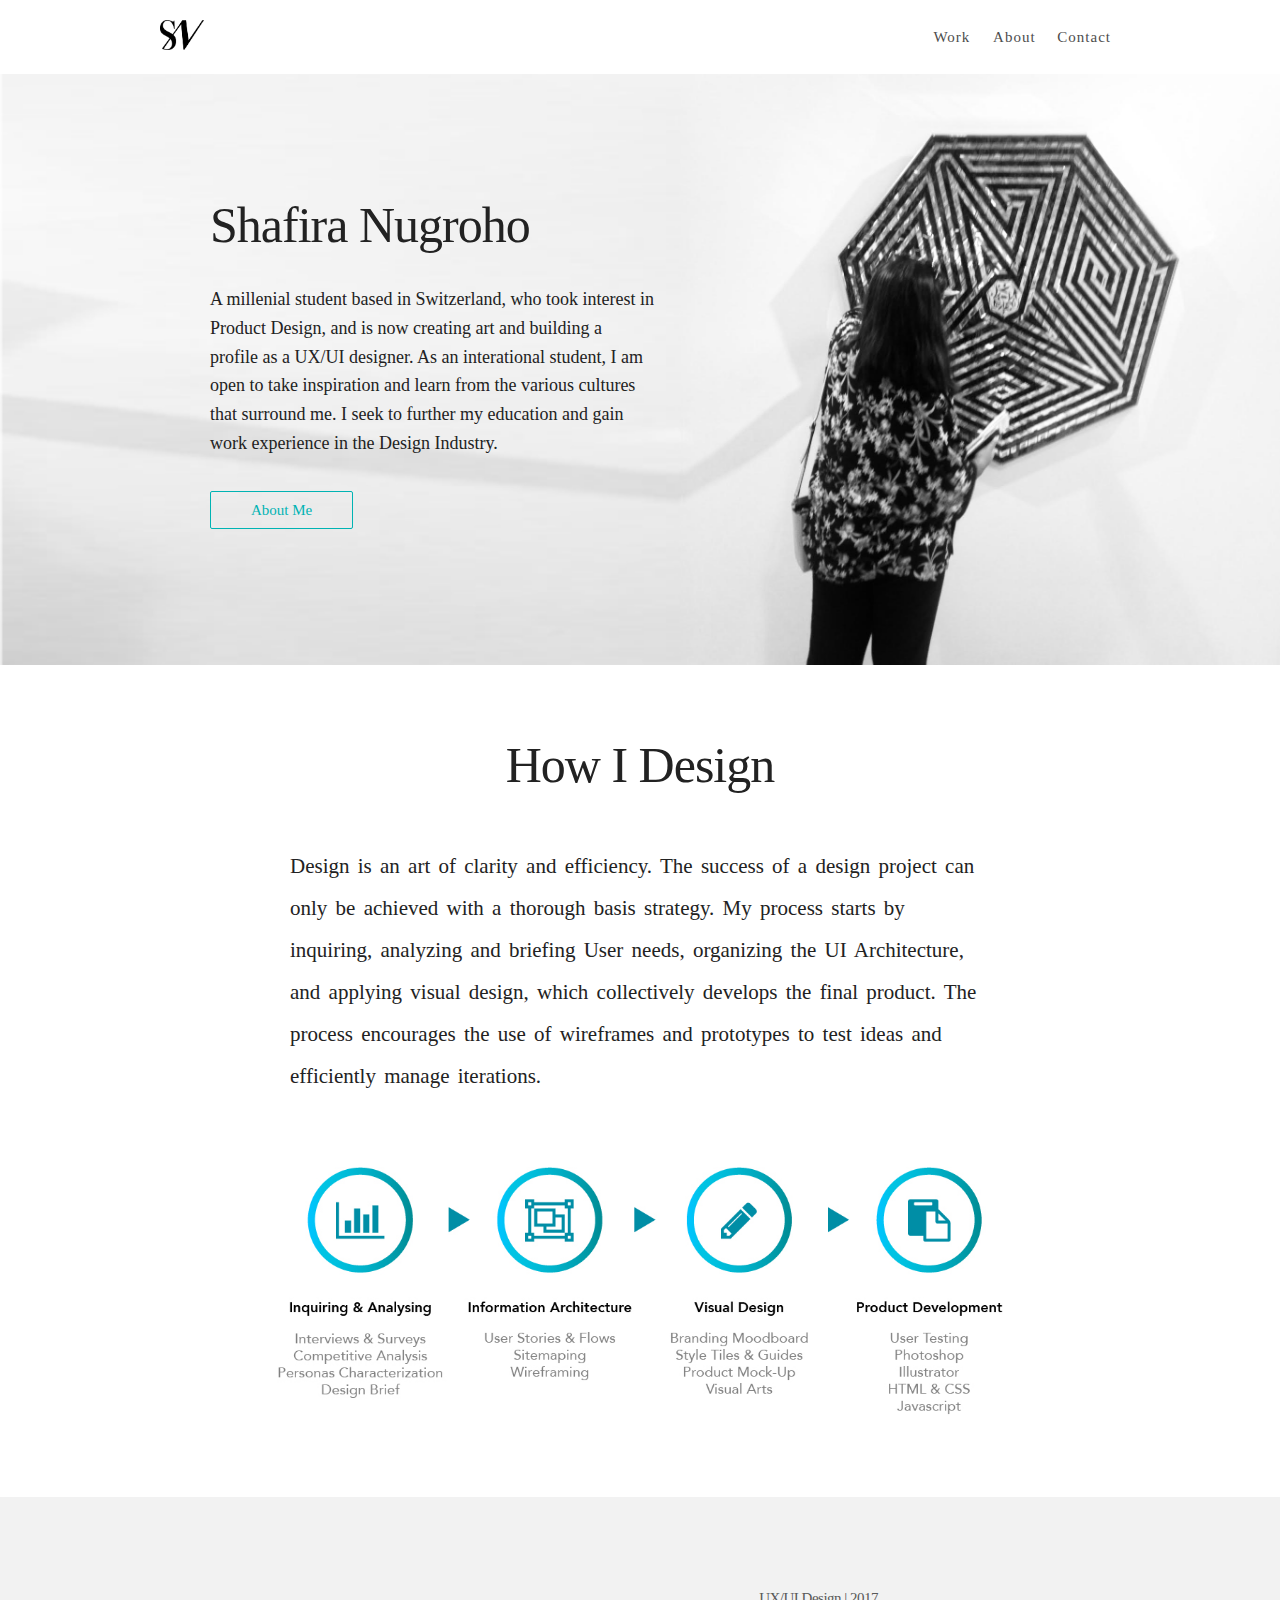
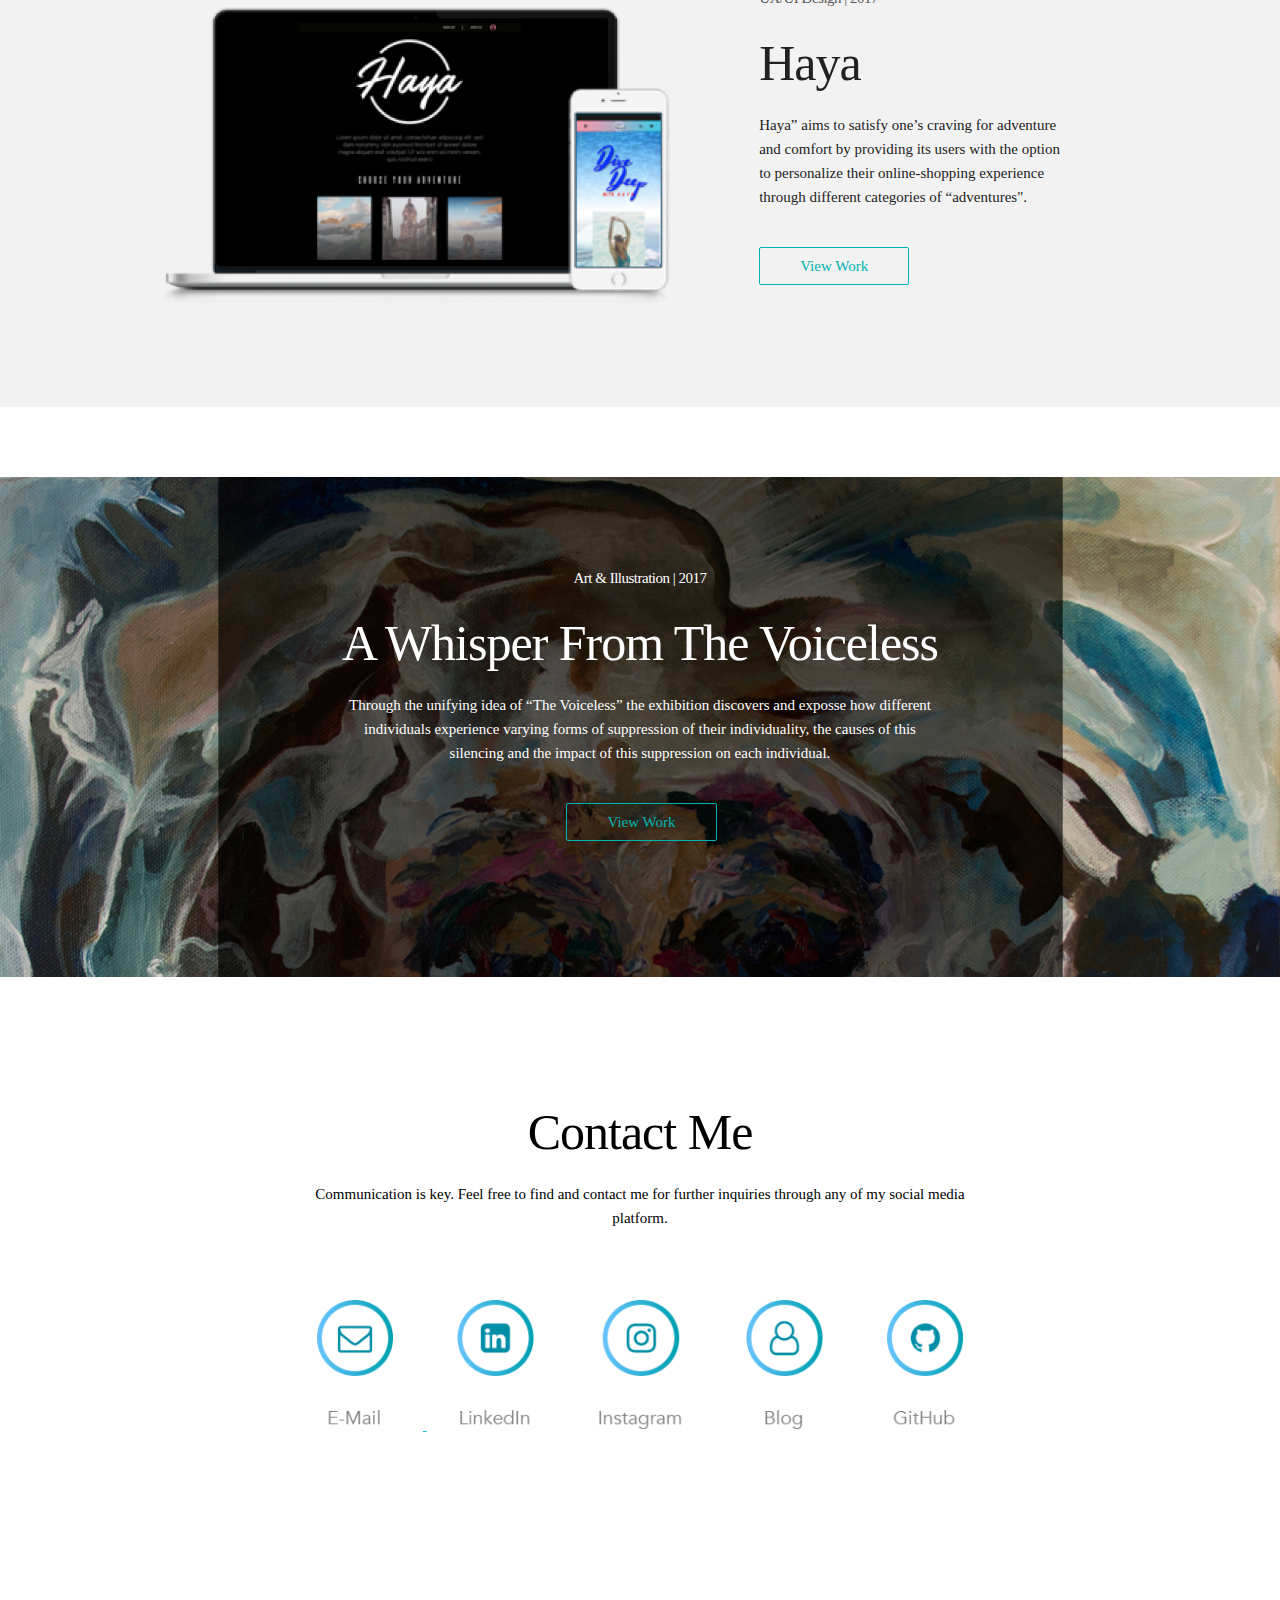
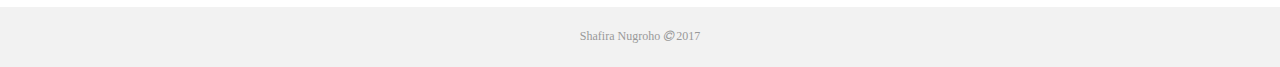
<file: Portfolio/index.html>
<!DOCTYPE html>
<html lang="en">
<head>

  <meta charset="utf-8">
  <title>Shafira Nugroho</title>
  <meta name="description" content="Shafira Nugroho is a UX designer based in the Zurich, Switzerland.">
  <meta name="author" content="Shafira Nugroho">
    
  <!-- Mobile Specific Metas
  –––––––––––––––––––––––––––––––––––––––––––––––––– -->
  <meta name="viewport" content="width=device-width, initial-scale=1">


  <!-- Google Fonts -->
  <link href='http://fonts.googleapis.com/css?family=Lato:300,400,700,300italic,400italic,700italic|Varela+Round' rel='stylesheet' type='text/css'>
 
 <!-- CSS -->
 <link rel="stylesheet" href="css/normalize.css">
 <link rel="stylesheet" href="css/style.css">
 <link rel="stylesheet" href="css/font-awesome.css">
 <link rel="stylesheet" href="css/skeleton.css">


</head>
<body>
<?php include_once("analyticstracking.php") ?>
    
<!-- Header -->
<section class="header">
<div class="navbar"> 
    <div class="container">
        <div class="row">
            <a class="one-half column logo-position logo" href="index.html">
            <img src="images/logo.png" alt="Shafira Nugroho" /></a>
            </a>
            <div class="one-half column" align="center">
                <nav class="cs-nav">
                    <div class="cs-nav-display"><a class="cs-name-gray" href="work.html"> Work </a></div>
                    <div class="cs-nav-display"><a class="cs-name-gray" href="about.html">About</a></div>
                    <div class="cs-nav-display"><a class="cs-name-gray" href="about.html">Contact</a></div>
                </nav>
            </div>
        </div>
    </div> 
</section>

<!-- ABOUT -->
	<section class="about">
	<div class="container">
		<div class="row">
		<div class="seven columns" align="left">
			<h1>Shafira Nugroho<h1>
				<p><h6>A millenial student based in Switzerland, who took interest in Product Design, and is now creating art and building a profile as a UX/UI designer. As an interational student, I am open to take inspiration and learn from the various cultures that surround me. I seek to further my education and gain work experience in the Design Industry.</h6></p>
				<p><a href="about.html" class="btn">About Me</a><p>
			</div>
		<div class="five columns"></div>

		</div>
		</div>	
	</div>
	</section>	

<!-- PROCESS -->
<section class="text">
<div class="container container-text">
	<h1 align="middle">How I Design</h1>
	<h6>Design is an art of clarity and efficiency. The success of a design project can only be achieved with a thorough basis strategy. My process starts by inquiring, analyzing and briefing User needs, organizing the UI Architecture, and applying visual design, which collectively develops the final product. The process encourages the use of wireframes and prototypes to test ideas and efficiently manage iterations.</h6></div>

	<section= class="process">

	<img src="images/process2.jpg" alt="Design Process" />

	</div>
	</section>	

<!-- SAMPLE1 -->
<section class="sample1">
<div class="container">
	<div class="row">
		<div class="six columns">
		<img src="images/hayasample.png" alt="Haya" />
		</div>

		<div class="six columns">
		<h5><a href="work.html"> UX/UI Design | 2017</a></h5>
		<h1>Haya</h1>
		<h6>Haya” aims to satisfy one’s craving for adventure and comfort by providing its users with the option to personalize their online-shopping experience through different categories of “adventures".</h6>
		<a href="haya.html" class="btn">View Work</a>
		</div>
	</div>

	</div>
	</section>	

<!-- SAMPLE2 -->
<section class="sample2">
<div class="container container-text"><center>

		<h5><a href="work.html"> Art & Illustration | 2017</a></h5>
		<h1 center>A Whisper From The Voiceless</h1>
		<h6 center>Through the unifying idea of “The Voiceless” the exhibition discovers and exposse how different individuals experience varying forms of suppression of their individuality, the causes of this silencing and the impact of this suppression on each individual.</h6></div>
		<div class="container"><center><a href="whisper.html" class="btn3">View Work</a>


	
	</center></div>
	</section>	

<!-- CONTACT -->
<section class="contact">
<div class="container container-text">

		<h1 id="top">Contact Me</h1></a>
		<h6>Communication is key. Feel free to find and contact me for further inquiries through any of my social media platform.</h6>
		</div>


	</section>

<!-- CONTACT -->
<section class="contact">
<div class="container" align="center">

<a href="mailto:shafira.maharani@gmail.com"><img src="images/mail.png" alt="E-Mail" /> </a>
<a href="_____"><img src="images/linkdin.png" alt="LinkedIn" /></a>
<a href="https://www.instagram.com/shafiffi/"><img src="images/insta.png" alt="Instagram" /></a>
<a href="http://virasart.tumblr.com/"><img src="images/blog.png" alt="Blog" /></a>
<a href="https://github.com/shafiranugroho"><img src="images/github.png" alt="Git Hub" /></a>

			

	</div>
	</section>


</body>

<!-- FOOTER -->

<footer>
	<center>
<h6>Shafira Nugroho  <i class="  fa-copyright"></i>  2017</h6>
	</center>
</footer>

</html>
</file>
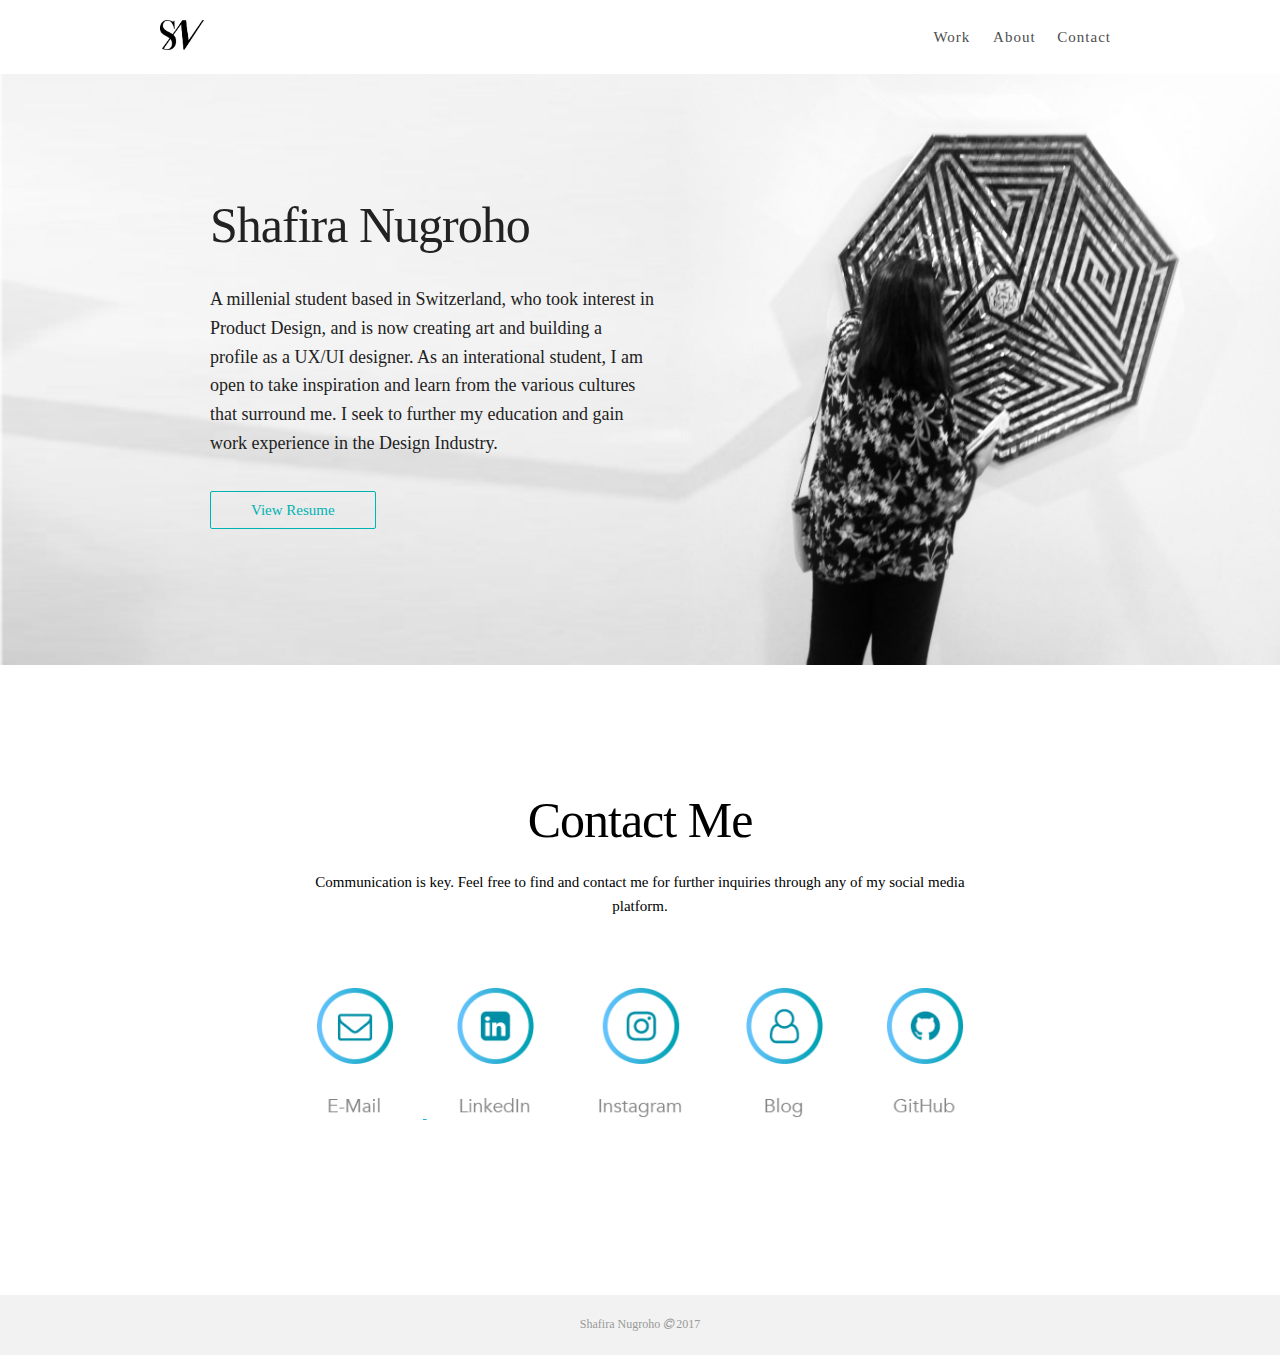
<file: Portfolio/about.html>
<!DOCTYPE html>
<html lang="en">
<head>

  <meta charset="utf-8">
  <title>Shafira Nugroho</title>
  <meta name="description" content="Shafira Nugroho is a UX designer based in the Zurich, Switzerland.">
  <meta name="author" content="Shafira Nugroho">
    
  <!-- Mobile Specific Metas
  –––––––––––––––––––––––––––––––––––––––––––––––––– -->
  <meta name="viewport" content="width=device-width, initial-scale=1">


  <!-- Google Fonts -->
  <link href='http://fonts.googleapis.com/css?family=Lato:300,400,700,300italic,400italic,700italic|Varela+Round' rel='stylesheet' type='text/css'>
 
 <!-- CSS -->
 <link rel="stylesheet" href="css/normalize.css">
 <link rel="stylesheet" href="css/style.css">
 <link rel="stylesheet" href="css/font-awesome.css">
 <link rel="stylesheet" href="css/skeleton.css">


</head>
<body>
<?php include_once("analyticstracking.php") ?>
    
<!-- Header -->
<section class="header">
<div class="navbar"> 
    <div class="container">
        <div class="row">
            <a class="one-half column logo-position logo" href="index.html">
            <img src="images/logo.png" alt="Shafira Nugroho" /></a>
            </a>
            <div class="one-half column" align="center">
                <nav class="cs-nav">
                    <div class="cs-nav-display"><a class="cs-name-gray" href="work.html"> Work </a></div>
                    <div class="cs-nav-display"><a class="cs-name-gray" href="about.html">About</a></div>
                    <div class="cs-nav-display"><a class="cs-name-gray" href="#down">Contact</a></div>
                </nav>
            </div>
        </div>
    </div> 
</section>

<!-- ABOUT -->
	<section class="about">
	<div class="container">
		<div class="row">
		<div class="seven columns" align="left">
			<h1>Shafira Nugroho<h1>
				<p><h6>A millenial student based in Switzerland, who took interest in Product Design, and is now creating art and building a profile as a UX/UI designer. As an interational student, I am open to take inspiration and learn from the various cultures that surround me. I seek to further my education and gain work experience in the Design Industry.</h6></p>
				<p><a href="about.html" class="btn">View Resume</a><p>
			</div>
		<div class="five columns"></div>

		</div>
		</div>	
	</div>
	</section>	

<!-- CONTACT -->
<section class="contact">
<div class="container-text">

		<h1 id="down">Contact Me</h1></a>
		<h6>Communication is key. Feel free to find and contact me for further inquiries through any of my social media platform.</h6>
		</div>


	</section>

<!-- CONTACT -->
<section class="contact">
<div class="container" align="center">

<a href="mailto:shafira.maharani@gmail.com"><img src="images/mail.png" alt="E-Mail" /> </a>
<a href="_____"><img src="images/linkdin.png" alt="LinkedIn" /></a>
<a href="https://www.instagram.com/shafiffi/"><img src="images/insta.png" alt="Instagram" /></a>
<a href="http://virasart.tumblr.com/"><img src="images/blog.png" alt="Blog" /></a>
<a href="https://github.com/shafiranugroho"><img src="images/github.png" alt="Git Hub" /></a>

			

	</div>
	</section>


</body>

<!-- FOOTER -->

<footer>
	<center>
<h6>Shafira Nugroho  <i class="  fa-copyright"></i>  2017</h6>
	</center>
</footer>

</html>
</file>
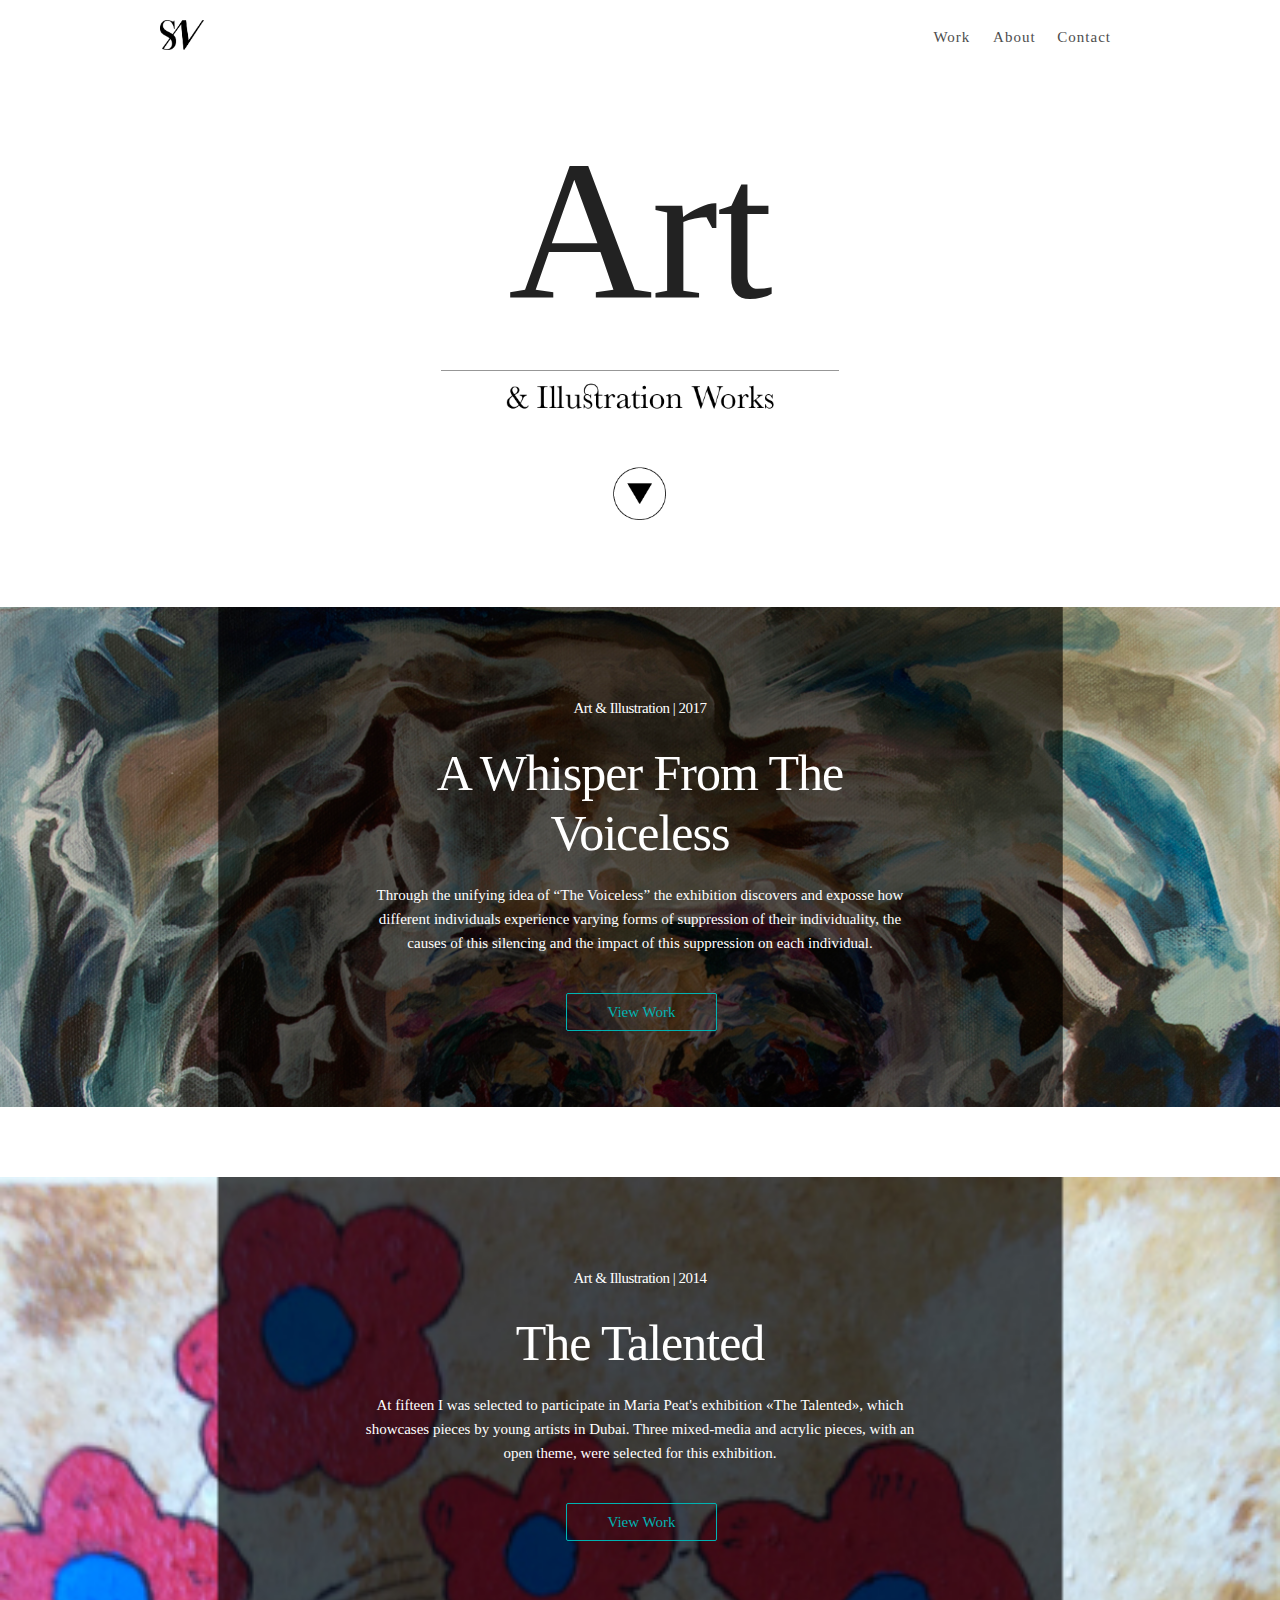
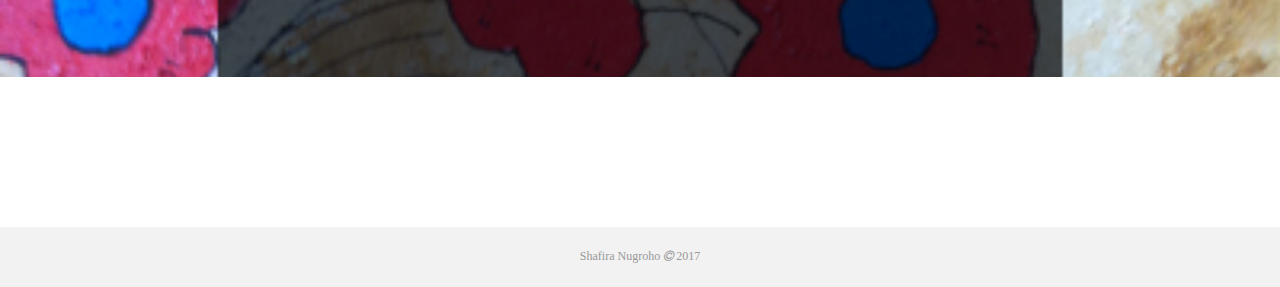
<file: Portfolio/art.html>
<!DOCTYPE html>
<html lang="en">
<head>

  <meta charset="utf-8">
  <title>Shafira Nugroho</title>
  <meta name="description" content="Shafira Nugroho is a UX designer based in the Zurich, Switzerland.">
  <meta name="author" content="Shafira Nugroho">
    
  <!-- Mobile Specific Metas
  –––––––––––––––––––––––––––––––––––––––––––––––––– -->
  <meta name="viewport" content="width=device-width, initial-scale=1">


  <!-- Google Fonts -->
  <link href='http://fonts.googleapis.com/css?family=Lato:300,400,700,300italic,400italic,700italic|Varela+Round' rel='stylesheet' type='text/css'>
 
 <!-- CSS -->
 <link rel="stylesheet" href="css/normalize.css">
 <link rel="stylesheet" href="css/style.css">
 <link rel="stylesheet" href="css/font-awesome.css">
 <link rel="stylesheet" href="css/skeleton.css">


</head>
<body>
<?php include_once("analyticstracking.php") ?>
    
<!-- Header -->
<section class="header">
<div class="navbar"> 
    <div class="container">
        <div class="row">
            <a class="one-half column logo-position logo" href="index.html">
            <img src="images/logo.png" alt="Shafira Nugroho" /></a>
            </a>
            <div class="one-half column" align="center">
                <nav class="cs-nav">
                    <div class="cs-nav-display"><a class="cs-name-gray" href="work.html"> Work </a></div>
                    <div class="cs-nav-display"><a class="cs-name-gray" href="about.html">About</a></div>
                    <div class="cs-nav-display"><a class="cs-name-gray" href="about.html">Contact</a></div>
                </nav>
            </div>
        </div>
    </div> 
</section>

<!-- TITLE -->
	<section class="title">
	<div class="container">
		<h1><center>Art</center></h1>
		<center><a href="#down"><img src="images/artworks.png" alt="design works" /></a></center>


	</div>
</section>

<!-- SAMPLE2 -->
<section id="down" class="sample2">
<div class="container-text"><center>

		<h5><a href="work.html"> Art & Illustration | 2017</a></h5>
		<h1 center>A Whisper From The Voiceless</h1>
		<h6 center>Through the unifying idea of “The Voiceless” the exhibition discovers and exposse how different individuals experience varying forms of suppression of their individuality, the causes of this silencing and the impact of this suppression on each individual.</h6>
		<a href="whisper.html" class="btn3">View Work</a>


	
	</center></div>
	</section>	

<!-- SAMPLE3 -->
<section class="sample3">
<div class="container-text"><center>

		<h5><a href="work.html"> Art & Illustration | 2014</a></h5>
		<h1 center>The Talented</h1>
		<h6 center>At fifteen I was selected to participate in Maria Peat's exhibition «The Talented», which showcases pieces by young artists in Dubai. Three mixed-media and acrylic pieces, with an open theme, were selected for this exhibition.</h6>
		<a href="thetalented.html" class="btn3">View Work</a>


	
	</center></div>
	</section>


</body>

<!-- FOOTER -->

<footer>
	<center>
<h6>Shafira Nugroho  <i class="  fa-copyright"></i>  2017</h6>
	</center>
</footer>

</html>
</file>
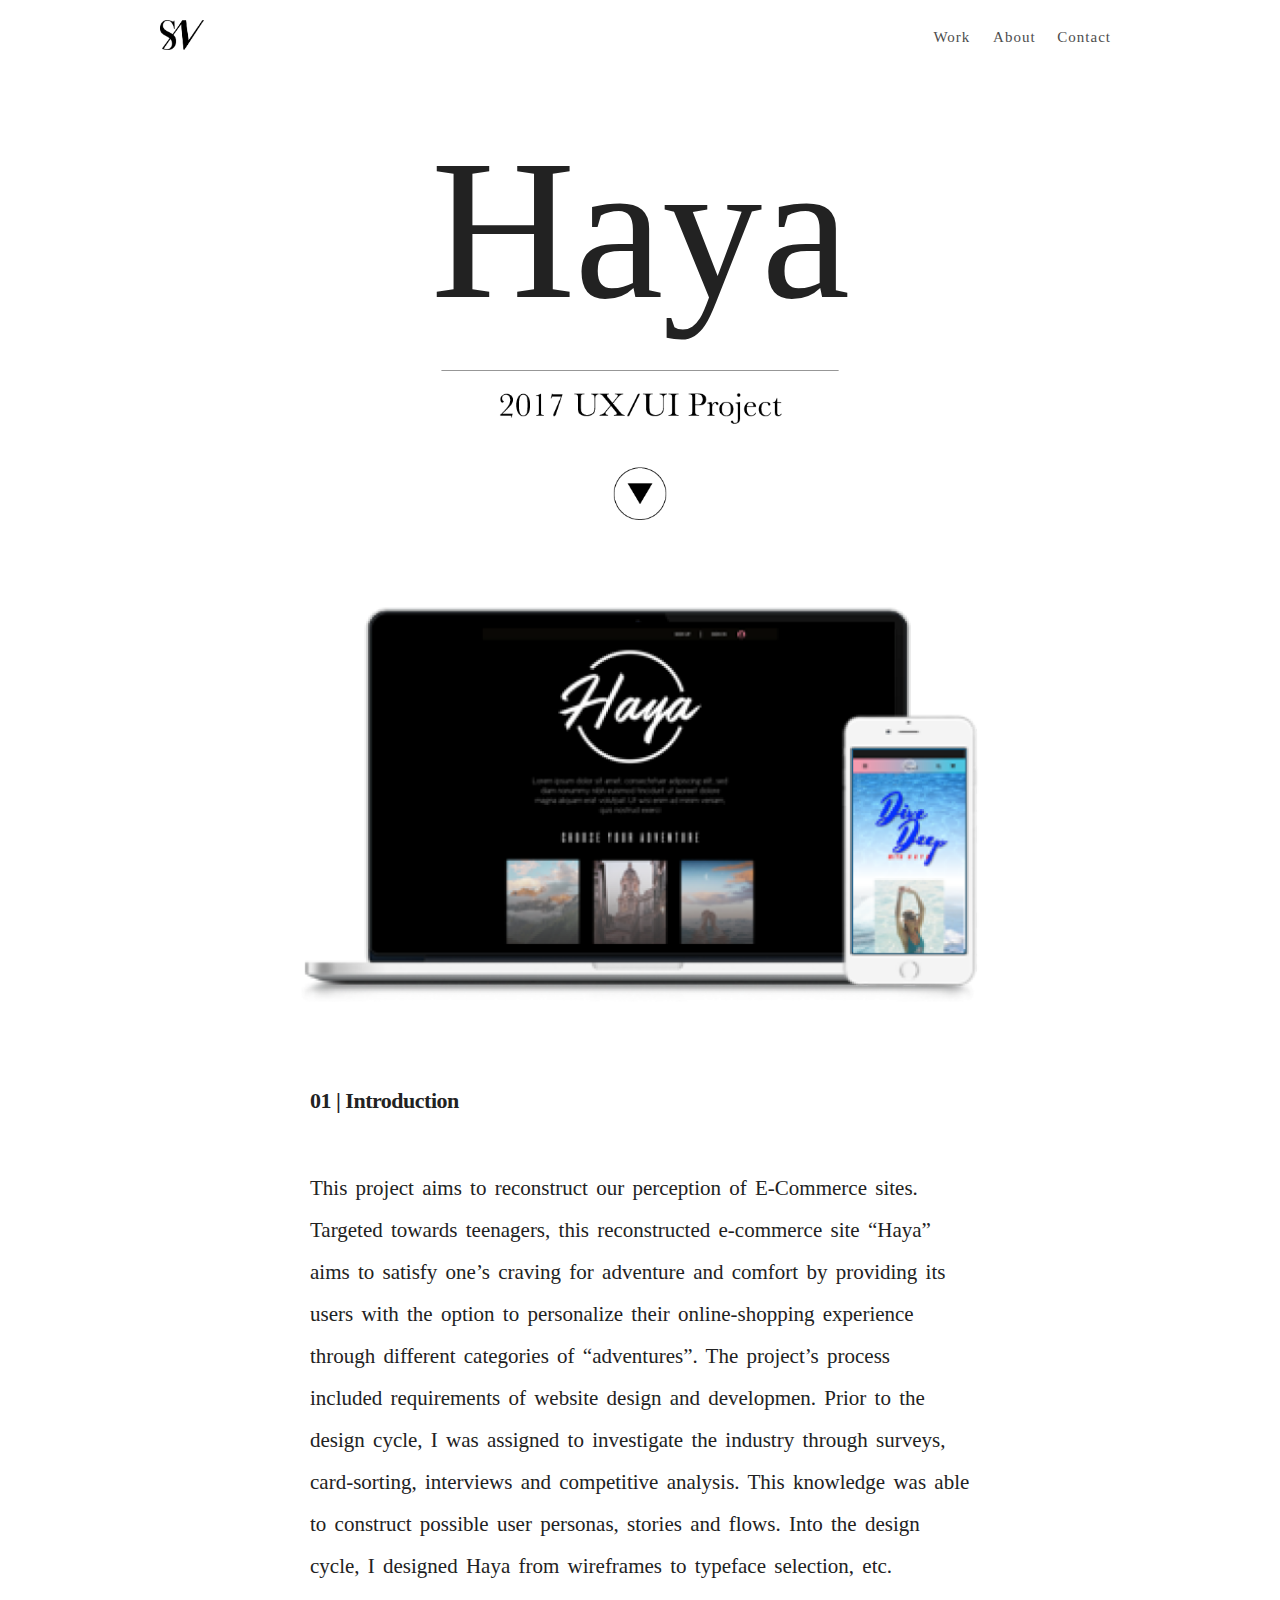
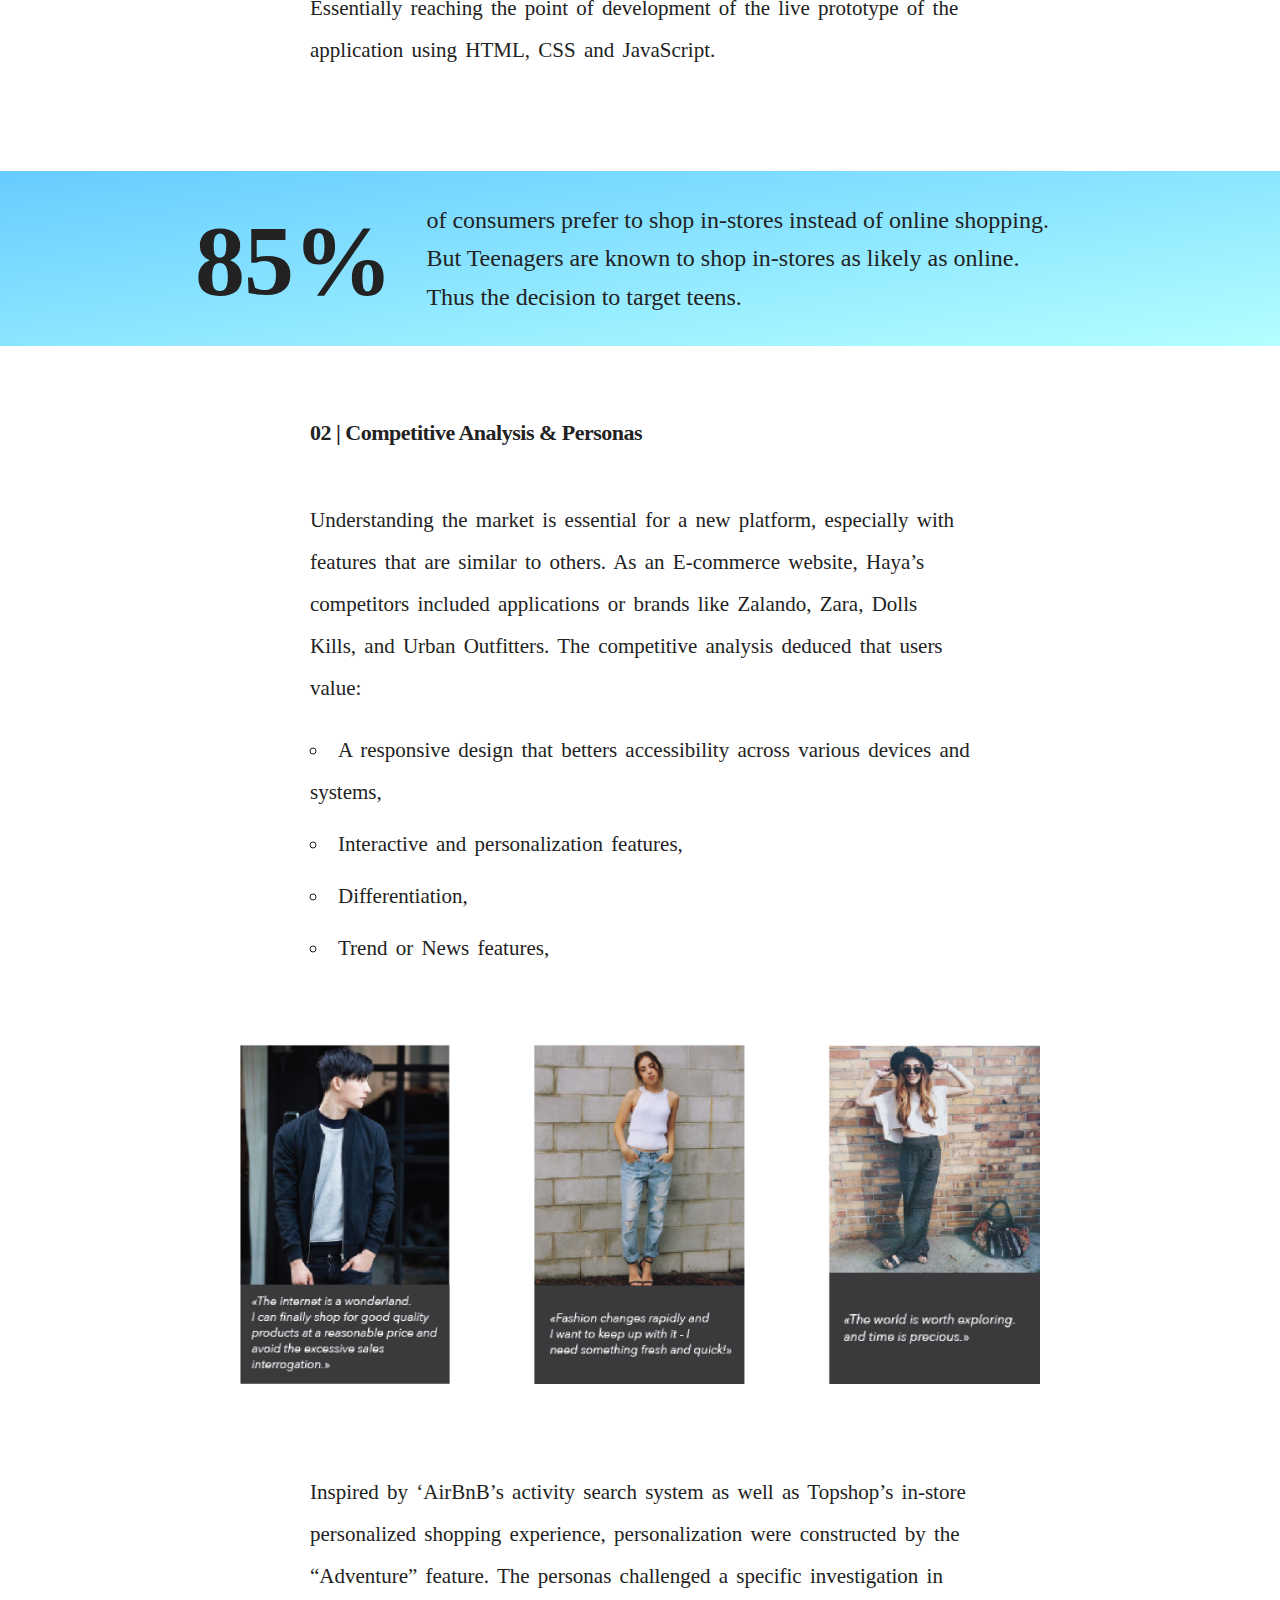
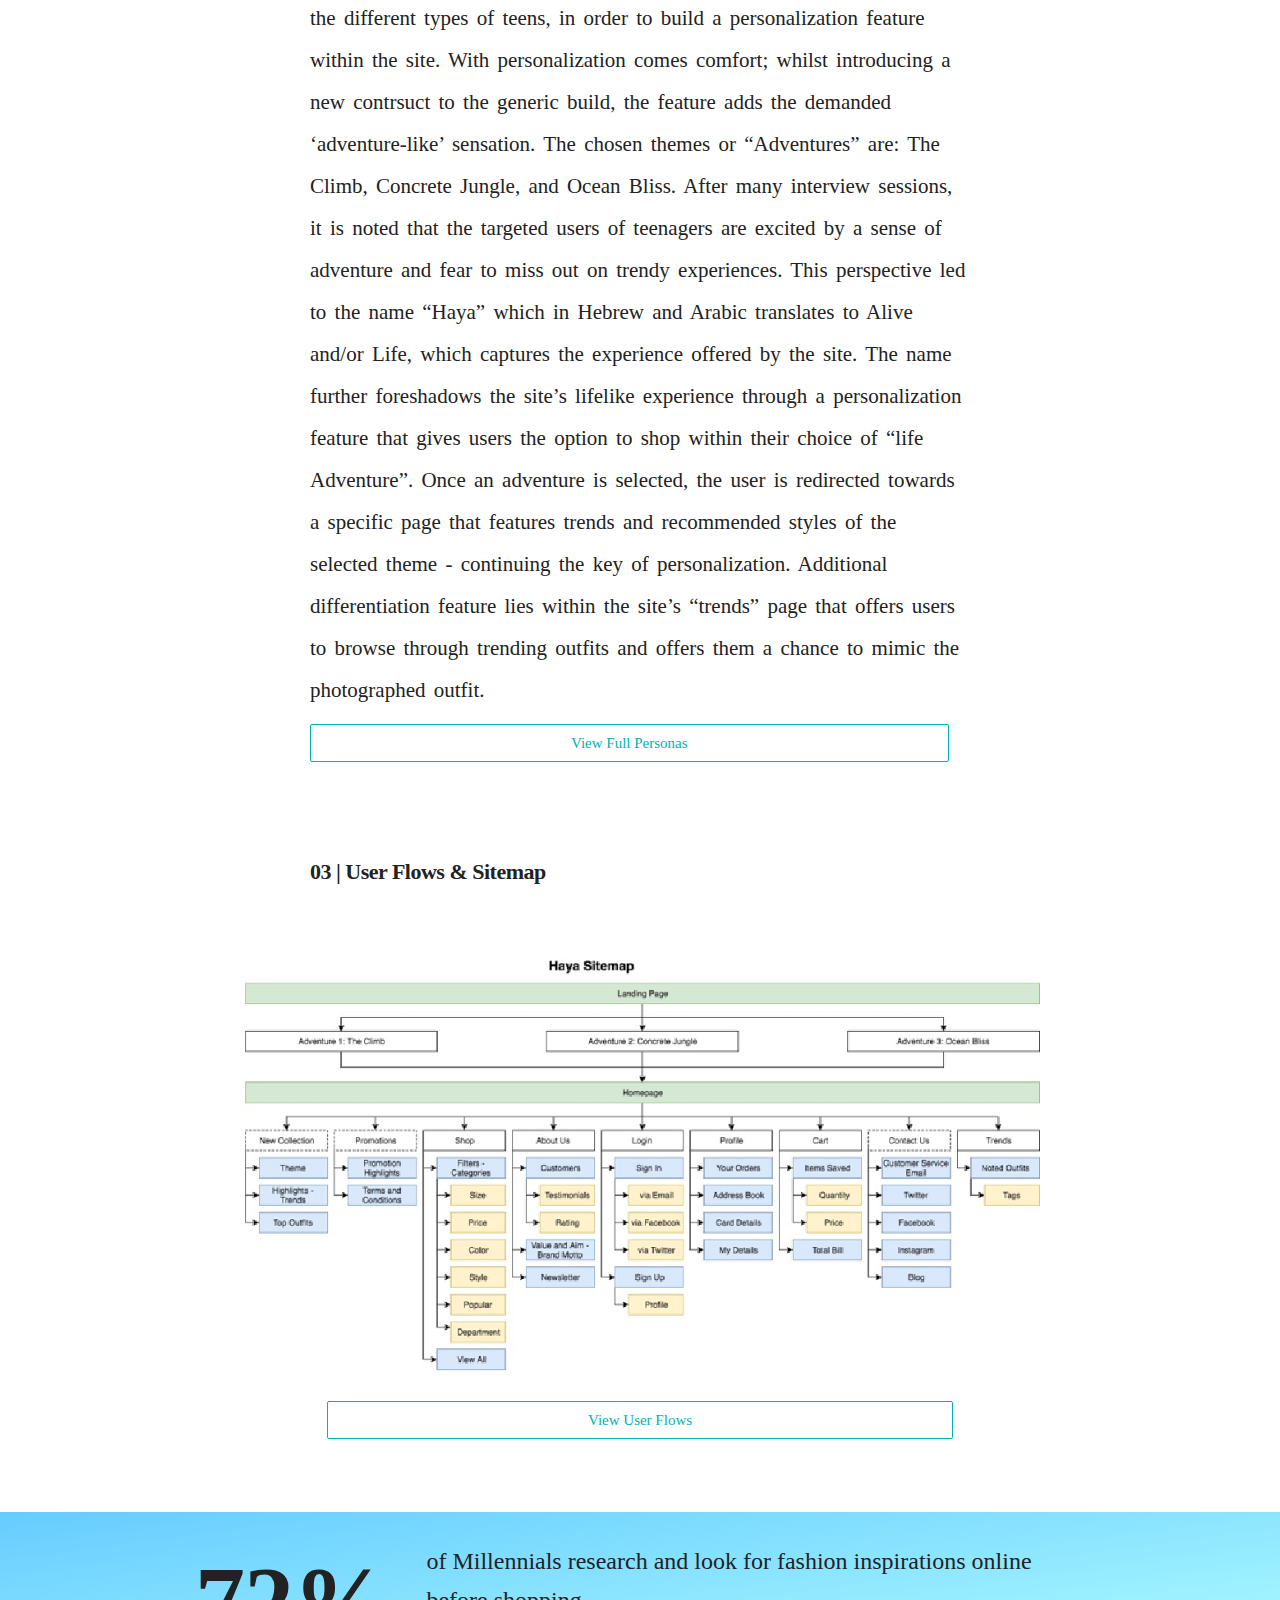
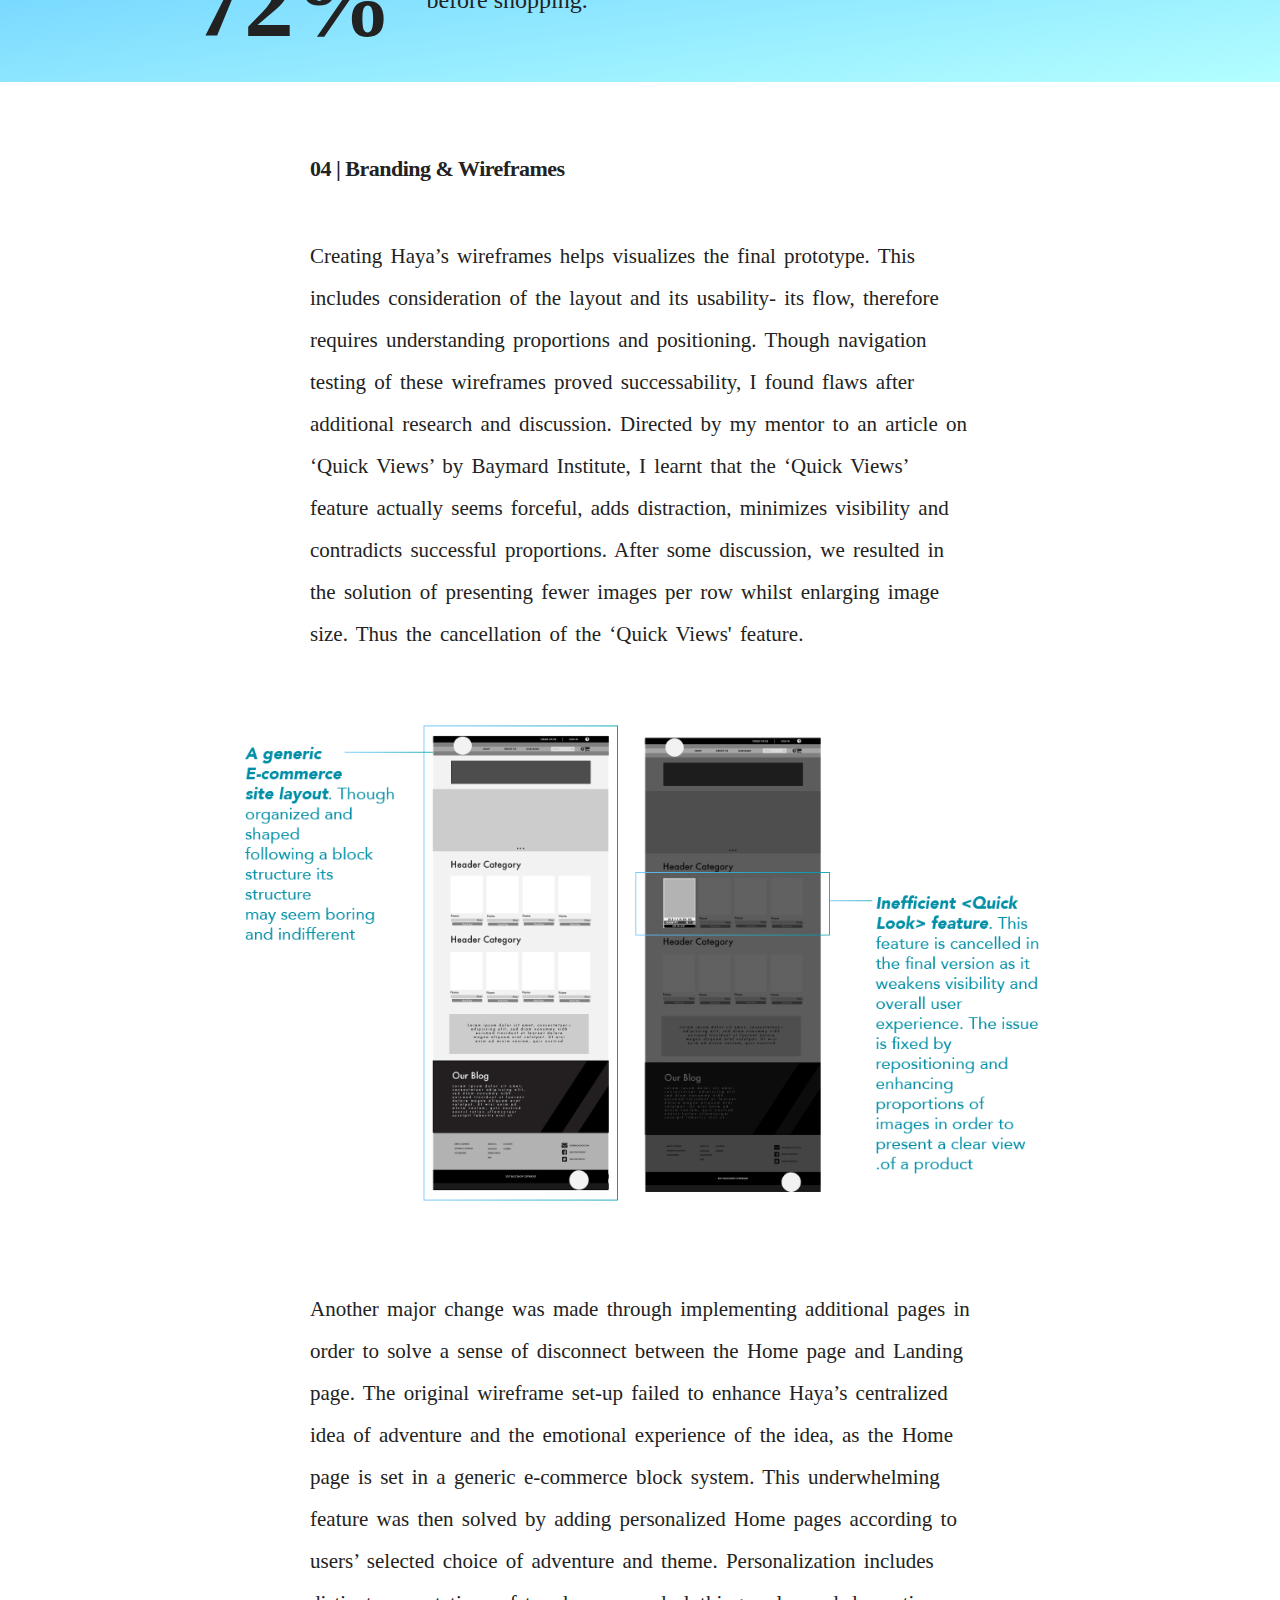
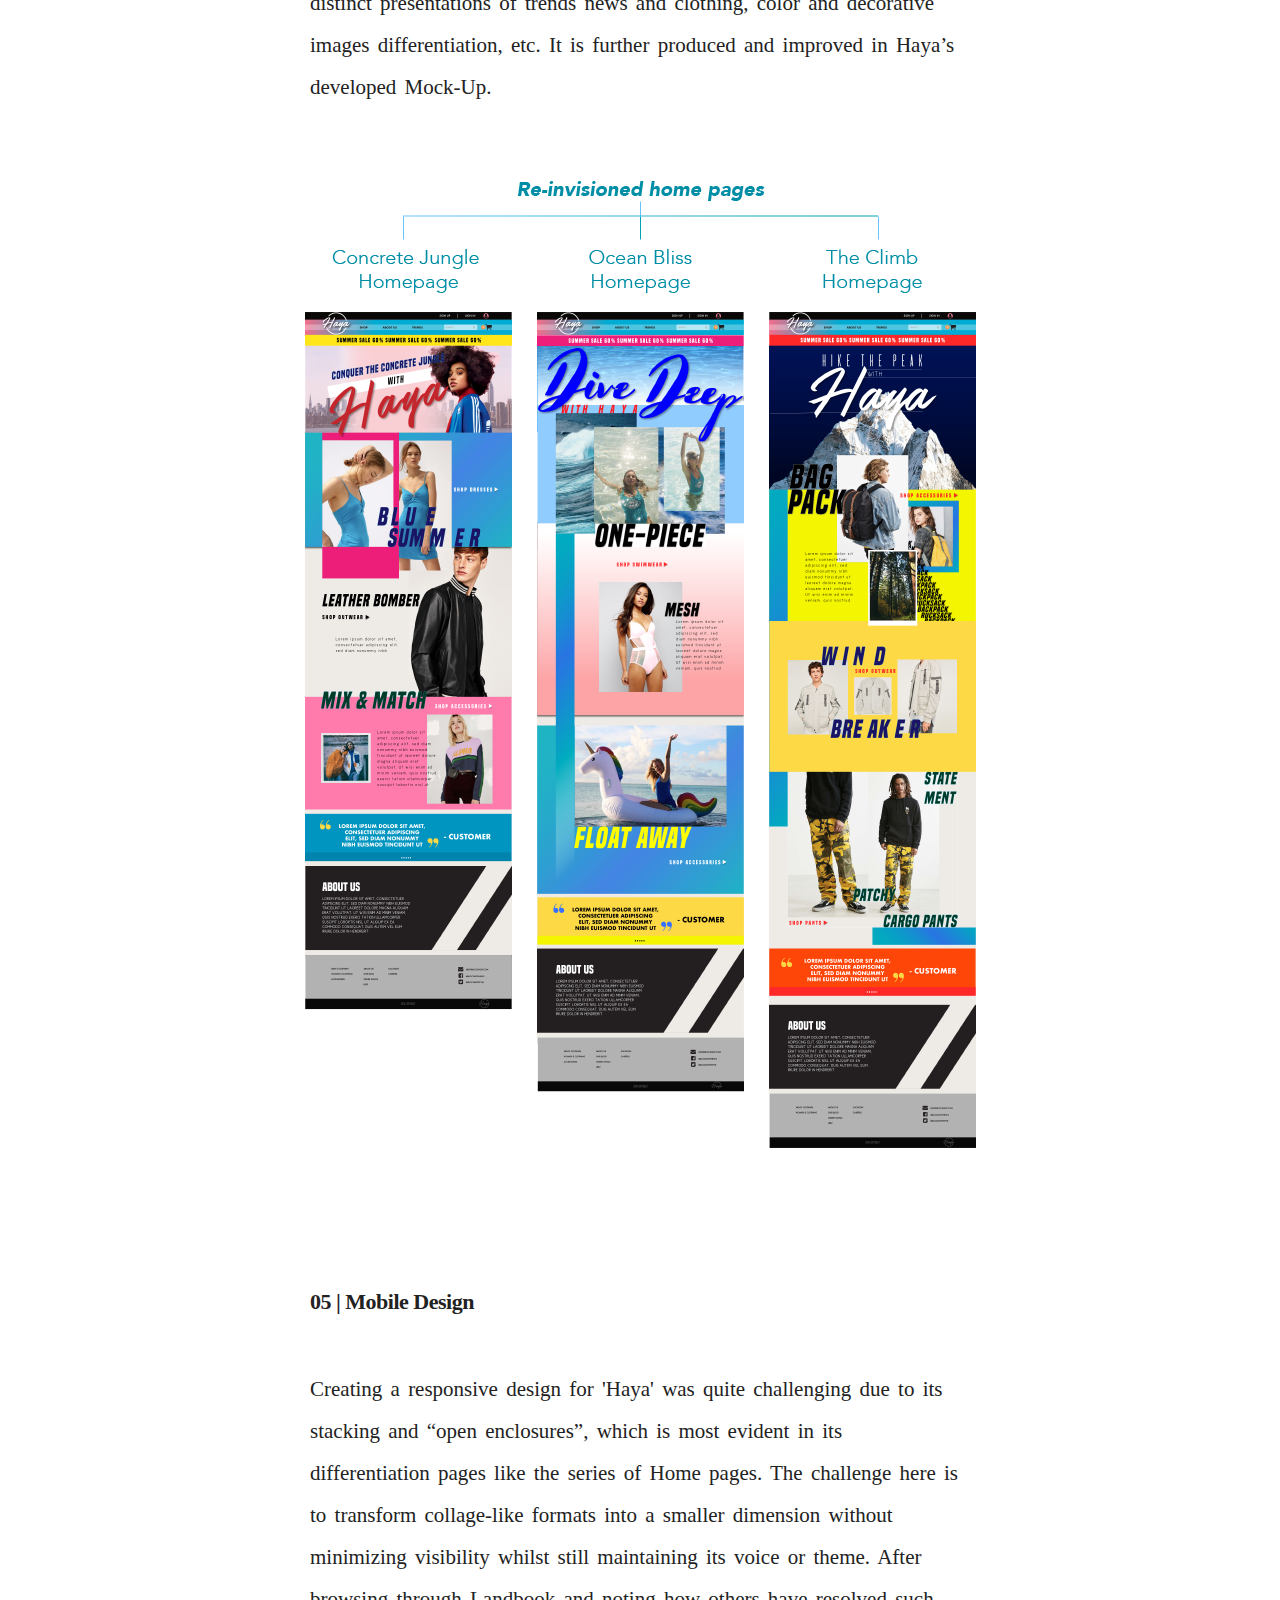
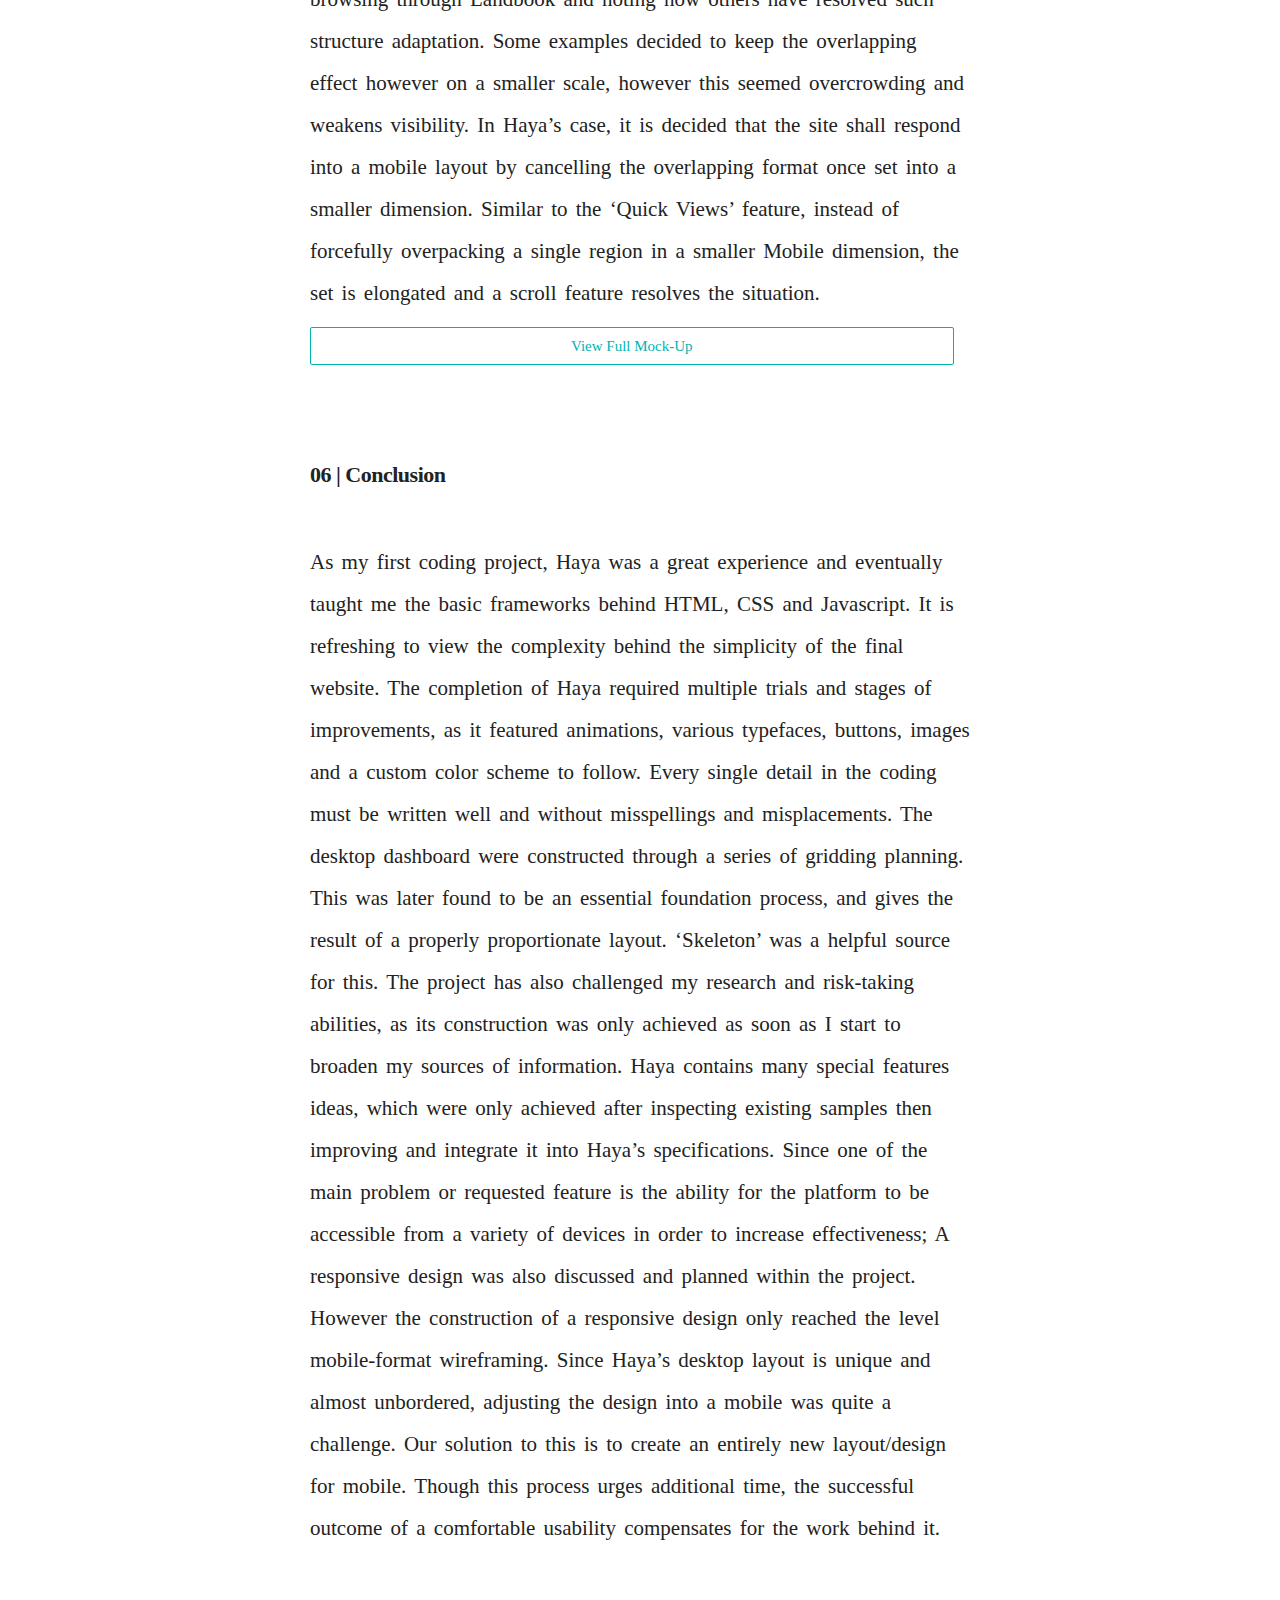
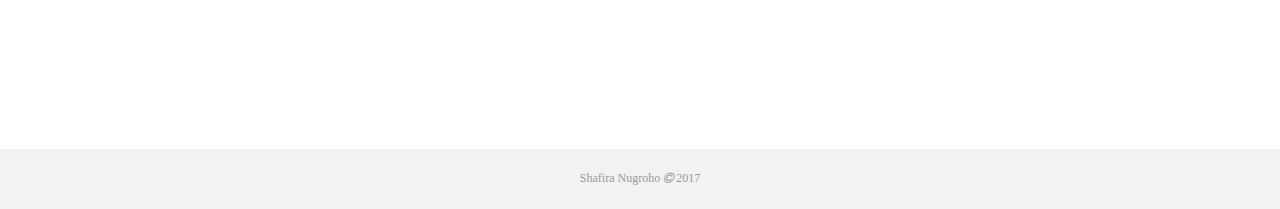
<file: Portfolio/haya.html>
<!DOCTYPE html>
<html lang="en">
<head>

  <meta charset="utf-8">
  <title>Shafira Nugroho</title>
  <meta name="description" content="Shafira Nugroho is a UX designer based in the Zurich, Switzerland.">
  <meta name="author" content="Shafira Nugroho">
    
  <!-- Mobile Specific Metas
  –––––––––––––––––––––––––––––––––––––––––––––––––– -->
  <meta name="viewport" content="width=device-width, initial-scale=1">


  <!-- Google Fonts -->
  <link href='http://fonts.googleapis.com/css?family=Lato:300,400,700,300italic,400italic,700italic|Varela+Round' rel='stylesheet' type='text/css'>
 
 <!-- CSS -->
 <link rel="stylesheet" href="css/normalize.css">
 <link rel="stylesheet" href="css/style.css">
 <link rel="stylesheet" href="css/font-awesome.css">
 <link rel="stylesheet" href="css/skeleton.css">


</head>
<body>
<?php include_once("analyticstracking.php") ?>
    
<!-- Header -->
<section class="header">
<div class="navbar"> 
    <div class="container">
        <div class="row">
            <a class="one-half column logo-position logo" href="index.html">
            <img src="images/logo.png" alt="Shafira Nugroho" /></a>
            </a>
            <div class="one-half column" align="center">
                <nav class="cs-nav">
                    <div class="cs-nav-display"><a class="cs-name-gray" href="work.html"> Work </a></div>
                    <div class="cs-nav-display"><a class="cs-name-gray" href="about.html">About</a></div>
                    <div class="cs-nav-display"><a class="cs-name-gray" href="about.html">Contact</a></div>
                </nav>
            </div>
        </div>
    </div> 
</section>

<!-- TITLE -->
	<section class="title">
	<div class="container">
		<h1><center>Haya</center></h1>
		<center><a href="#down"><img src="images/hayadown.png" alt="design works" /></a></center>

	</div>
</section>

<!-- IMAGEBANNER -->
	<section class="imagebanner">
	<div class="container">

<center><img src="images/hayasample.png" alt="design works" /></center>

</section>
</div>

<!-- TEXT -->
	<section class="text">
	<div class="container-text">
		<h5 id="down">01 |  Introduction</h5>
		<h6>This project aims to reconstruct our perception of E-Commerce sites. Targeted towards teenagers, this reconstructed e-commerce site “Haya” aims to satisfy one’s craving for adventure and comfort by providing its users with the option to personalize their online-shopping experience through different categories of “adventures”. The project’s process included requirements of website design and developmen. Prior to the design cycle, I was assigned to investigate the industry through surveys, card-sorting, interviews and competitive analysis. This knowledge was able to construct possible user personas, stories and flows. Into the design cycle, I designed Haya from wireframes to typeface selection, etc. Essentially reaching the point of development of the live prototype of the application using HTML, CSS and JavaScript.
		</h6>

	</div>
</section>

<!-- FACTS -->
	<section class="facts">
	<div class="container">
		<div class="row">
		<div class="two columns" align="right">
			<h1>85%</h1>
		</div>

			<div class="ten columns" align="left"><h6>
			of consumers prefer to shop in-stores instead of online shopping. But Teenagers are known to shop in-stores as likely as online. Thus the decision to target teens. </h6>
		</div>
	</div>

</section>
</div>

<!-- TEXT -->
	<section class="text">
	<div class="container-text">
		<h5>02 |  Competitive Analysis & Personas</h5>
		<h6>Understanding the market is essential for a new platform, especially with features that are similar to others. As an E-commerce website, Haya’s competitors included applications or brands like Zalando, Zara, Dolls Kills, and Urban Outfitters. The competitive analysis deduced that users value: 
			<ul>
				<li>A responsive design that betters accessibility across various devices and systems,</li>
				<li>Interactive and personalization features,</li>
				<li>Differentiation,</li>
				<li>Trend or News features,</li>
			</ul>
		</h6></div>

		<center><img src="images/personas.png" alt="Personas" />
		</center>

		<div class="container-text">
		<h6>Inspired by ‘AirBnB’s activity search system as well as Topshop’s in-store personalized shopping experience,  personalization were constructed by the “Adventure” feature. The personas challenged a specific investigation in the different types of teens, in order to build a personalization feature within the site. With personalization comes comfort; whilst introducing a new contrsuct to the generic build, the feature adds the demanded ‘adventure-like’ sensation. The chosen themes or “Adventures” are: The Climb, Concrete Jungle, and Ocean Bliss.  After many interview sessions, it is noted that the targeted users of teenagers are excited by a sense of adventure and fear to miss out on trendy experiences. This perspective led to the name “Haya” which in Hebrew and Arabic translates to Alive and/or Life, which captures the experience offered by the site. The name further foreshadows the site’s lifelike experience through a personalization feature that gives users the option to shop within their choice of “life Adventure”. Once an adventure is selected, the user is redirected towards a specific page that features trends and recommended styles of the selected theme - continuing the key of personalization. Additional differentiation feature lies within the site’s “trends” page that offers users to browse through trending outfits and offers them a chance to mimic the photographed outfit.</h6>

		<a href="personas.html" class="btn2">View Full Personas</a>

	</div>
</section>

<!-- TEXT -->
	<section class="text">
	<div class="container-text">
		<h5>03 |  User Flows & Sitemap</h5></div>
		<center><img src="images/sitemap.png" alt="Sitemap" /></center>

		<center><a href="userflows.html" class="btn2">View User Flows</a>
		</center>

</section>

<!-- FACTS -->
	<section class="facts">
	<div class="container">
		<div class="row">
		<div class="two columns" align="right">
			<h1>72%</h1>
		</div>

			<div class="ten columns" align="left"><h6>
			of Millennials research and look for fashion inspirations online before shopping.</h6>
		</div>
	</div>

</section>
</div>

<!-- TEXT -->
	<section class="text">
	<div class="container-text">
		<h5>04 |  Branding & Wireframes</h5>
		<h6>Creating Haya’s wireframes helps visualizes the final prototype. This includes consideration of the layout and its usability- its flow, therefore requires understanding proportions and positioning. Though navigation testing of these wireframes proved successability, I found flaws after additional research and discussion. Directed by my mentor to an article on ‘Quick Views’ by Baymard Institute, I learnt that the ‘Quick Views’ feature actually seems forceful, adds distraction, minimizes visibility and contradicts successful proportions. After some discussion, we resulted in the solution of presenting fewer images per row whilst enlarging image size. Thus the cancellation of the ‘Quick Views' feature. </h6>
	</div>

		<center><img src="images/wireframe.png" alt="Wireframes" /></center>

	<div class="container-text">
	<h6>Another major change was made through implementing additional pages in order to solve a sense of disconnect between the Home page and Landing page. The original wireframe set-up failed to enhance Haya’s centralized idea of adventure and the emotional experience of the idea, as the Home page is set in a generic e-commerce block system. This underwhelming feature was then solved by adding personalized Home pages according to users’ selected choice of adventure and theme. Personalization includes distinct presentations of trends news and clothing, color and decorative images differentiation, etc. It is further produced and improved in Haya’s developed Mock-Up.</h6></div>

	<center><img src="images/homepages.png" alt="Homepages" /></center>

</section>

<!-- TEXT -->
	<section class="text">
	<div class="container-text">
		<h5>05 |  Mobile Design</h5>
		<h6>Creating a responsive design for 'Haya' was quite challenging due to its stacking and “open enclosures”, which is most evident in its differentiation pages like the series of Home pages. The challenge here is to transform collage-like formats into a smaller dimension without minimizing visibility whilst still maintaining its voice or theme. After browsing through Landbook and noting how others have resolved such structure adaptation. Some examples decided to keep the overlapping effect however on a smaller scale, however this seemed overcrowding and weakens visibility. In Haya’s case, it is decided that the site shall respond into a mobile layout by cancelling the overlapping format once set into a smaller dimension. Similar to the ‘Quick Views’ feature, instead of forcefully overpacking a single region in a smaller Mobile dimension, the set is elongated and a scroll feature resolves the situation.</h6>

		<a href="mockup.html" class="btn2">View Full Mock-Up</a>

	</div>
</section>

<!-- TEXT -->
	<section class="text">
	<div class="container-text">
		<h5>06 |  Conclusion</h5>
		<h6>As my first coding project, Haya was a great experience and eventually taught me the basic frameworks behind HTML, CSS and Javascript. It is refreshing to view the complexity behind the simplicity of the final website. The completion of Haya required multiple trials and stages of improvements, as it featured animations, various typefaces, buttons, images and a custom color scheme to follow. Every single detail in the coding must be written well and without misspellings and misplacements. The desktop dashboard were constructed through a series of gridding planning. This was later found to be an essential foundation process, and gives the result of a properly proportionate layout. ‘Skeleton’ was a helpful source for this. The project has also challenged my research and risk-taking abilities, as its construction was only achieved as soon as I start to broaden my sources of information. Haya contains many special features ideas, which were only achieved after inspecting existing samples then improving and integrate it into Haya’s specifications. Since one of the main problem or requested feature is the ability for the platform to be accessible from a variety of devices in order to increase effectiveness; A responsive design was also discussed and planned within the project. However the construction of a responsive design only reached the level mobile-format wireframing. Since Haya’s desktop layout is unique and almost unbordered, adjusting the design into a mobile was quite a challenge. Our solution to this is to create an entirely new layout/design for mobile. Though this process urges additional time, the successful outcome of a comfortable usability compensates for the work behind it.</h6>
	</div>
</section>

</body>

<!-- FOOTER -->

<footer>
	<center>
<h6>Shafira Nugroho  <i class="  fa-copyright"></i>  2017</h6>
	</center>
</footer>

</html>
</file>
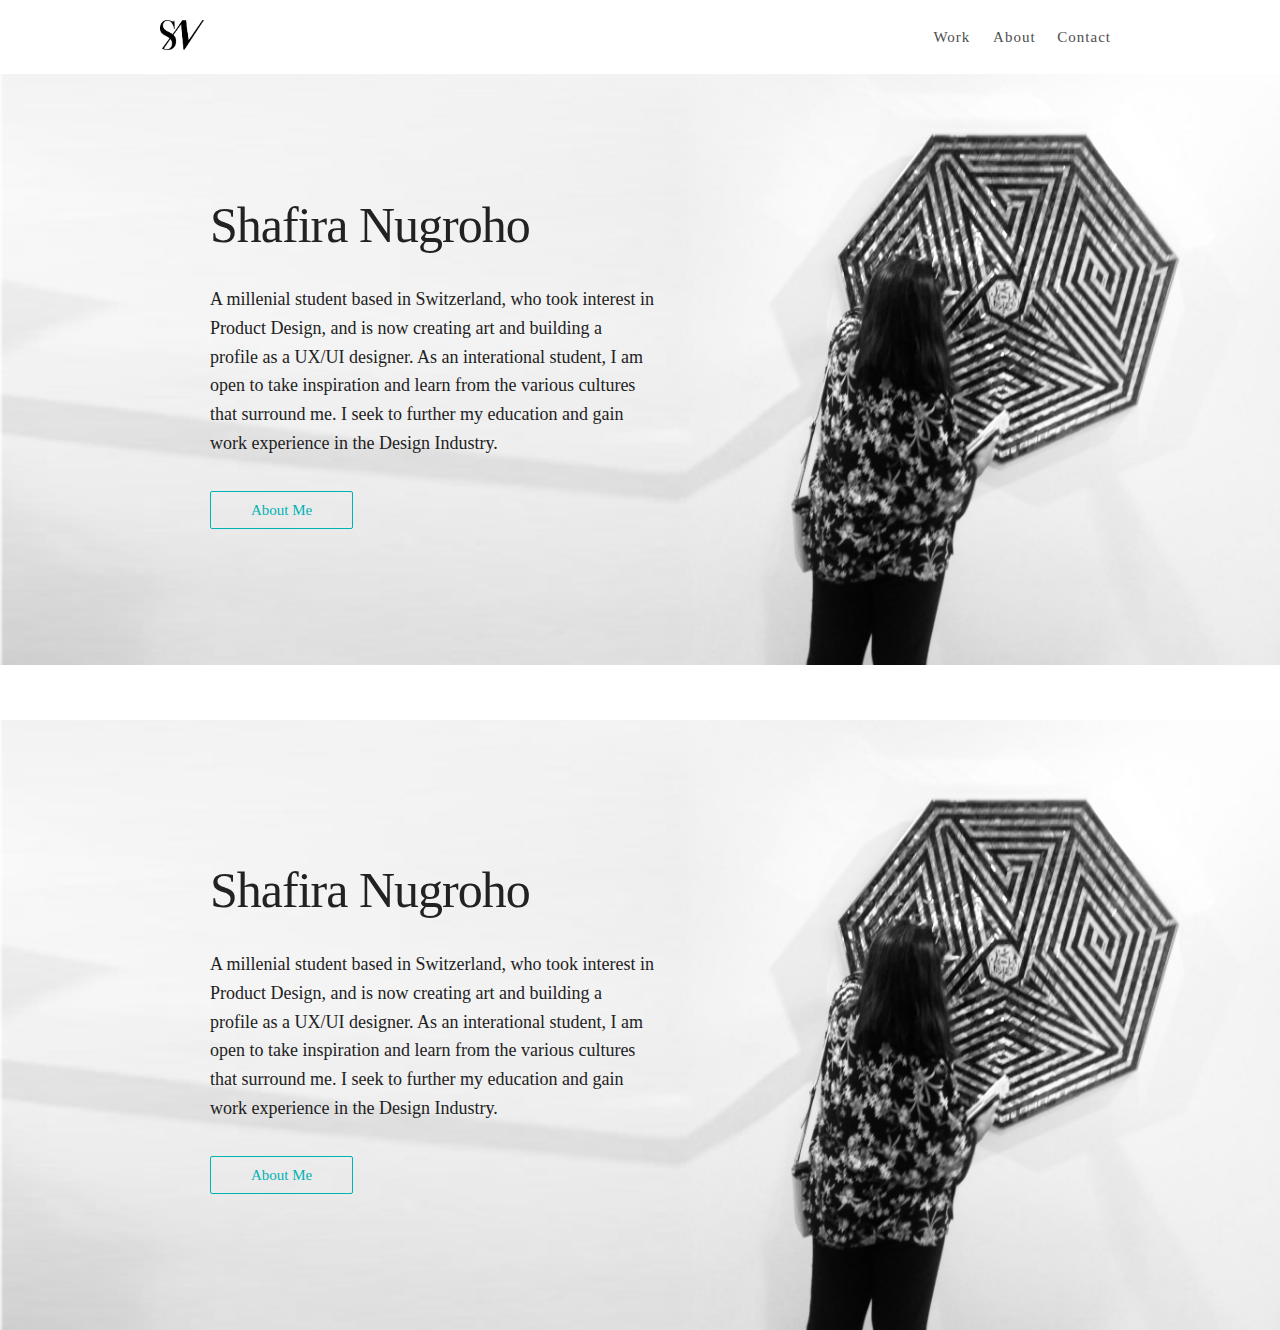
<file: Portfolio/headertrial.html>
<!DOCTYPE html>
<html lang="en">
<head>

  <meta charset="utf-8">
  <title>Shafira Nugroho</title>
  <meta name="description" content="Shafira Nugroho is a UX designer based in the Zurich, Switzerland.">
  <meta name="author" content="Shafira Nugroho">
    
  <!-- Mobile Specific Metas
  –––––––––––––––––––––––––––––––––––––––––––––––––– -->
  <meta name="viewport" content="width=device-width, initial-scale=1">


  <!-- Google Fonts -->
  <link href='http://fonts.googleapis.com/css?family=Lato:300,400,700,300italic,400italic,700italic|Varela+Round' rel='stylesheet' type='text/css'>
 
 <!-- CSS -->
 <link rel="stylesheet" href="css/normalize.css">
 <link rel="stylesheet" href="css/style.css">
 <link rel="stylesheet" href="css/font-awesome.css">
 <link rel="stylesheet" href="css/skeleton.css">


</head>
<body>
<?php include_once("analyticstracking.php") ?>
    
<!-- Header -->
<section class="header">
<div class="navbar"> 
    <div class="container">
        <div class="row">
            <a class="one-half column logo-position logo" href="index.html">
            <img src="images/logo.png" alt="Shafira Nugroho" /></a>
            </a>
            <div class="one-half column" align="center">
                <nav class="cs-nav">
                    <div class="cs-nav-display"><a class="cs-name-gray" href="work.html"> Work </a></div>
                    <div class="cs-nav-display"><a class="cs-name-gray" href="about.html">About</a></div>
                    <div class="cs-nav-display"><a class="cs-name-gray" href="about.html">Contact</a></div>
                </nav>
            </div>
        </div>
    </div> 
</section>


<!-- ABOUT -->
  <section class="about">
  <div class="container">
    <div class="row">
    <div class="seven columns" align="left">
      <h1>Shafira Nugroho<h1>
        <p><h6>A millenial student based in Switzerland, who took interest in Product Design, and is now creating art and building a profile as a UX/UI designer. As an interational student, I am open to take inspiration and learn from the various cultures that surround me. I seek to further my education and gain work experience in the Design Industry.</h6></p>
        <p><a href="about.html" class="btn">About Me</a><p>
      </div>
    <div class="five columns"></div>

    </div>
    </div>  
  </div>
</section>

<!-- ABOUT -->
  <section class="about">
  <div class="container">
    <div class="row">
    <div class="seven columns" align="left">
      <h1>Shafira Nugroho<h1>
        <p><h6>A millenial student based in Switzerland, who took interest in Product Design, and is now creating art and building a profile as a UX/UI designer. As an interational student, I am open to take inspiration and learn from the various cultures that surround me. I seek to further my education and gain work experience in the Design Industry.</h6></p>
        <p><a href="about.html" class="btn">About Me</a><p>
      </div>
    <div class="five columns"></div>

    </div>
    </div>  
  </div>
  </section>
</file>
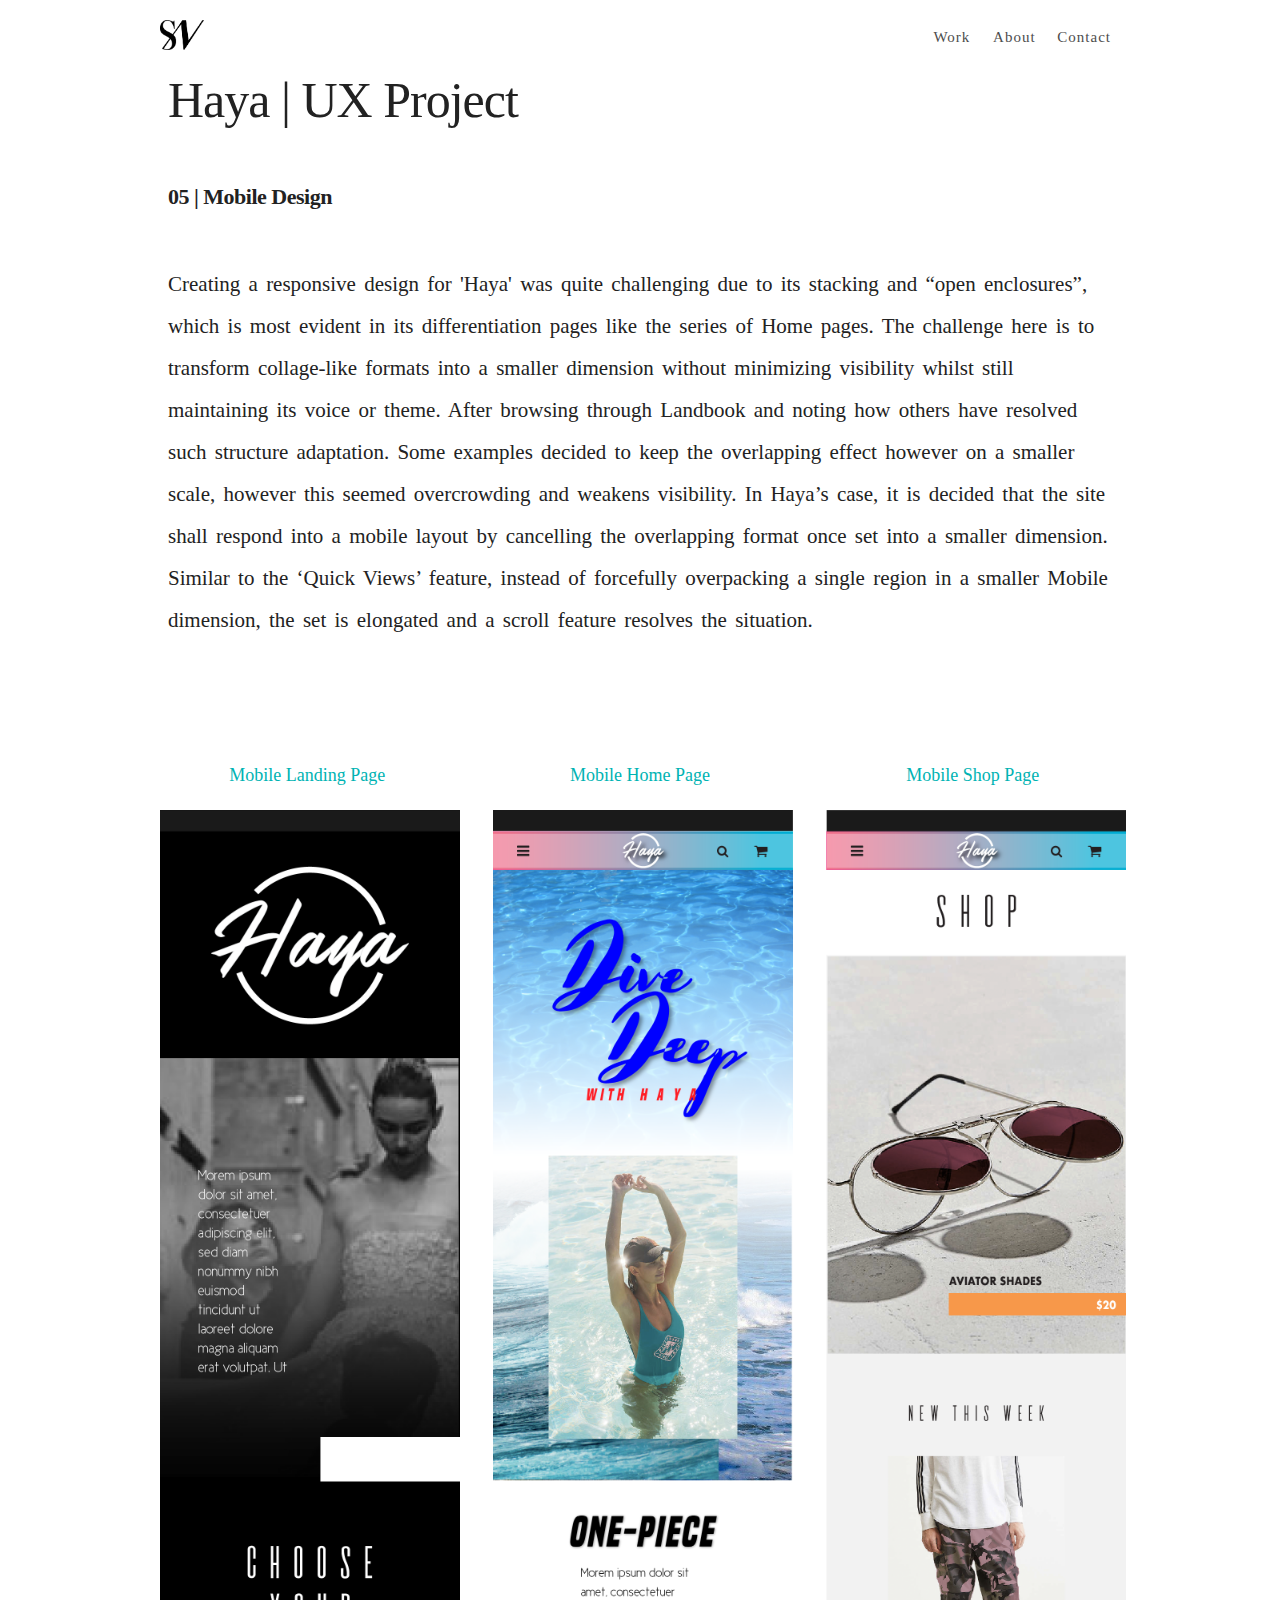
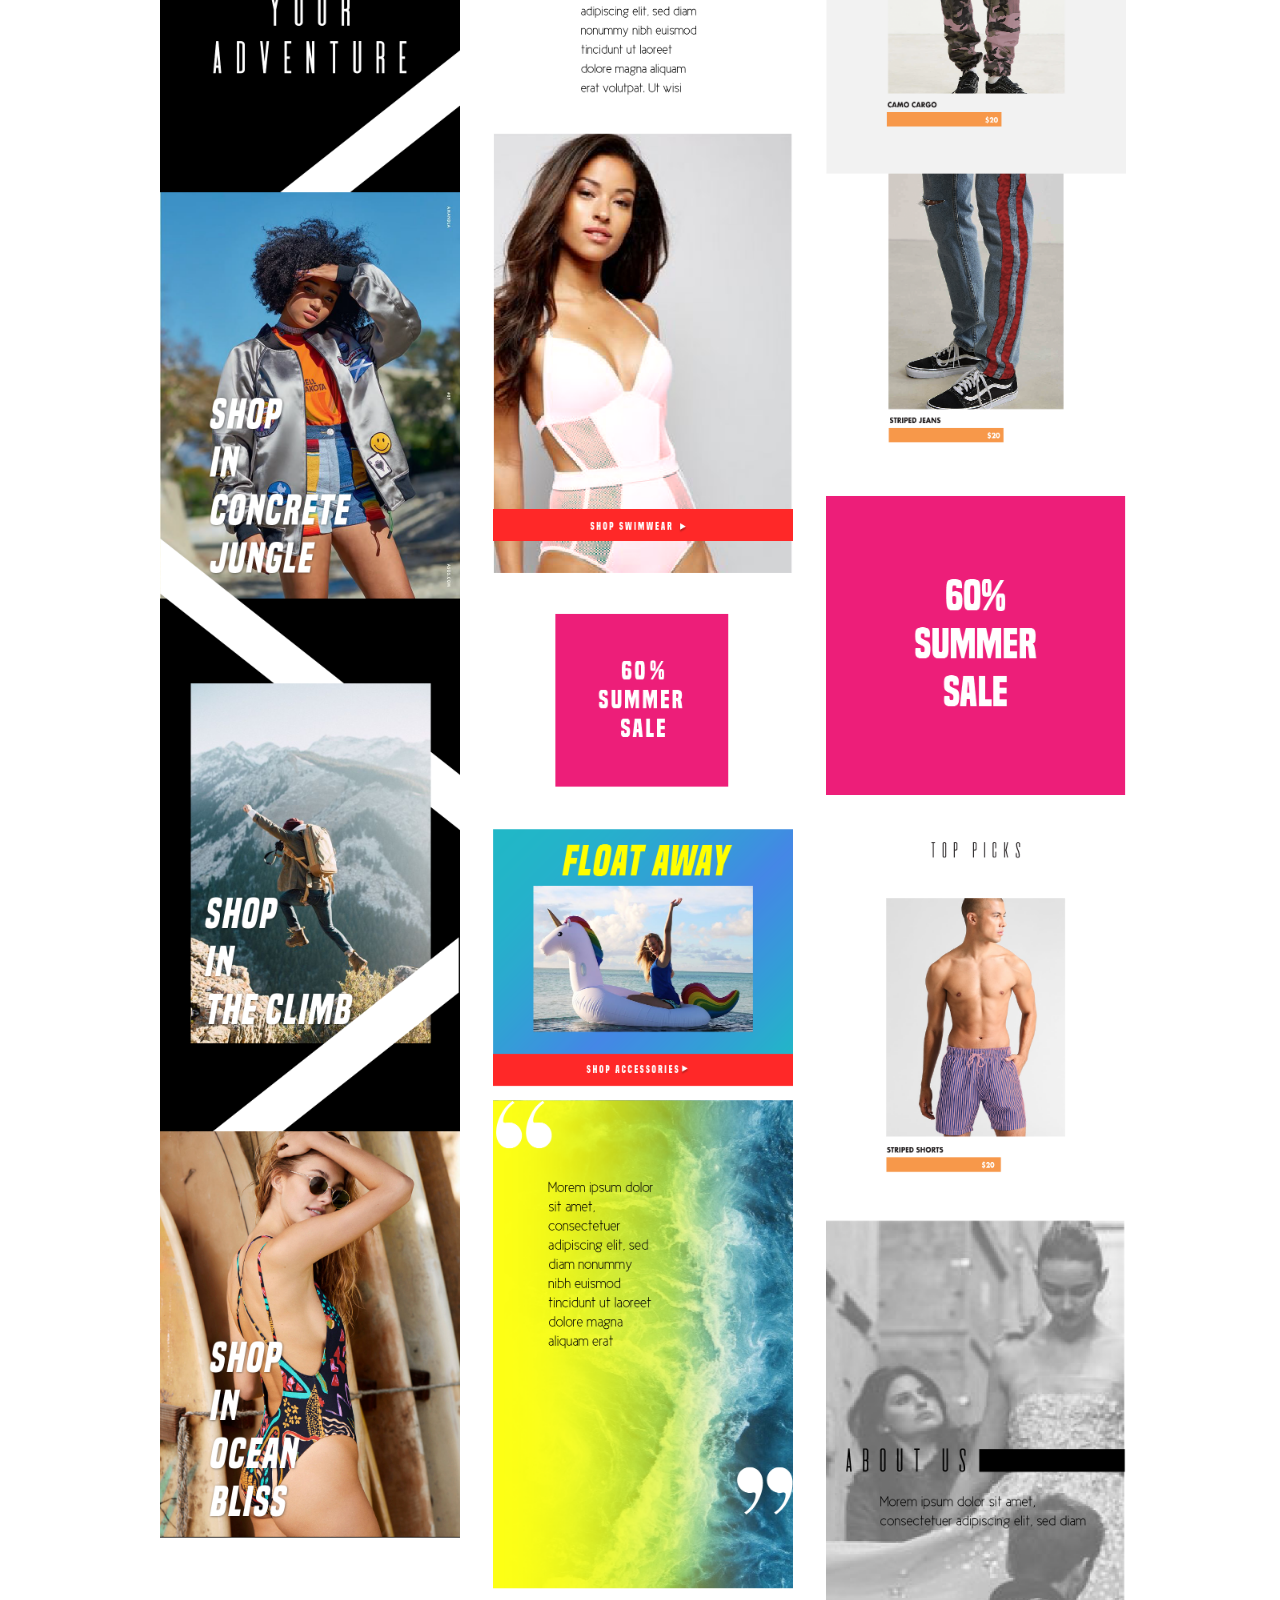
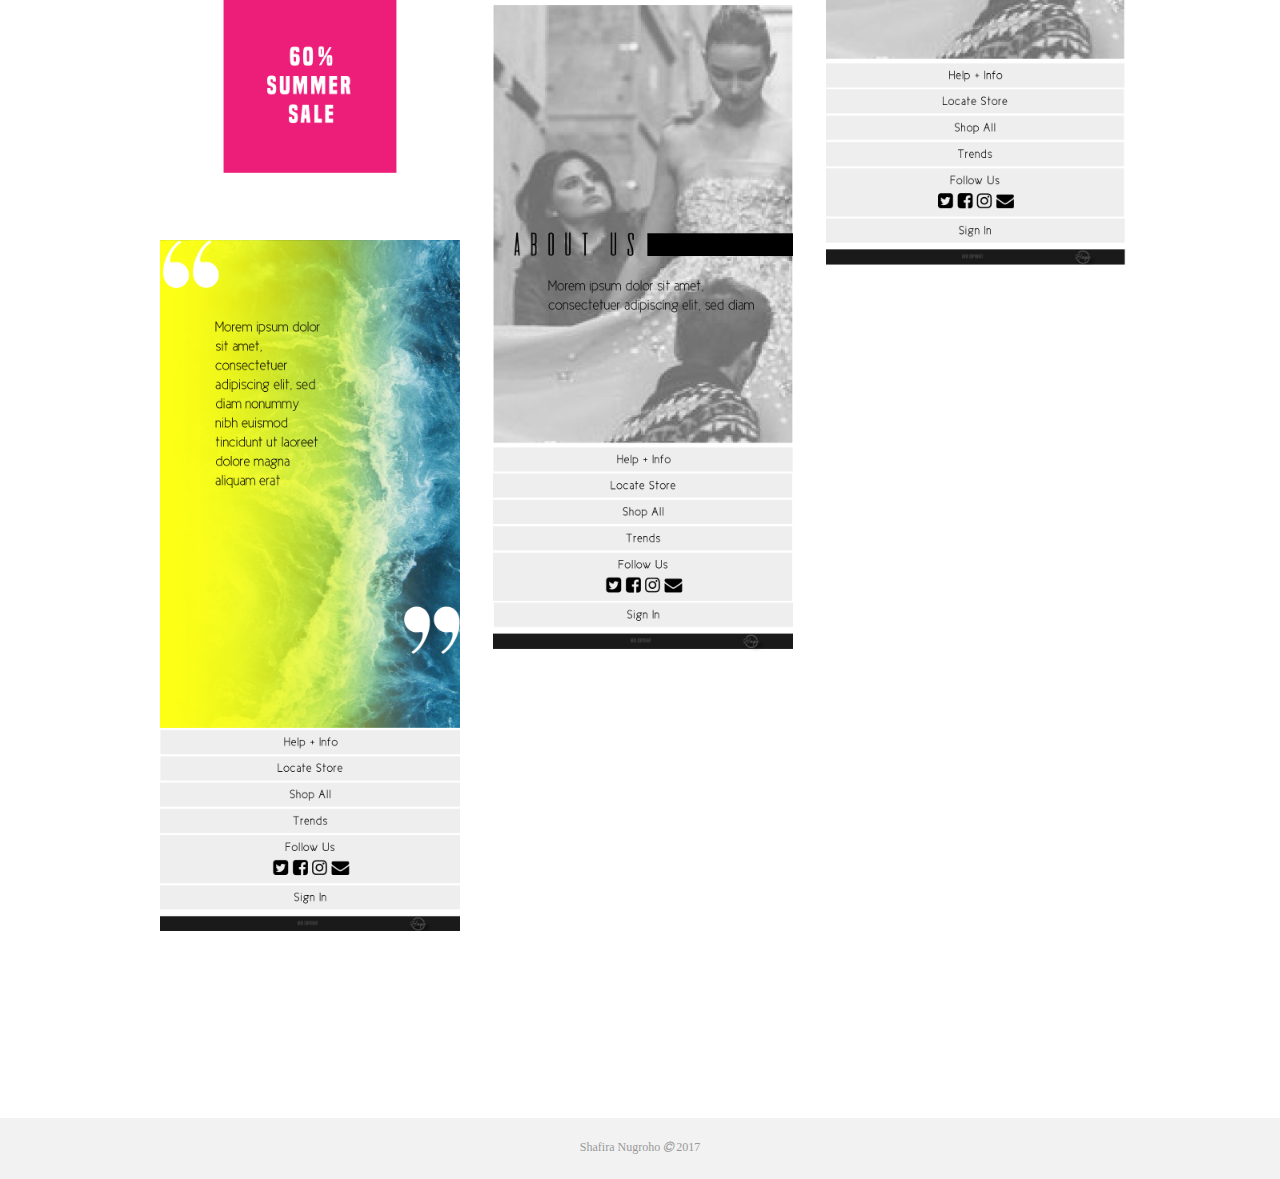
<file: Portfolio/mockup.html>
<!DOCTYPE html>
<html lang="en">
<head>

  <meta charset="utf-8">
  <title>Shafira Nugroho</title>
  <meta name="description" content="Shafira Nugroho is a UX designer based in the Zurich, Switzerland.">
  <meta name="author" content="Shafira Nugroho">
    
  <!-- Mobile Specific Metas
  –––––––––––––––––––––––––––––––––––––––––––––––––– -->
  <meta name="viewport" content="width=device-width, initial-scale=1">


  <!-- Google Fonts -->
  <link href='http://fonts.googleapis.com/css?family=Lato:300,400,700,300italic,400italic,700italic|Varela+Round' rel='stylesheet' type='text/css'>
 
 <!-- CSS -->
 <link rel="stylesheet" href="css/normalize.css">
 <link rel="stylesheet" href="css/style.css">
 <link rel="stylesheet" href="css/font-awesome.css">
 <link rel="stylesheet" href="css/skeleton.css">


</head>
<body>
<?php include_once("analyticstracking.php") ?>
    
<!-- Header -->
<section class="header">
<div class="navbar"> 
    <div class="container">
        <div class="row">
            <a class="one-half column logo-position logo" href="index.html">
            <img src="images/logo.png" alt="Shafira Nugroho" /></a>
            </a>
            <div class="one-half column" align="center">
                <nav class="cs-nav">
                    <div class="cs-nav-display"><a class="cs-name-gray" href="work.html"> Work </a></div>
                    <div class="cs-nav-display"><a class="cs-name-gray" href="about.html">About</a></div>
                    <div class="cs-nav-display"><a class="cs-name-gray" href="about.html">Contact</a></div>
                </nav>
            </div>
        </div>
    </div> 
</section>

<!-- TEXT -->
	<section class="text">
	<div class="container">
		<h1> Haya | UX Project
		<h5>05 |  Mobile Design</h5>
		<h6>Creating a responsive design for 'Haya' was quite challenging due to its stacking and “open enclosures”, which is most evident in its differentiation pages like the series of Home pages. The challenge here is to transform collage-like formats into a smaller dimension without minimizing visibility whilst still maintaining its voice or theme. After browsing through Landbook and noting how others have resolved such structure adaptation. Some examples decided to keep the overlapping effect however on a smaller scale, however this seemed overcrowding and weakens visibility. In Haya’s case, it is decided that the site shall respond into a mobile layout by cancelling the overlapping format once set into a smaller dimension. Similar to the ‘Quick Views’ feature, instead of forcefully overpacking a single region in a smaller Mobile dimension, the set is elongated and a scroll feature resolves the situation.</h6></div>
</section>

<section class="mobile">
	<div class="container">

<div class="row">
<div class="four columns" align="middle">
		<h6> Mobile Landing Page </h6>
		<img src="images/mobile1.png" alt="Mobile 1" /></div>
<div class="four columns" align="middle">
		<h6> Mobile Home Page </h6>
		<img src="images/mobile2.png" alt="Mobile 2" /></div>
<div class="four columns" align="middle">
		<h6> Mobile Shop Page </h6>
		<img src="images/mobile3.png" alt="Mobile 3" /><div>
	</div>
</section>



</body>

<!-- FOOTER -->

<footer>
	<center>
<h6>Shafira Nugroho  <i class="  fa-copyright"></i>  2017</h6>
	</center>
</footer>

</html>
</file>
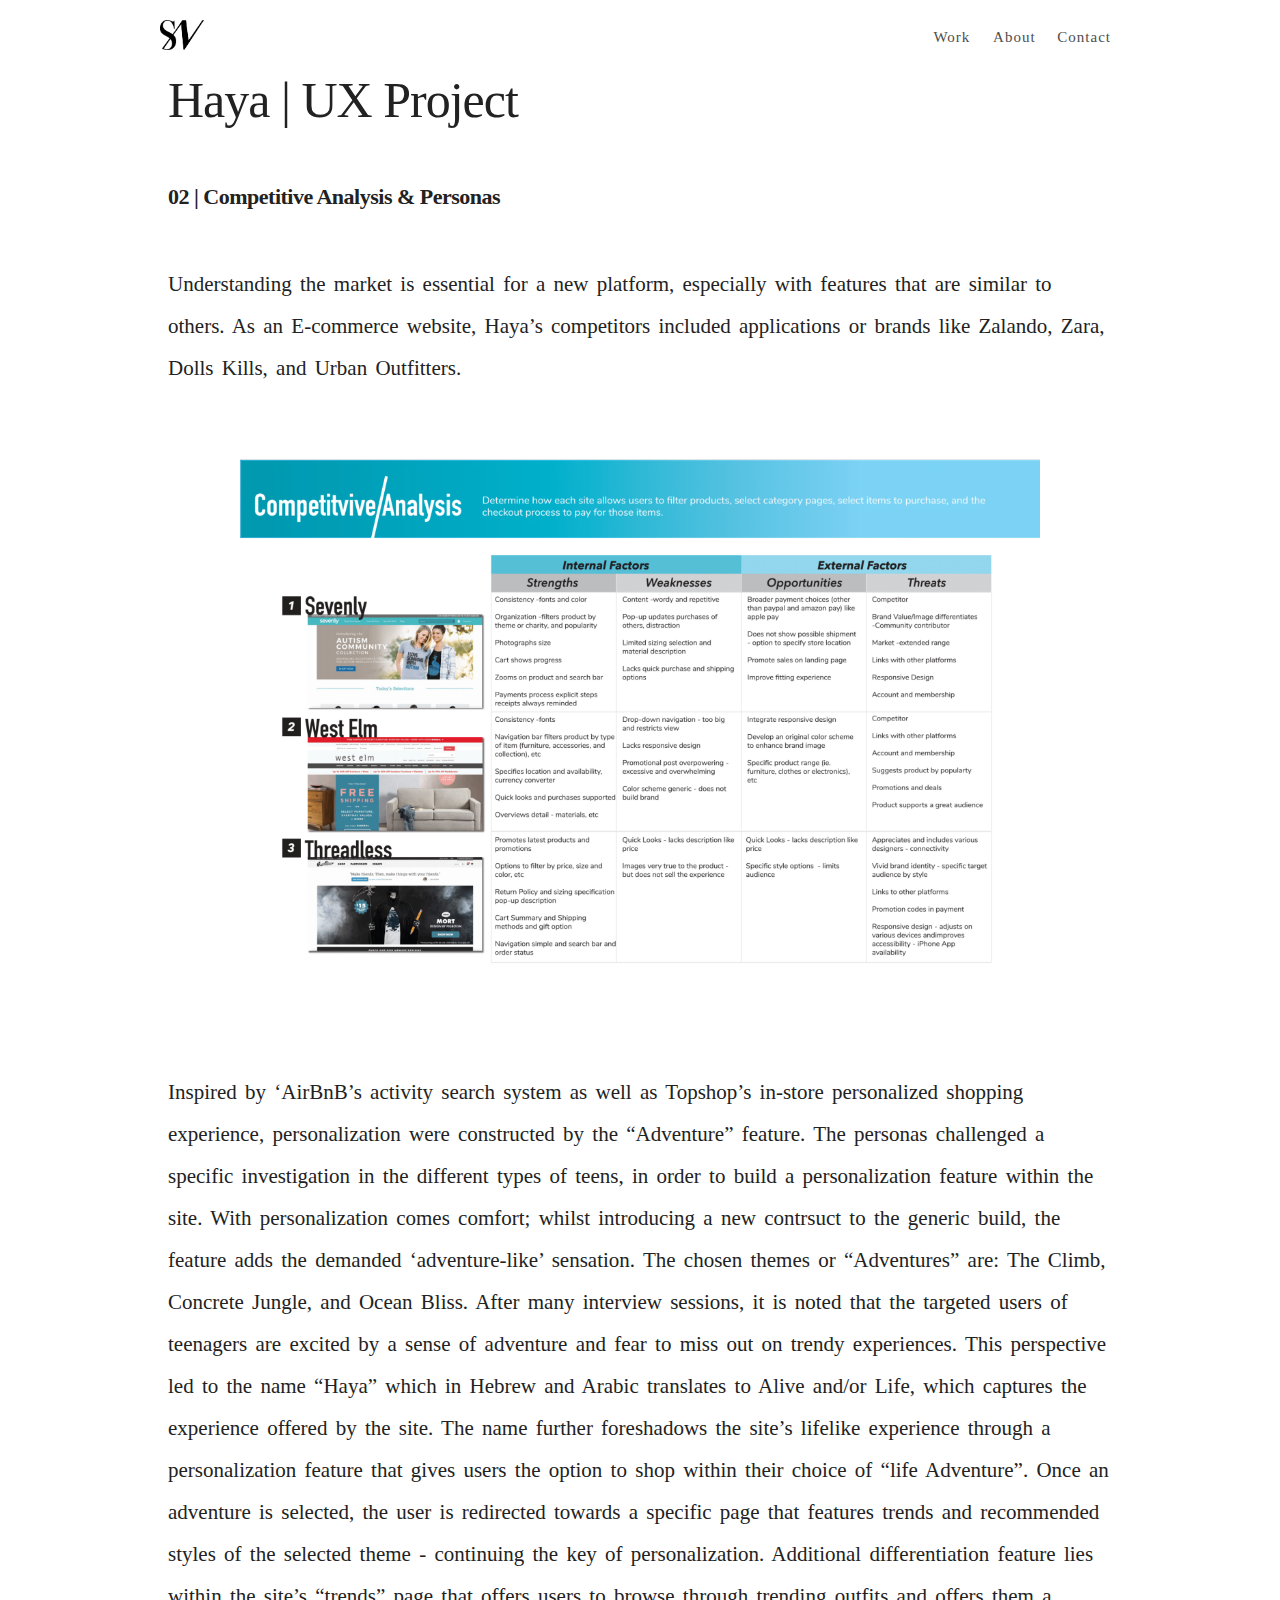
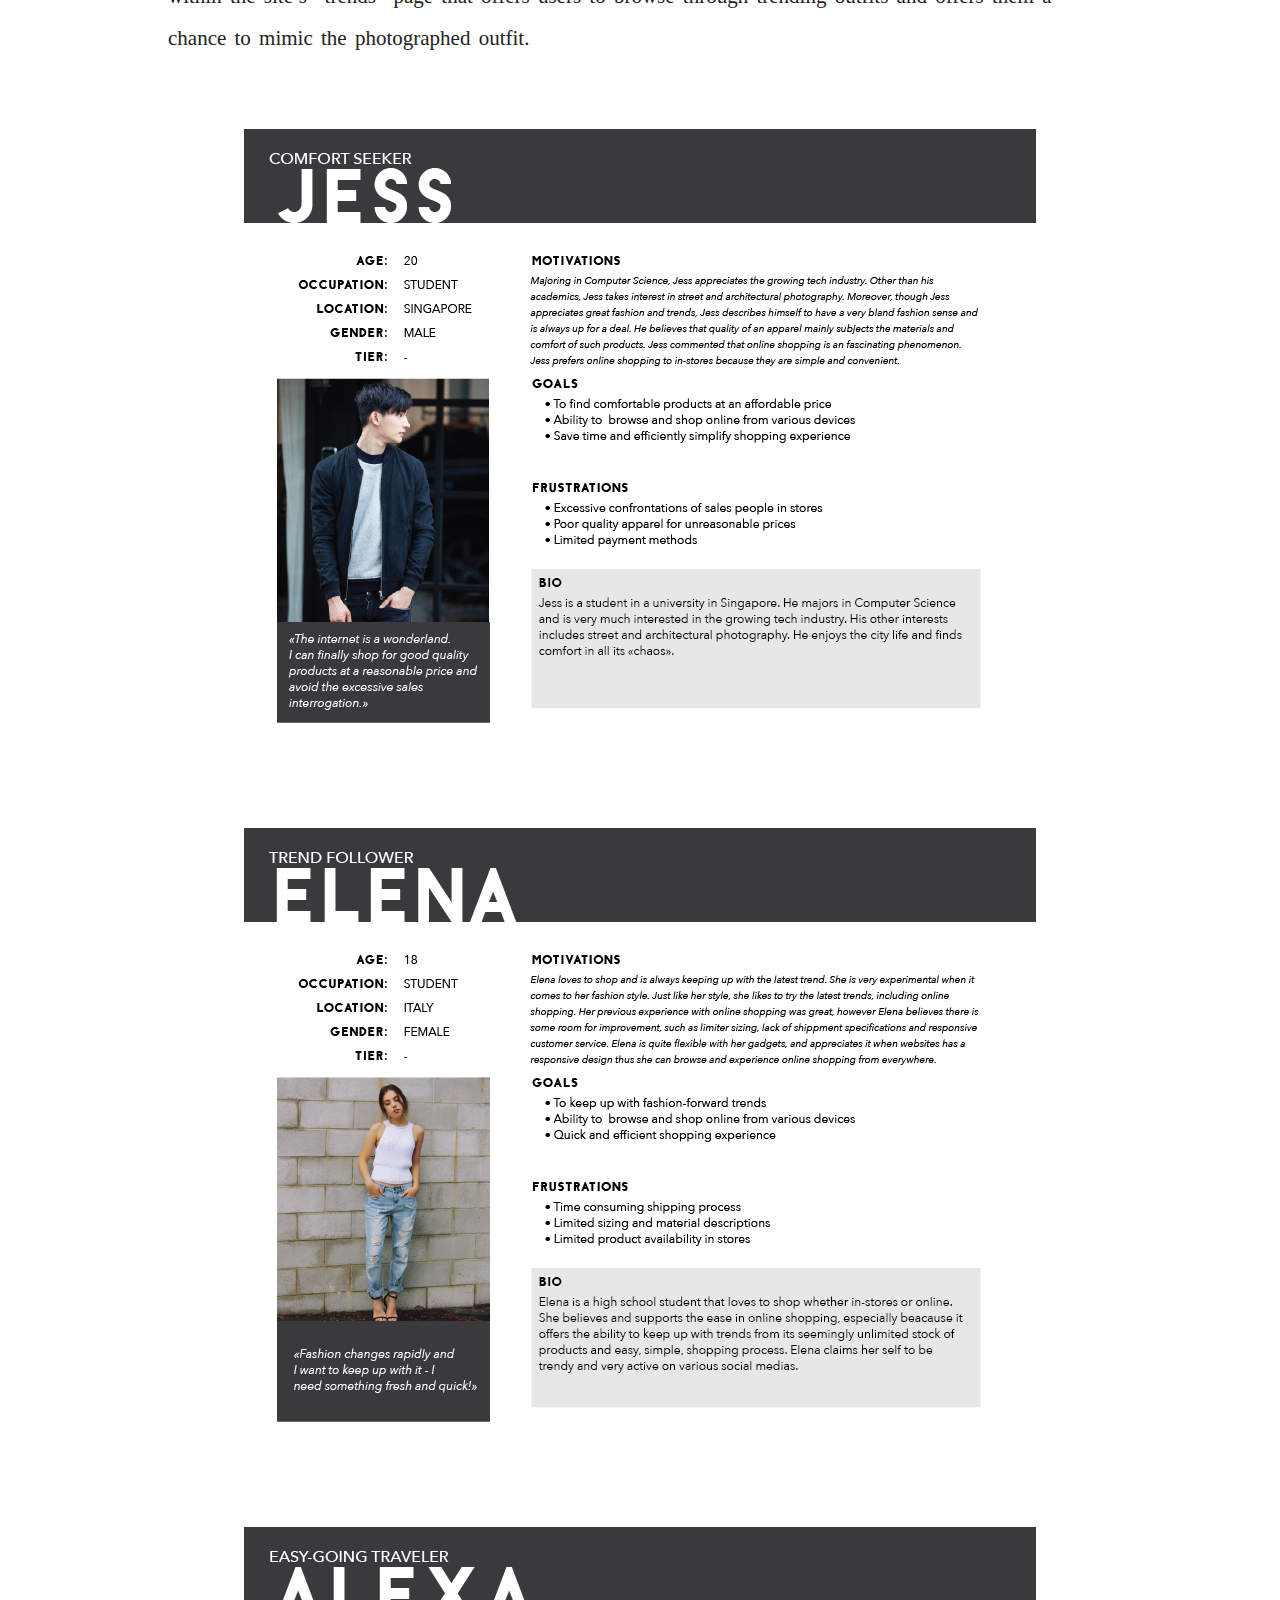
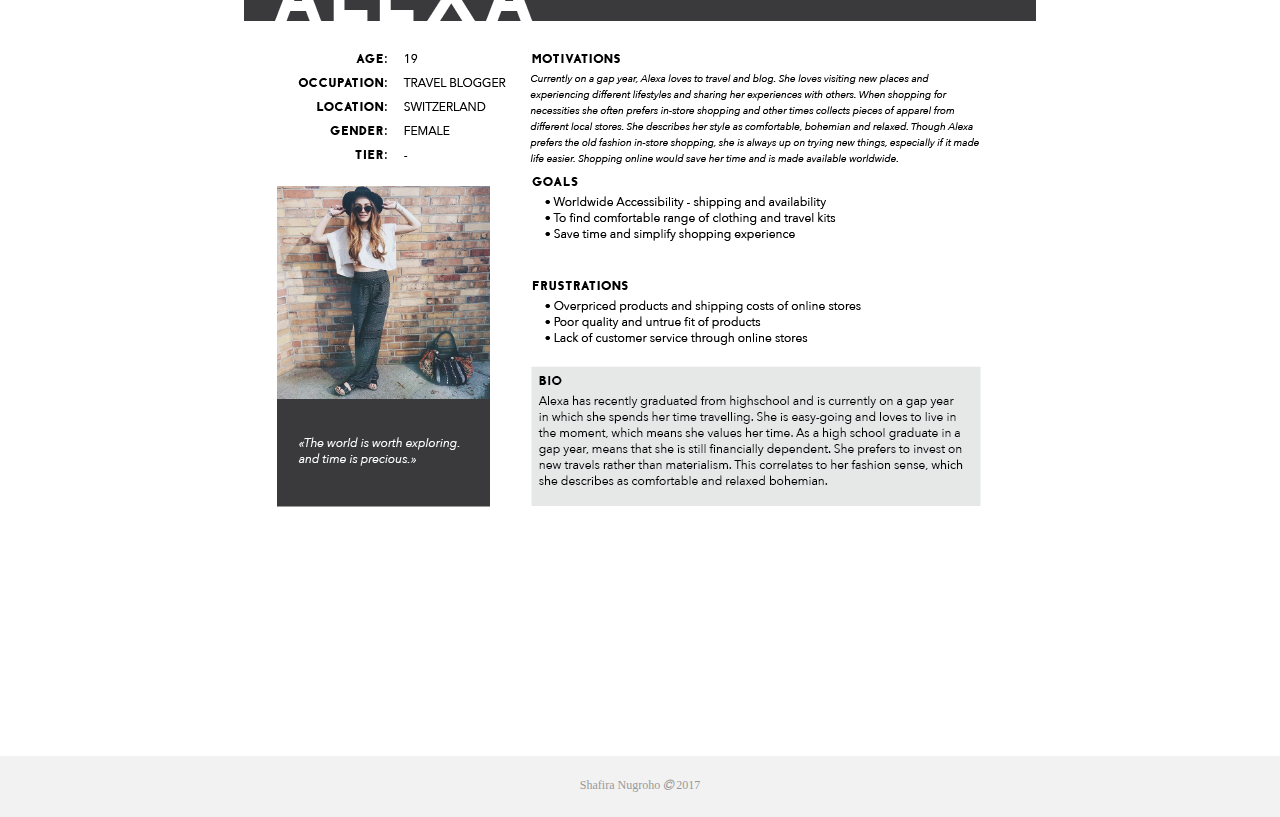
<file: Portfolio/personas.html>
<!DOCTYPE html>
<html lang="en">
<head>

  <meta charset="utf-8">
  <title>Shafira Nugroho</title>
  <meta name="description" content="Shafira Nugroho is a UX designer based in the Zurich, Switzerland.">
  <meta name="author" content="Shafira Nugroho">
    
  <!-- Mobile Specific Metas
  –––––––––––––––––––––––––––––––––––––––––––––––––– -->
  <meta name="viewport" content="width=device-width, initial-scale=1">


  <!-- Google Fonts -->
  <link href='http://fonts.googleapis.com/css?family=Lato:300,400,700,300italic,400italic,700italic|Varela+Round' rel='stylesheet' type='text/css'>
 
 <!-- CSS -->
 <link rel="stylesheet" href="css/normalize.css">
 <link rel="stylesheet" href="css/style.css">
 <link rel="stylesheet" href="css/font-awesome.css">
 <link rel="stylesheet" href="css/skeleton.css">


</head>
<body>
<?php include_once("analyticstracking.php") ?>
    
<!-- Header -->
<section class="header">
<div class="navbar"> 
    <div class="container">
        <div class="row">
            <a class="one-half column logo-position logo" href="index.html">
            <img src="images/logo.png" alt="Shafira Nugroho" /></a>
            </a>
            <div class="one-half column" align="center">
                <nav class="cs-nav">
                    <div class="cs-nav-display"><a class="cs-name-gray" href="work.html"> Work </a></div>
                    <div class="cs-nav-display"><a class="cs-name-gray" href="about.html">About</a></div>
                    <div class="cs-nav-display"><a class="cs-name-gray" href="about.html">Contact</a></div>
                </nav>
            </div>
        </div>
    </div> 
</section>

<!-- TEXT -->
	<section class="text">
	<div class="container">
		<h1> Haya | UX Project
		<h5>02 |  Competitive Analysis & Personas</h5>
		<h6>Understanding the market is essential for a new platform, especially with features that are similar to others. As an E-commerce website, Haya’s competitors included applications or brands like Zalando, Zara, Dolls Kills, and Urban Outfitters.</h6></div>

<center>
	<img src="images/competitive.png" alt="Competitive Analysis" />
</center>

		<div class="container">
		<h6>Inspired by ‘AirBnB’s activity search system as well as Topshop’s in-store personalized shopping experience,  personalization were constructed by the “Adventure” feature. The personas challenged a specific investigation in the different types of teens, in order to build a personalization feature within the site. With personalization comes comfort; whilst introducing a new contrsuct to the generic build, the feature adds the demanded ‘adventure-like’ sensation. The chosen themes or “Adventures” are: The Climb, Concrete Jungle, and Ocean Bliss.  After many interview sessions, it is noted that the targeted users of teenagers are excited by a sense of adventure and fear to miss out on trendy experiences. This perspective led to the name “Haya” which in Hebrew and Arabic translates to Alive and/or Life, which captures the experience offered by the site. The name further foreshadows the site’s lifelike experience through a personalization feature that gives users the option to shop within their choice of “life Adventure”. Once an adventure is selected, the user is redirected towards a specific page that features trends and recommended styles of the selected theme - continuing the key of personalization. Additional differentiation feature lies within the site’s “trends” page that offers users to browse through trending outfits and offers them a chance to mimic the photographed outfit. </h6>
	</div>

<center>
	<img src="images/persona1.png" alt="Persona 1" />
		<img src="images/persona2.png" alt="Persona 2" />
		<img src="images/persona3.png" alt="Persona 3" />
</center>

</section>

</body>

<!-- FOOTER -->

<footer>
	<center>
<h6>Shafira Nugroho  <i class="  fa-copyright"></i>  2017</h6>
	</center>
</footer>

</html>
</file>
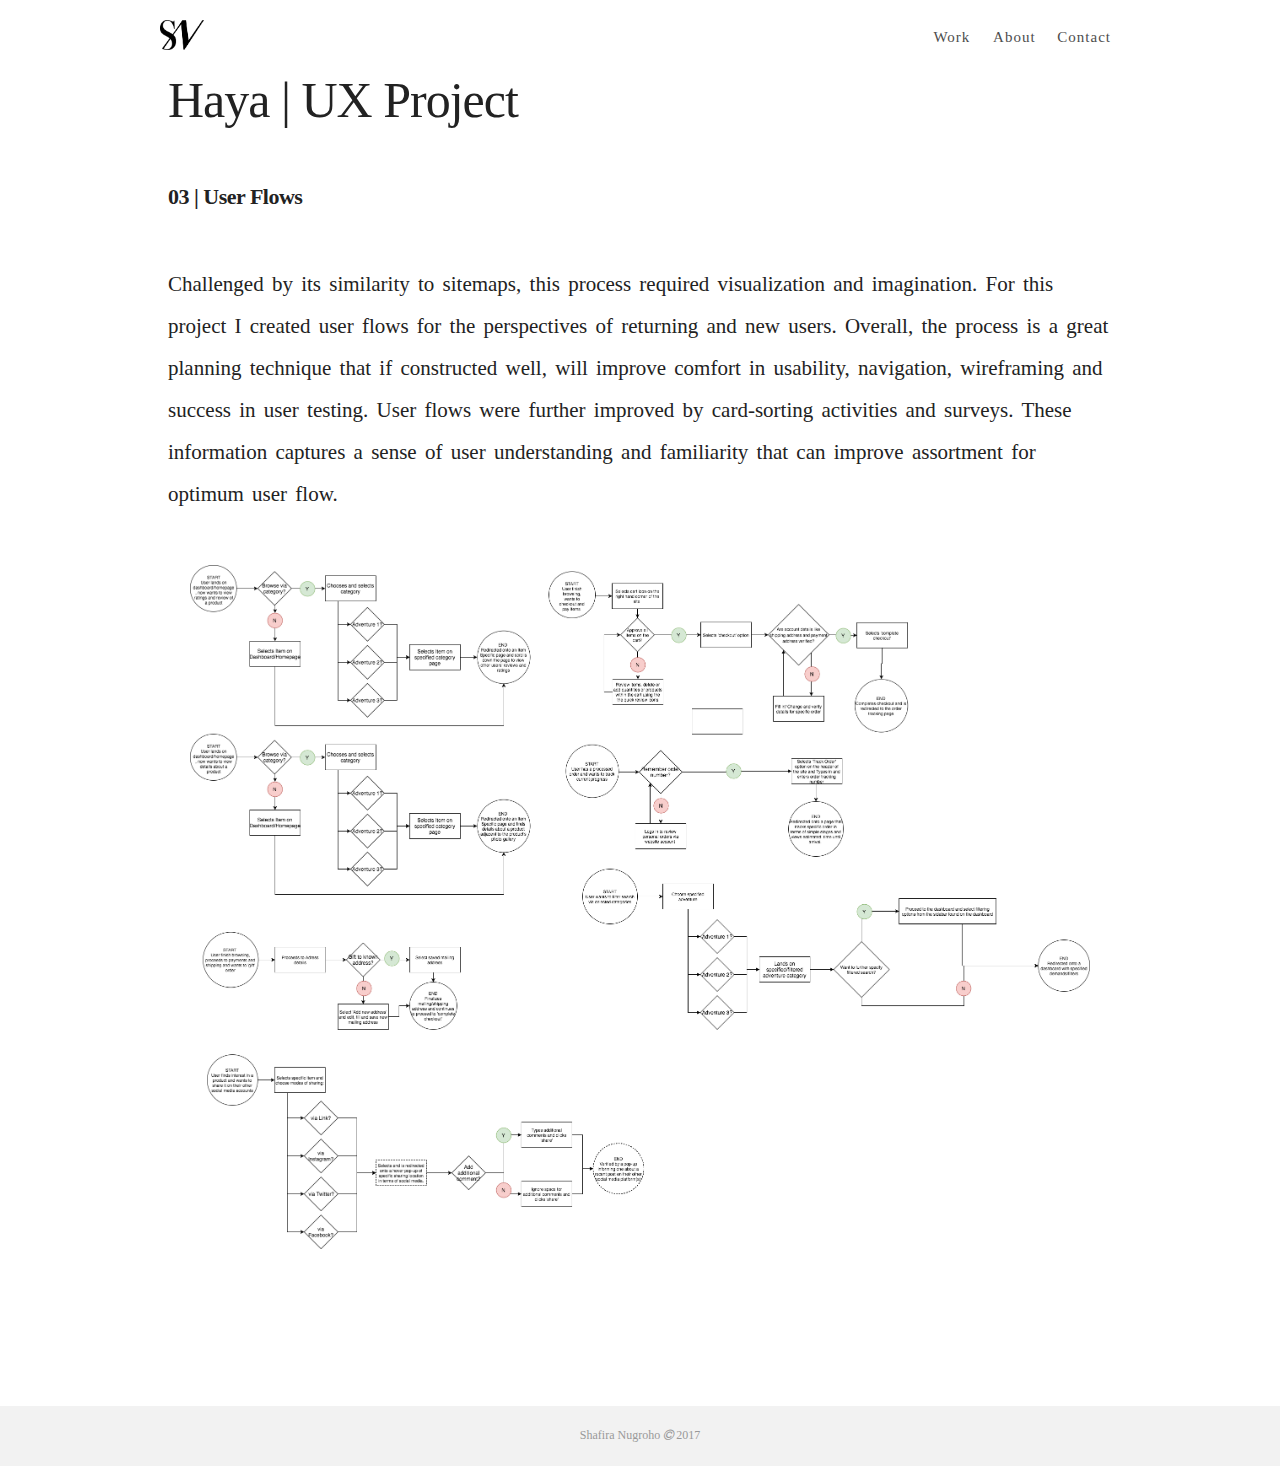
<file: Portfolio/userflows.html>
<!DOCTYPE html>
<html lang="en">
<head>

  <meta charset="utf-8">
  <title>Shafira Nugroho</title>
  <meta name="description" content="Shafira Nugroho is a UX designer based in the Zurich, Switzerland.">
  <meta name="author" content="Shafira Nugroho">
    
  <!-- Mobile Specific Metas
  –––––––––––––––––––––––––––––––––––––––––––––––––– -->
  <meta name="viewport" content="width=device-width, initial-scale=1">


  <!-- Google Fonts -->
  <link href='http://fonts.googleapis.com/css?family=Lato:300,400,700,300italic,400italic,700italic|Varela+Round' rel='stylesheet' type='text/css'>
 
 <!-- CSS -->
 <link rel="stylesheet" href="css/normalize.css">
 <link rel="stylesheet" href="css/style.css">
 <link rel="stylesheet" href="css/font-awesome.css">
 <link rel="stylesheet" href="css/skeleton.css">


</head>
<body>
<?php include_once("analyticstracking.php") ?>
    
<!-- Header -->
<section class="header">
<div class="navbar"> 
    <div class="container">
        <div class="row">
            <a class="one-half column logo-position logo" href="index.html">
            <img src="images/logo.png" alt="Shafira Nugroho" /></a>
            </a>
            <div class="one-half column" align="center">
                <nav class="cs-nav">
                    <div class="cs-nav-display"><a class="cs-name-gray" href="work.html"> Work </a></div>
                    <div class="cs-nav-display"><a class="cs-name-gray" href="about.html">About</a></div>
                    <div class="cs-nav-display"><a class="cs-name-gray" href="about.html">Contact</a></div>
                </nav>
            </div>
        </div>
    </div> 
</section>

<!-- TEXT -->
	<section class="text">
	<div class="container">
		<h1> Haya | UX Project
		<h5>03 |  User Flows</h5>
		<h6>Challenged by its similarity to sitemaps, this process required visualization and imagination. For this project I created user flows for the perspectives of returning and new users. Overall, the process is a great planning technique that if constructed well, will improve comfort in usability, navigation, wireframing  and success in user testing. User flows were further improved by card-sorting activities and surveys. These information captures a sense of user understanding and familiarity that can improve assortment for optimum user flow. 
</h6></div>
</section>

<section class="userflow">
<div class="container">
<center>
		<img src="images/userflow.png" alt="User Flows" /></div>
</center></div></section>



</body>

<!-- FOOTER -->

<footer>
	<center>
<h6>Shafira Nugroho  <i class="  fa-copyright"></i>  2017</h6>
	</center>
</footer>

</html>
</file>
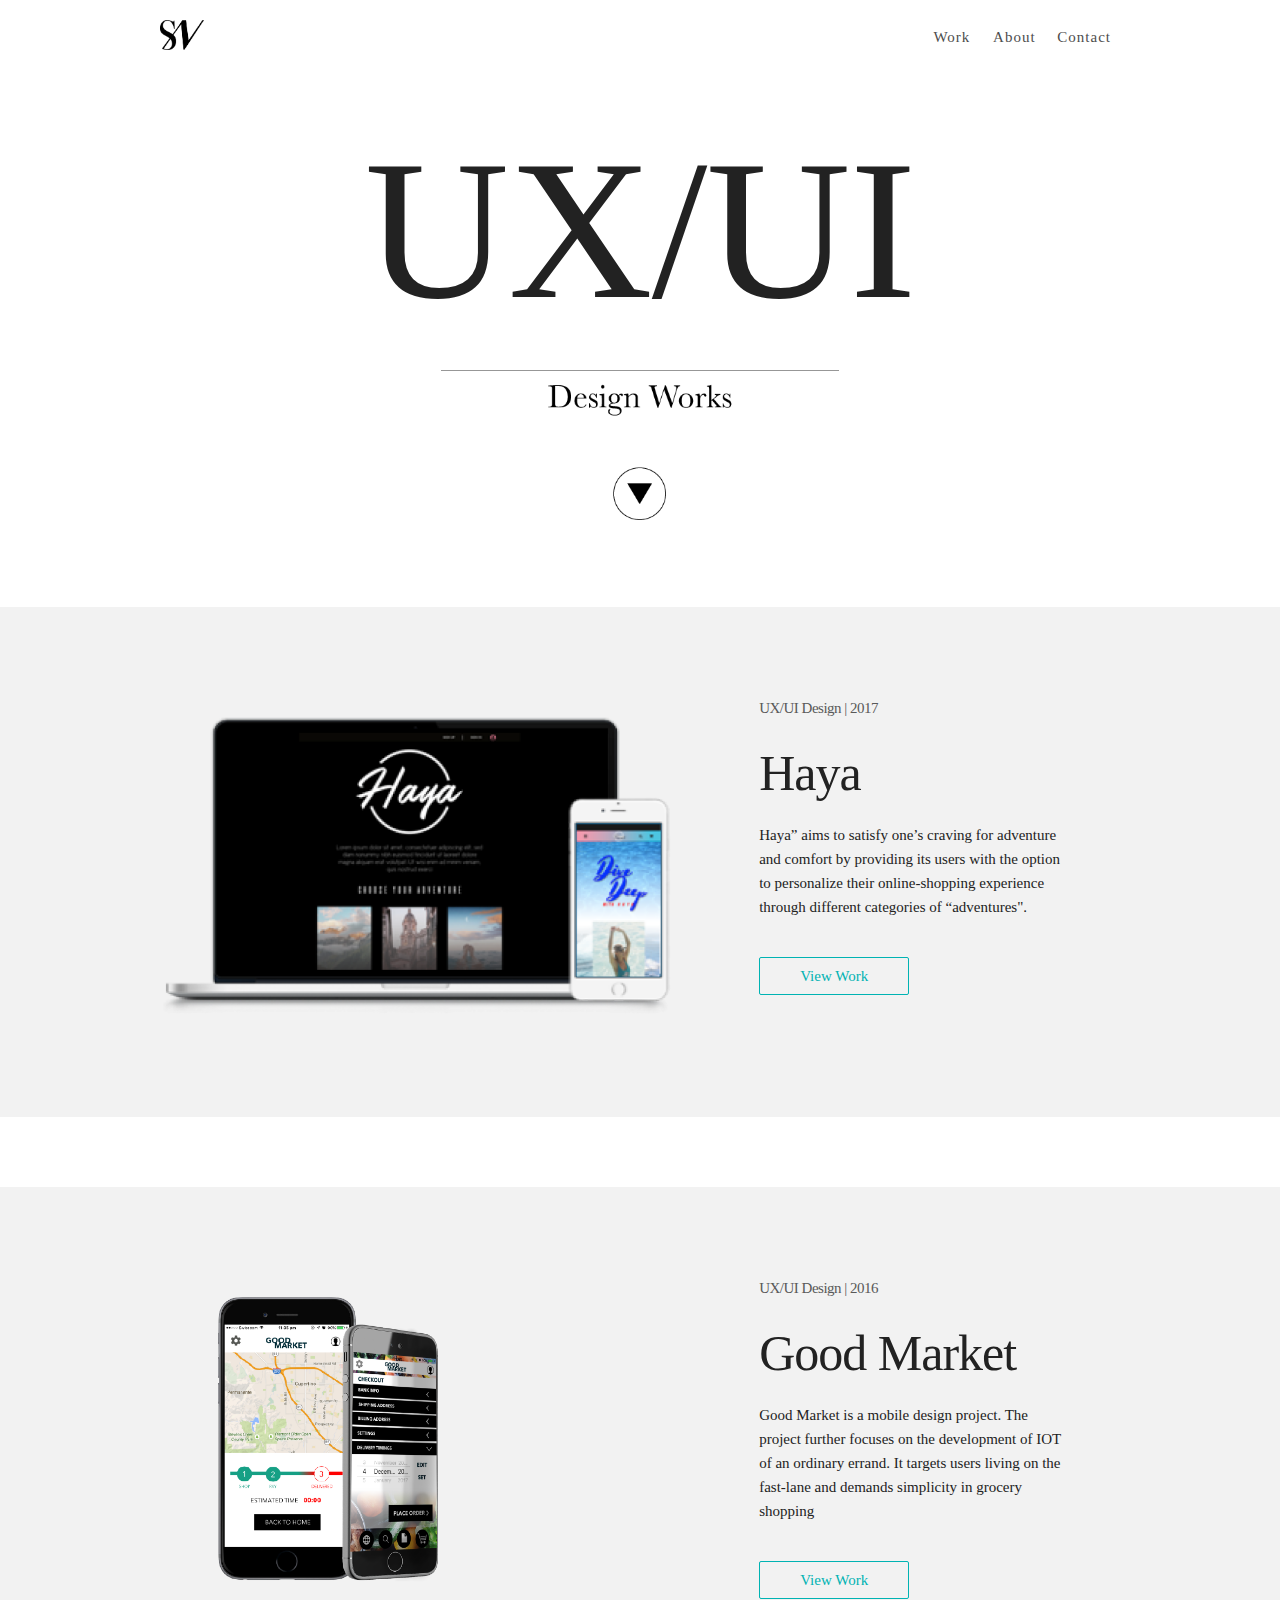
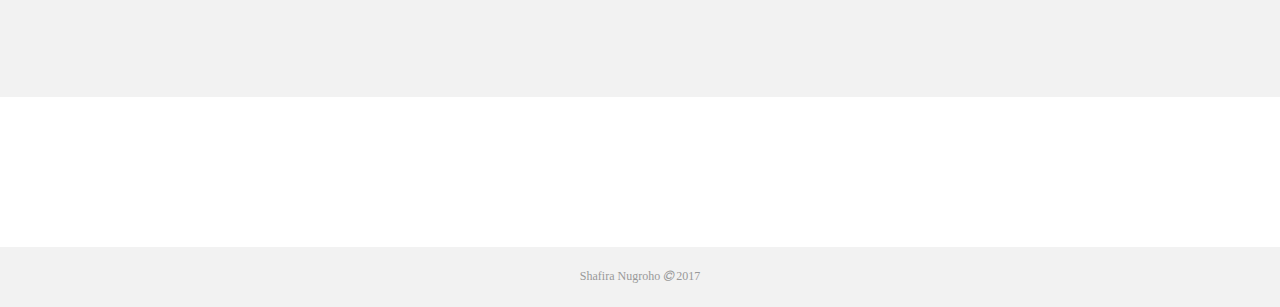
<file: Portfolio/ux.html>
<!DOCTYPE html>
<html lang="en">
<head>

  <meta charset="utf-8">
  <title>Shafira Nugroho</title>
  <meta name="description" content="Shafira Nugroho is a UX designer based in the Zurich, Switzerland.">
  <meta name="author" content="Shafira Nugroho">
    
  <!-- Mobile Specific Metas
  –––––––––––––––––––––––––––––––––––––––––––––––––– -->
  <meta name="viewport" content="width=device-width, initial-scale=1">


  <!-- Google Fonts -->
  <link href='http://fonts.googleapis.com/css?family=Lato:300,400,700,300italic,400italic,700italic|Varela+Round' rel='stylesheet' type='text/css'>
 
 <!-- CSS -->
 <link rel="stylesheet" href="css/normalize.css">
 <link rel="stylesheet" href="css/style.css">
 <link rel="stylesheet" href="css/font-awesome.css">
 <link rel="stylesheet" href="css/skeleton.css">


</head>
<body>
<?php include_once("analyticstracking.php") ?>
    
<!-- Header -->
<section class="header">
<div class="navbar"> 
    <div class="container">
        <div class="row">
            <a class="one-half column logo-position logo" href="index.html">
            <img src="images/logo.png" alt="Shafira Nugroho" /></a>
            </a>
            <div class="one-half column" align="center">
                <nav class="cs-nav">
                    <div class="cs-nav-display"><a class="cs-name-gray" href="work.html"> Work </a></div>
                    <div class="cs-nav-display"><a class="cs-name-gray" href="about.html">About</a></div>
                    <div class="cs-nav-display"><a class="cs-name-gray" href="about.html">Contact</a></div>
                </nav>
            </div>
        </div>
    </div> 
</section>

<!-- TITLE -->
	<section class="title">
	<div class="container">
		<h1><center>UX/UI</center></h1>
		<center><a href="#down"><img src="images/designworks.png" alt="design works" /></a></center>


	</div>
</section>

<!-- SAMPLE1 -->
<section id="down" class="sample1">
<div class="container">
	<div class="row">
		<div class="six columns" align="middle">
		<img src="images/hayasample.png" alt="Haya" />
		</div>

		<div class="six columns">
		<h5><a href="work.html"> UX/UI Design | 2017</a></h5>
		<h1>Haya</h1>
		<h6>Haya” aims to satisfy one’s craving for adventure and comfort by providing its users with the option to personalize their online-shopping experience through different categories of “adventures".</h6>
		<a href="haya.html" class="btn">View Work</a>
		</div>
	</div>

	</div>
	</section>	

<section class="sample1">
<div class="container">
	<div class="row">
		<div class="six columns">
		<img src="images/goodmarket.png" alt="Good Market" />
		</div>

		<div class="six columns">
		<h5><a href="work.html"> UX/UI Design | 2016</a></h5>
		<h1>Good Market</h1>
		<h6>Good Market is a mobile design project. The project further focuses on the development of IOT of an ordinary errand. It targets users living on the fast-lane and demands simplicity in grocery shopping</h6>
		<a href="goodmarket.html" class="btn">View Work</a>
		</div>
	</div>

	</div>
	</section>	




</body>

<!-- FOOTER -->

<footer>
	<center>
<h6>Shafira Nugroho  <i class="  fa-copyright"></i>  2017</h6>
	</center>
</footer>

</html>
</file>
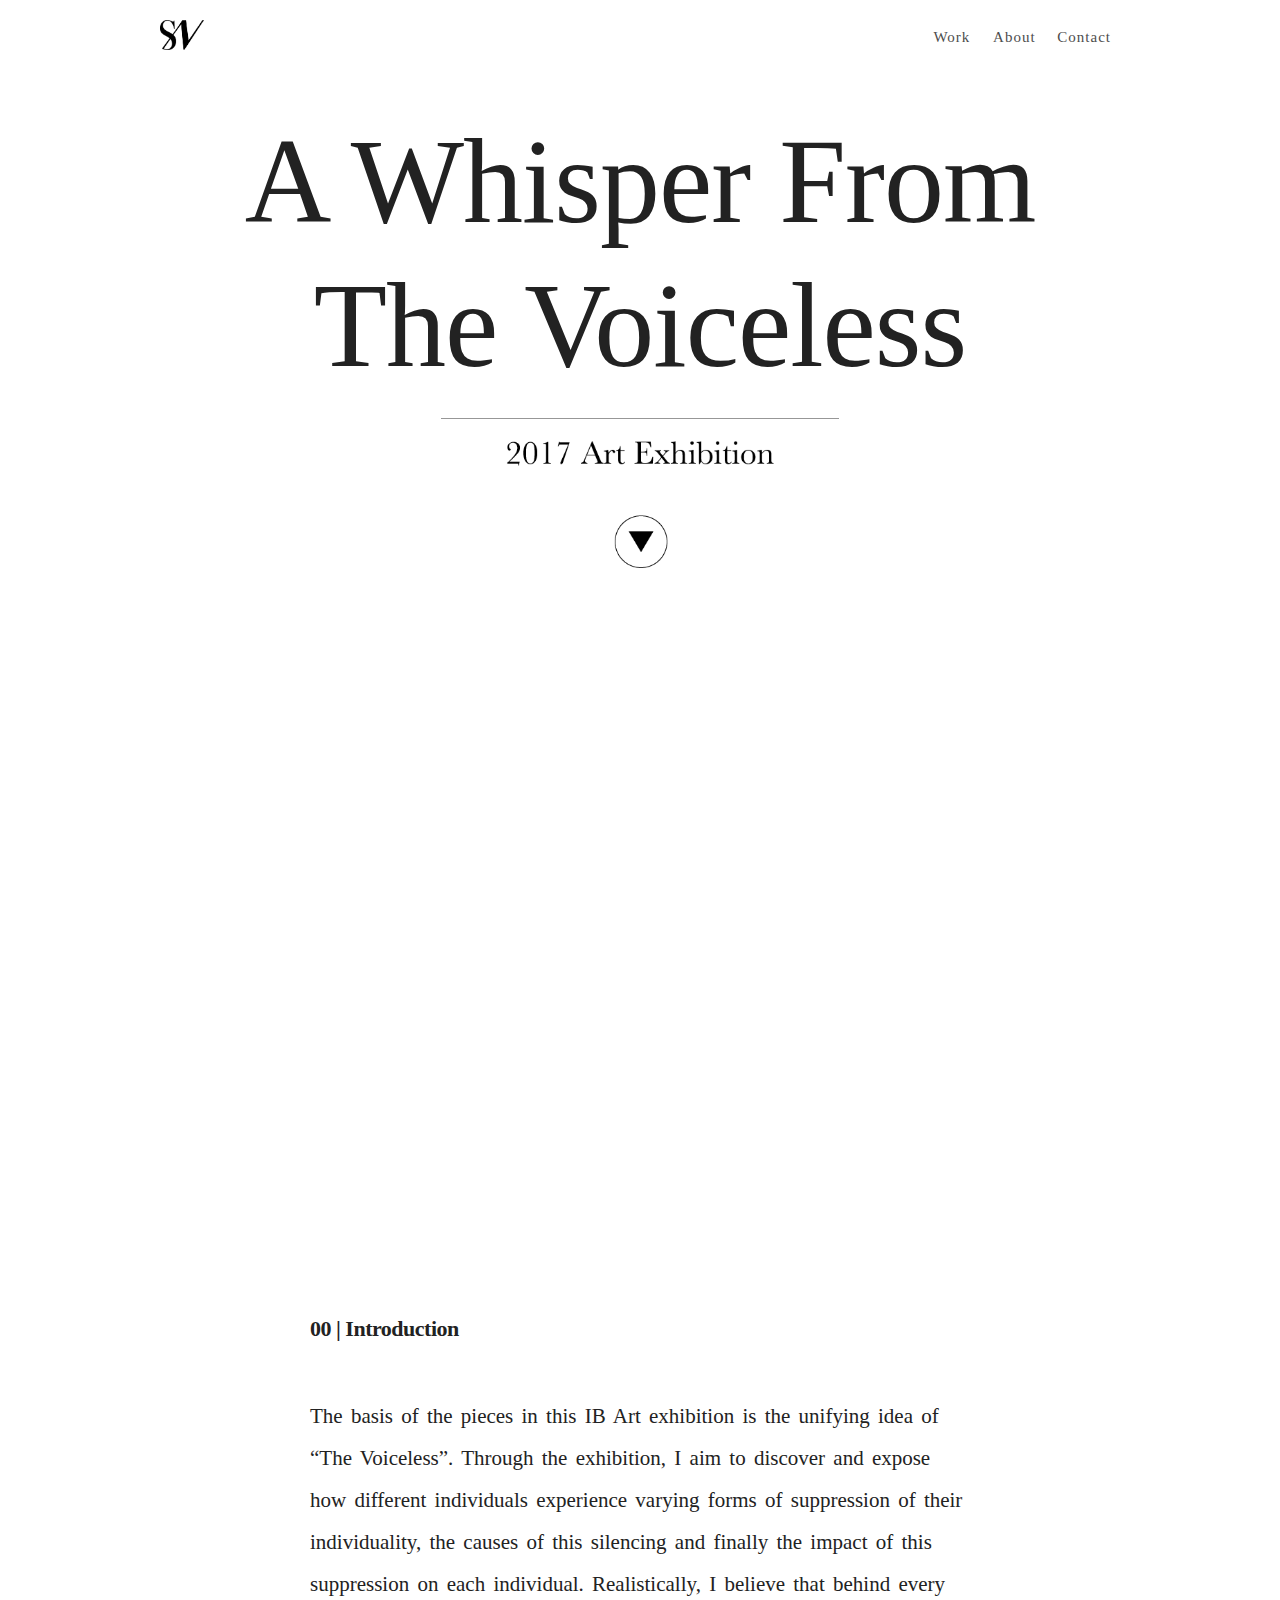
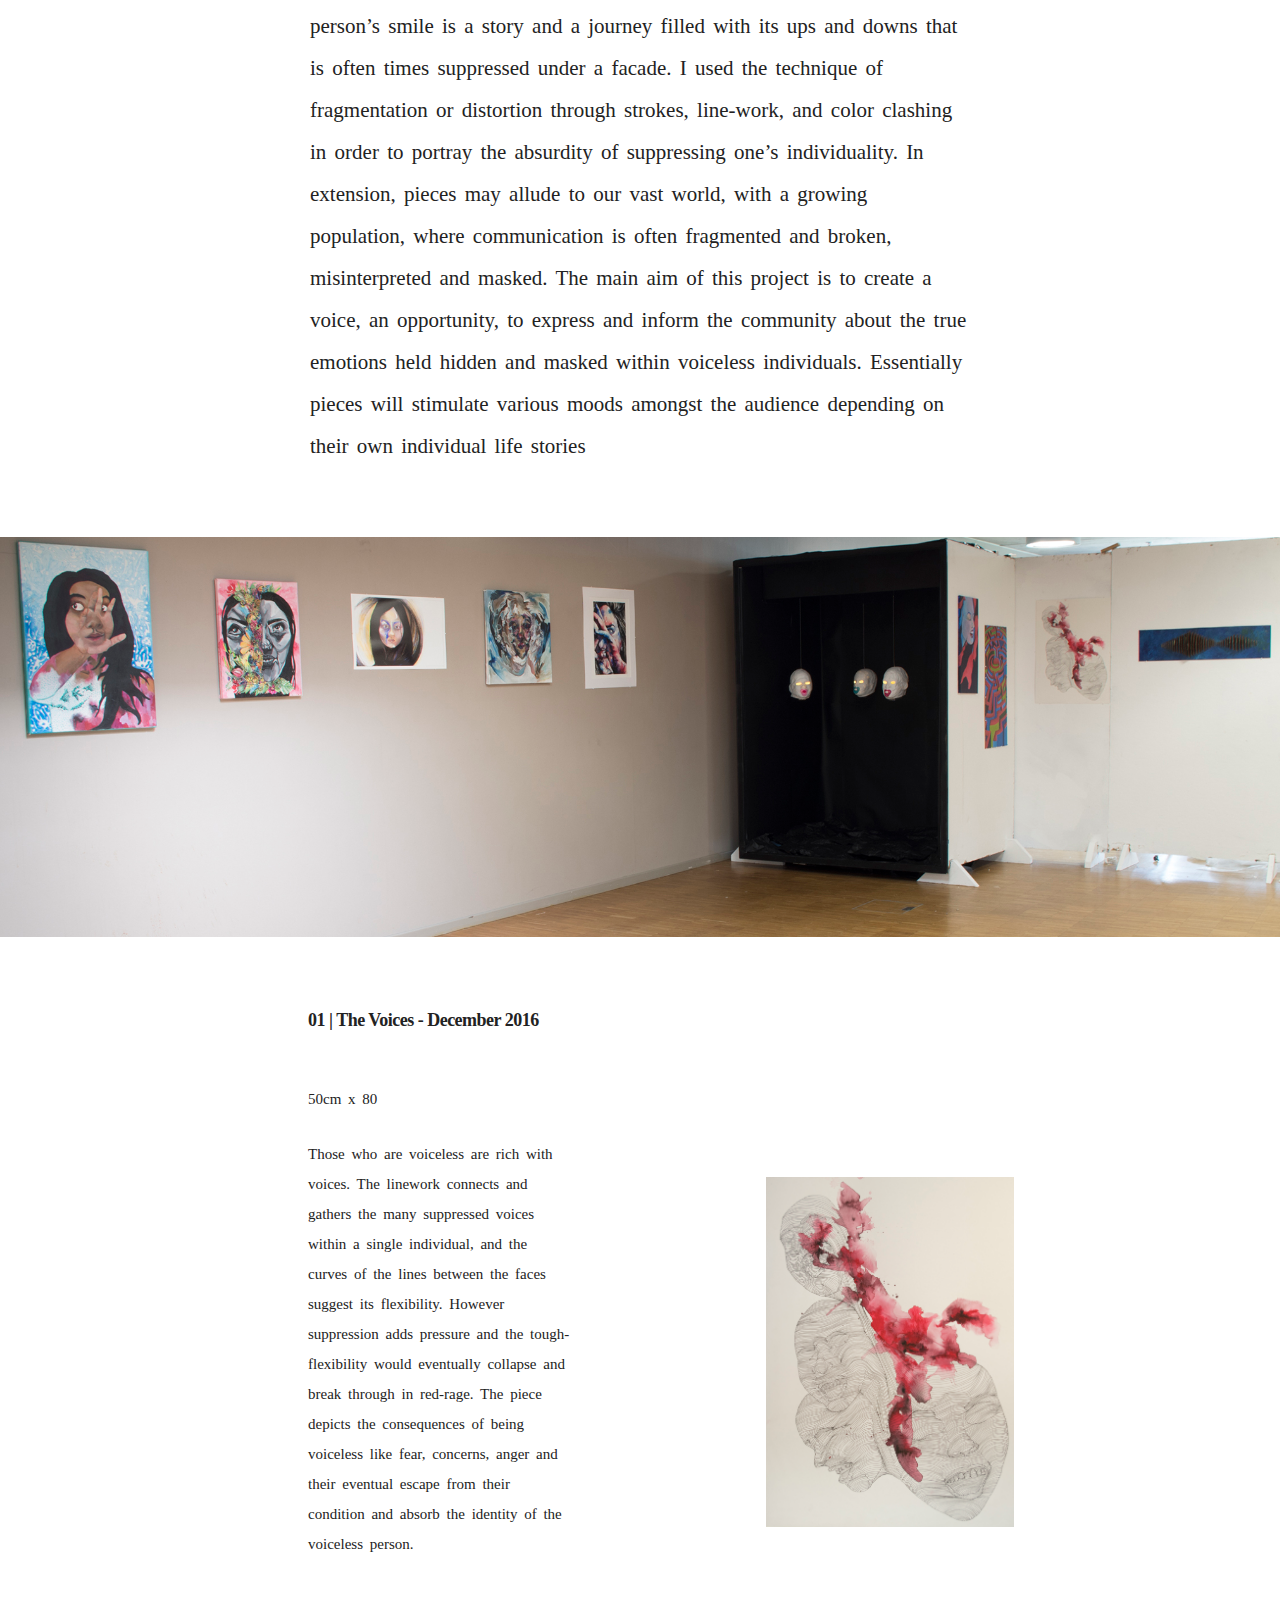
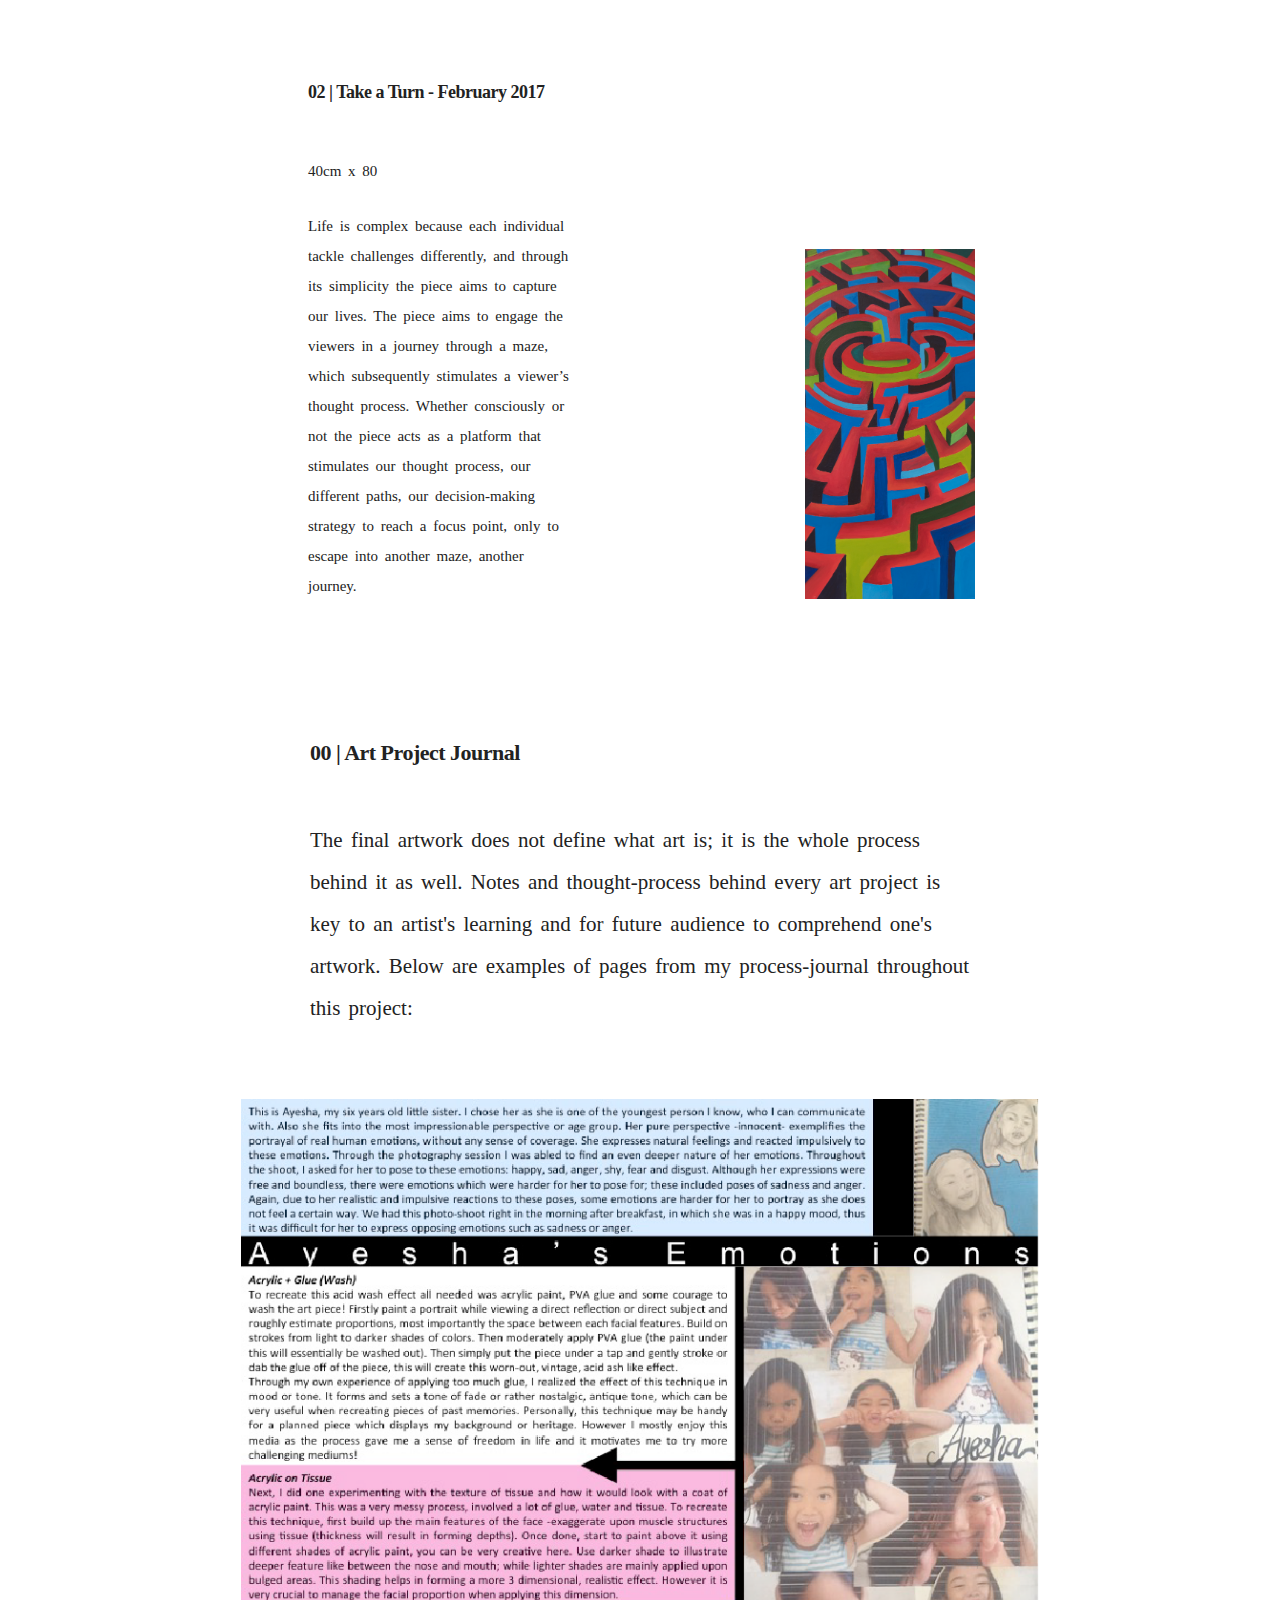
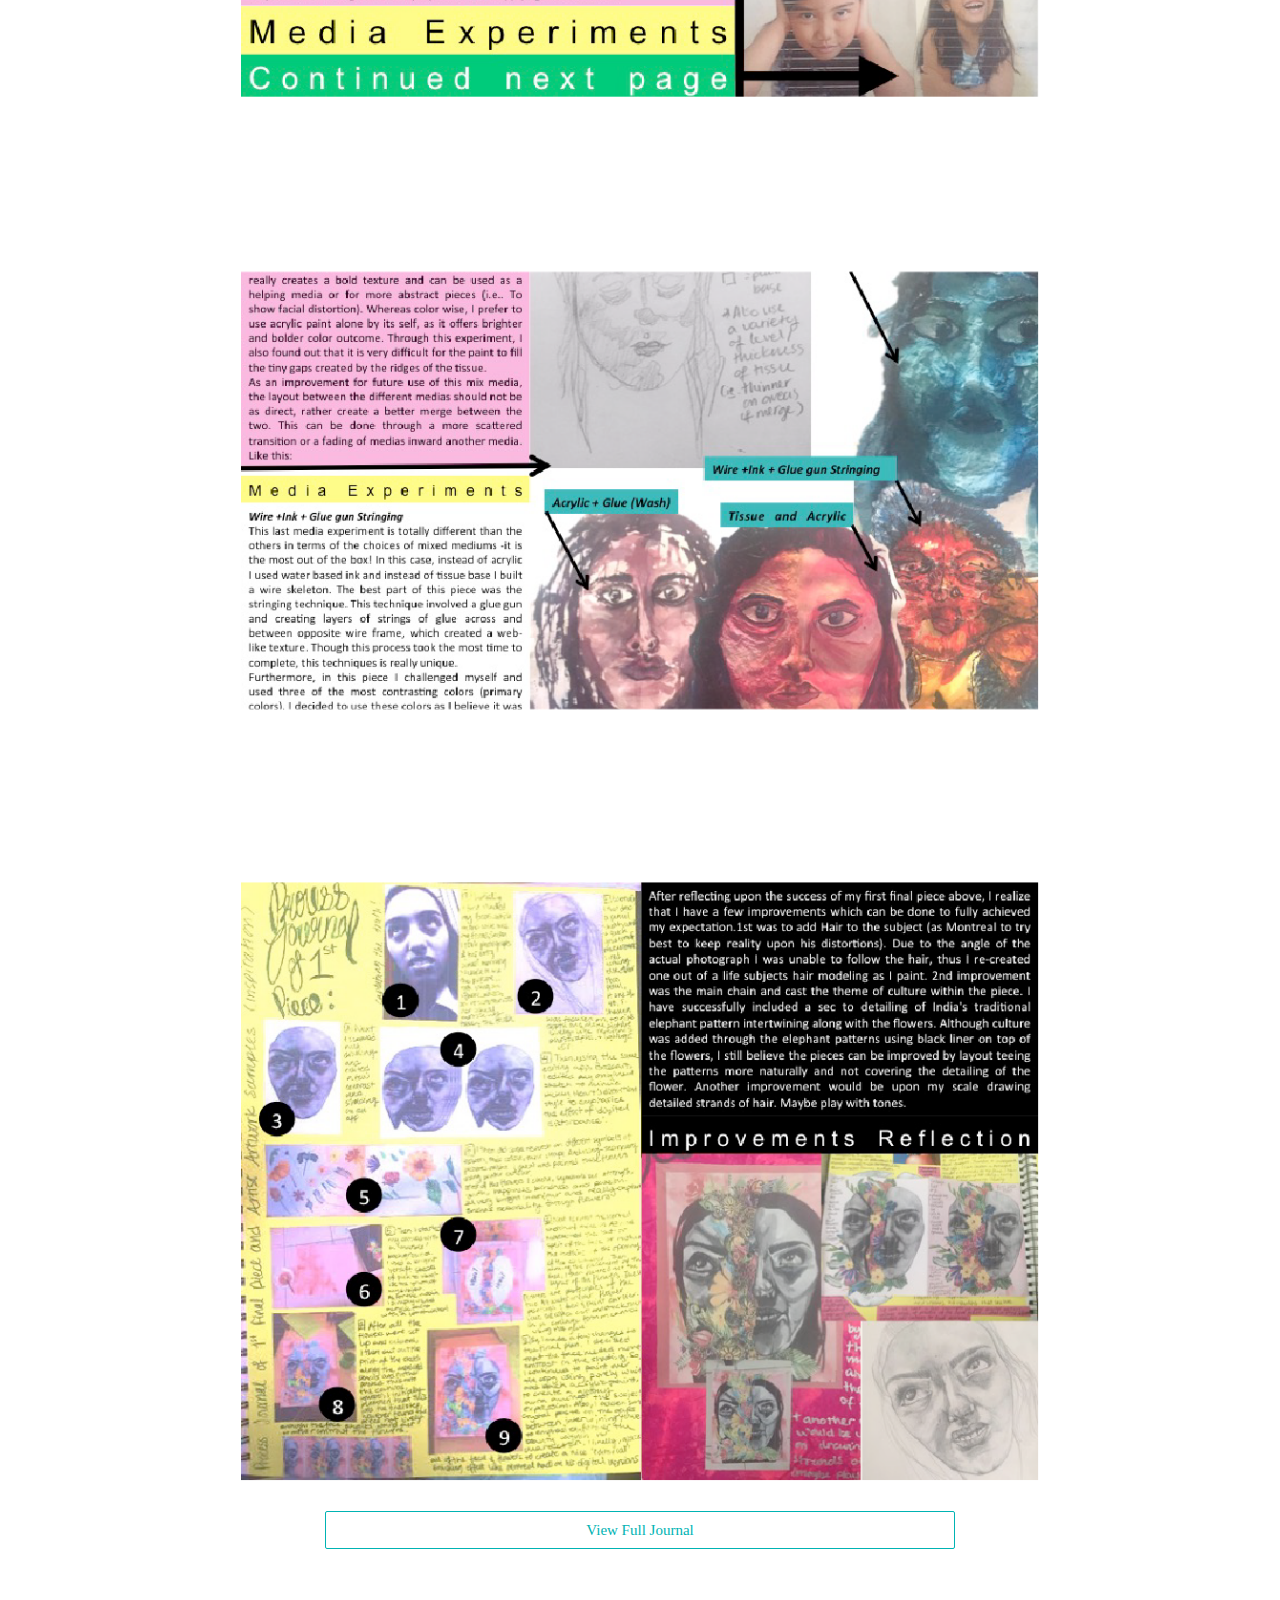
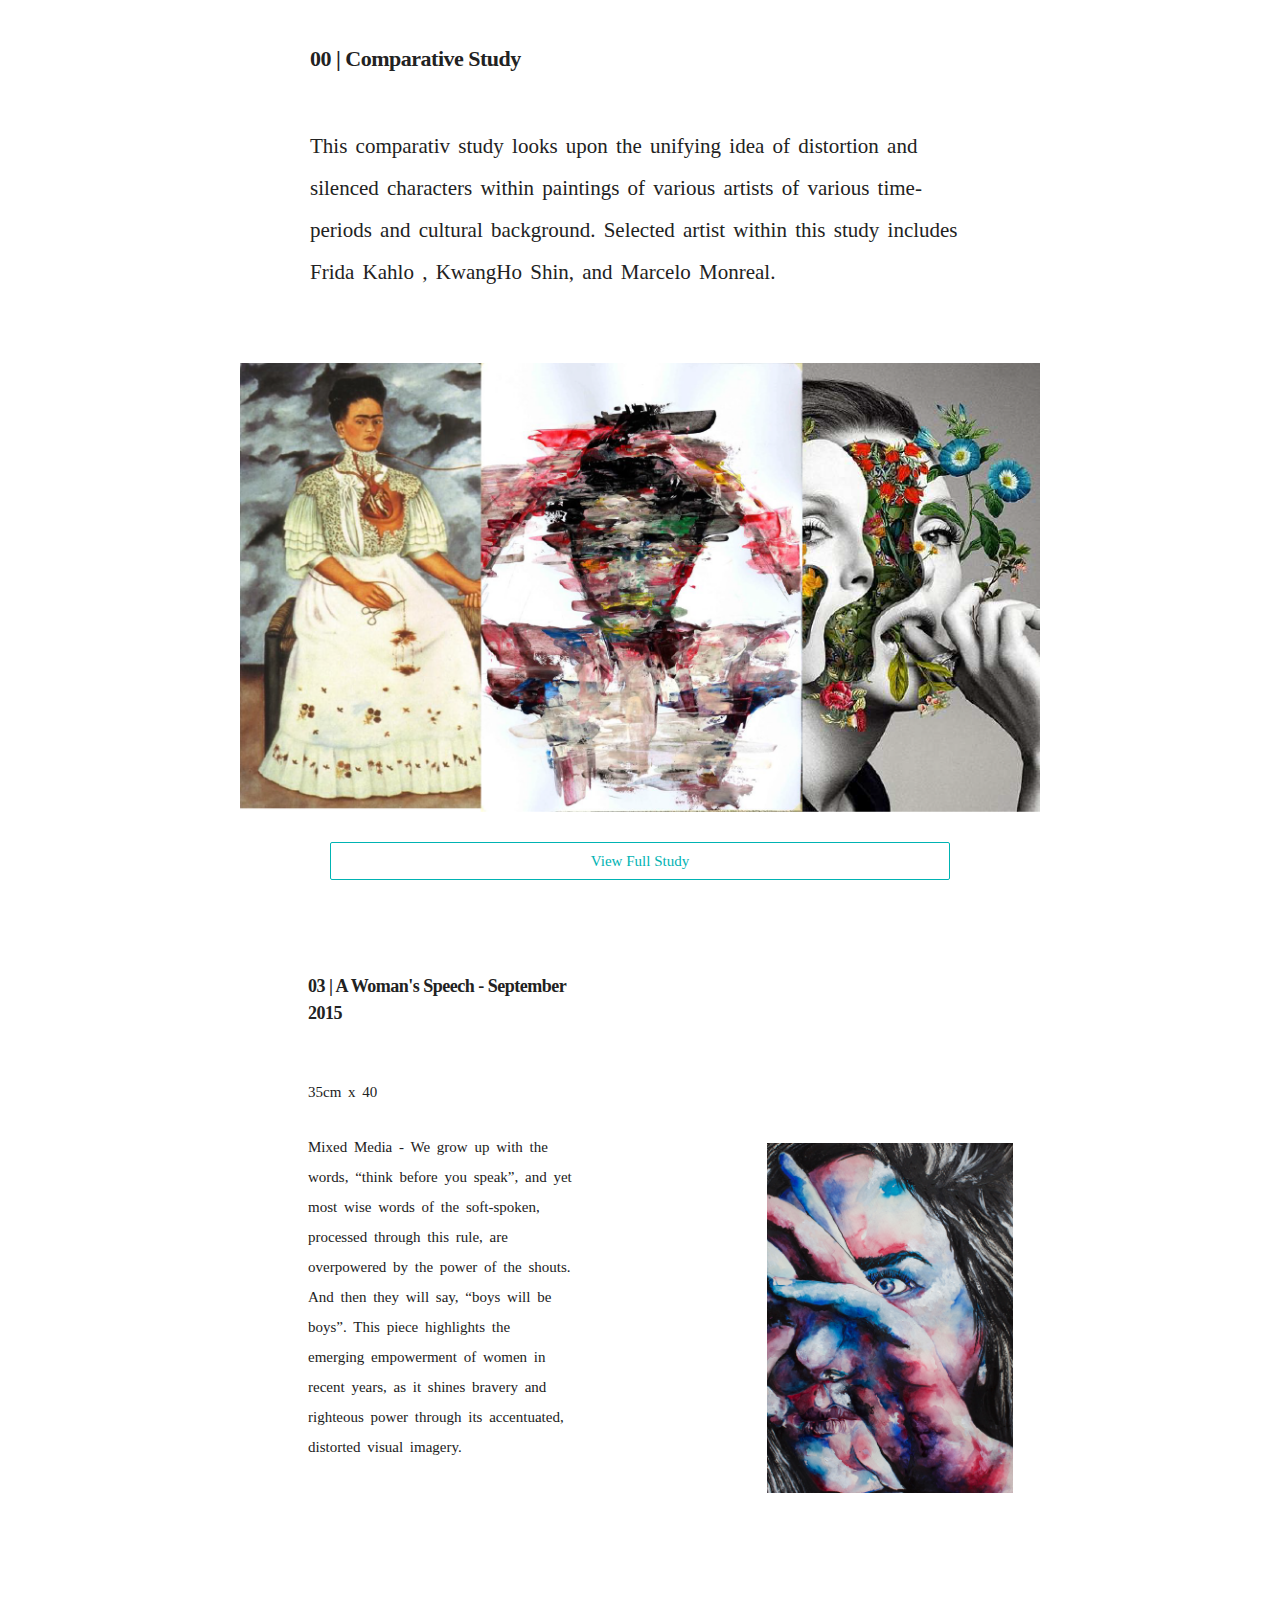
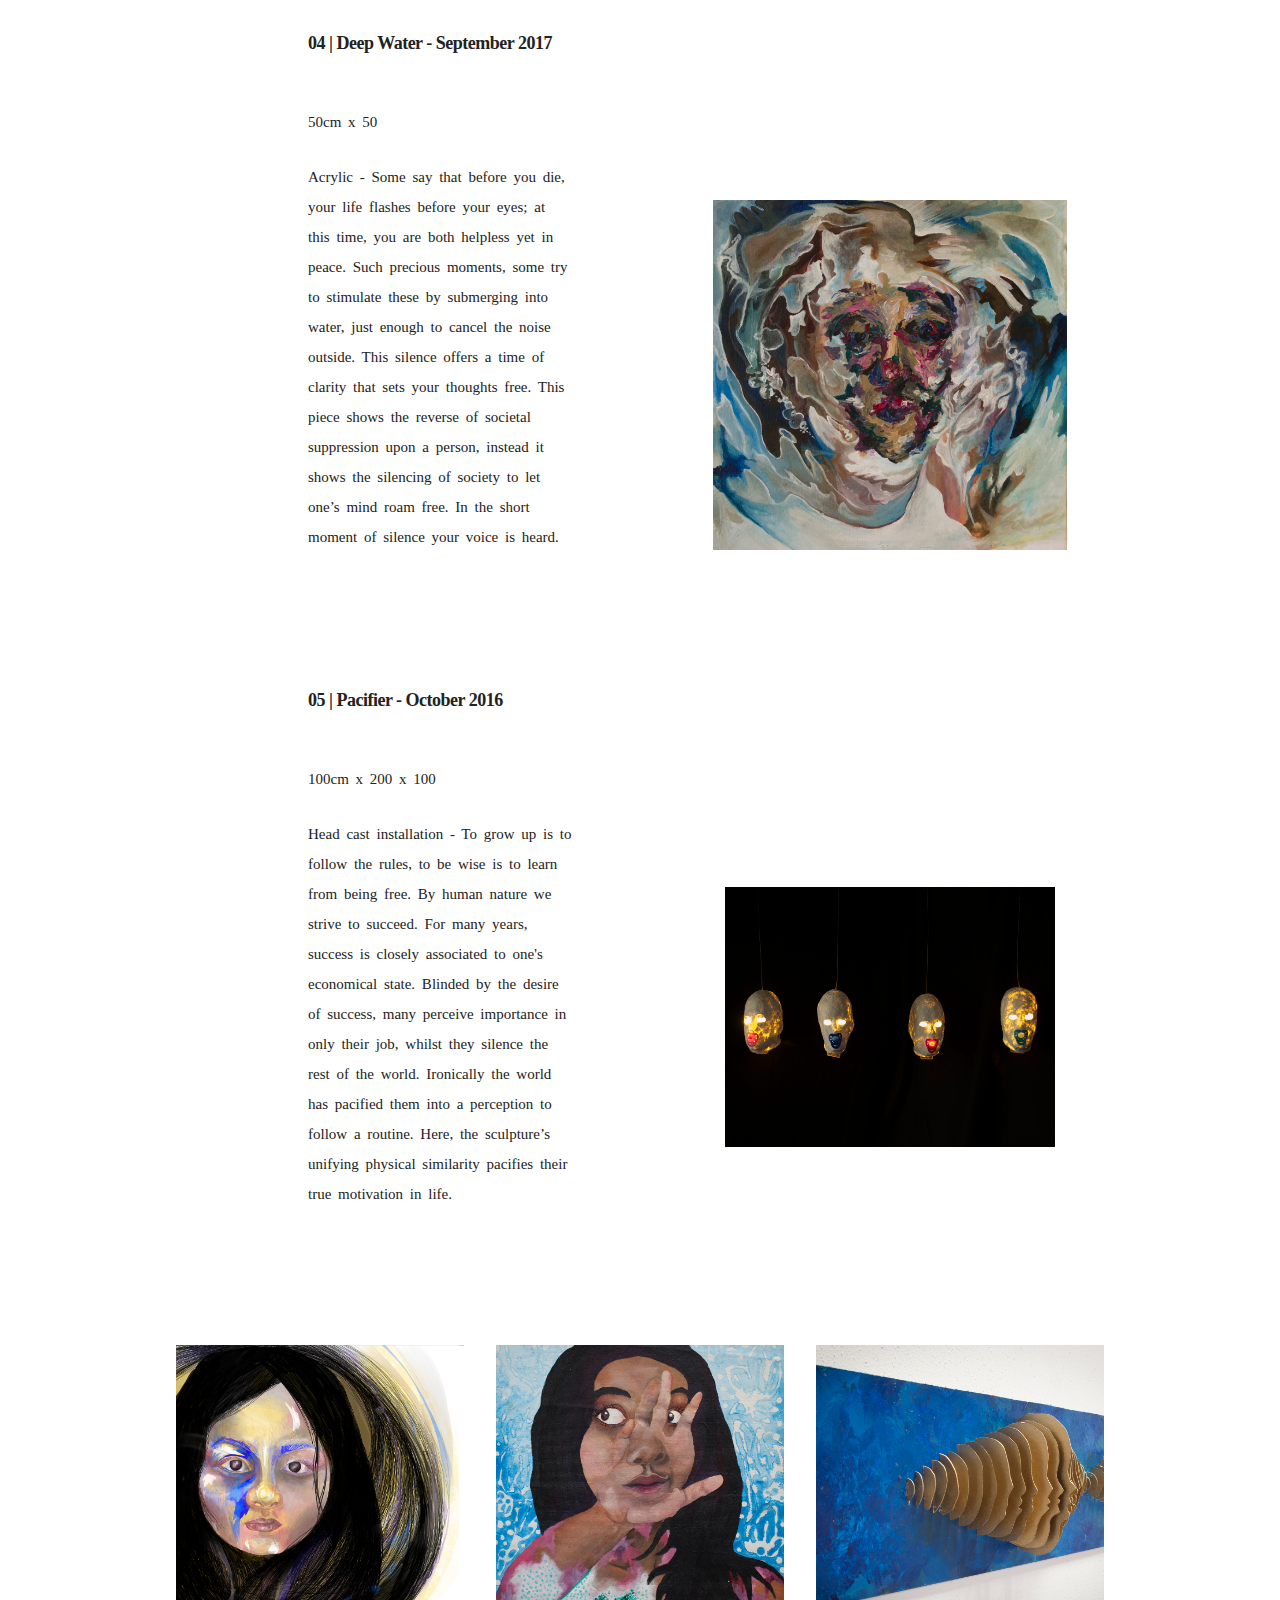
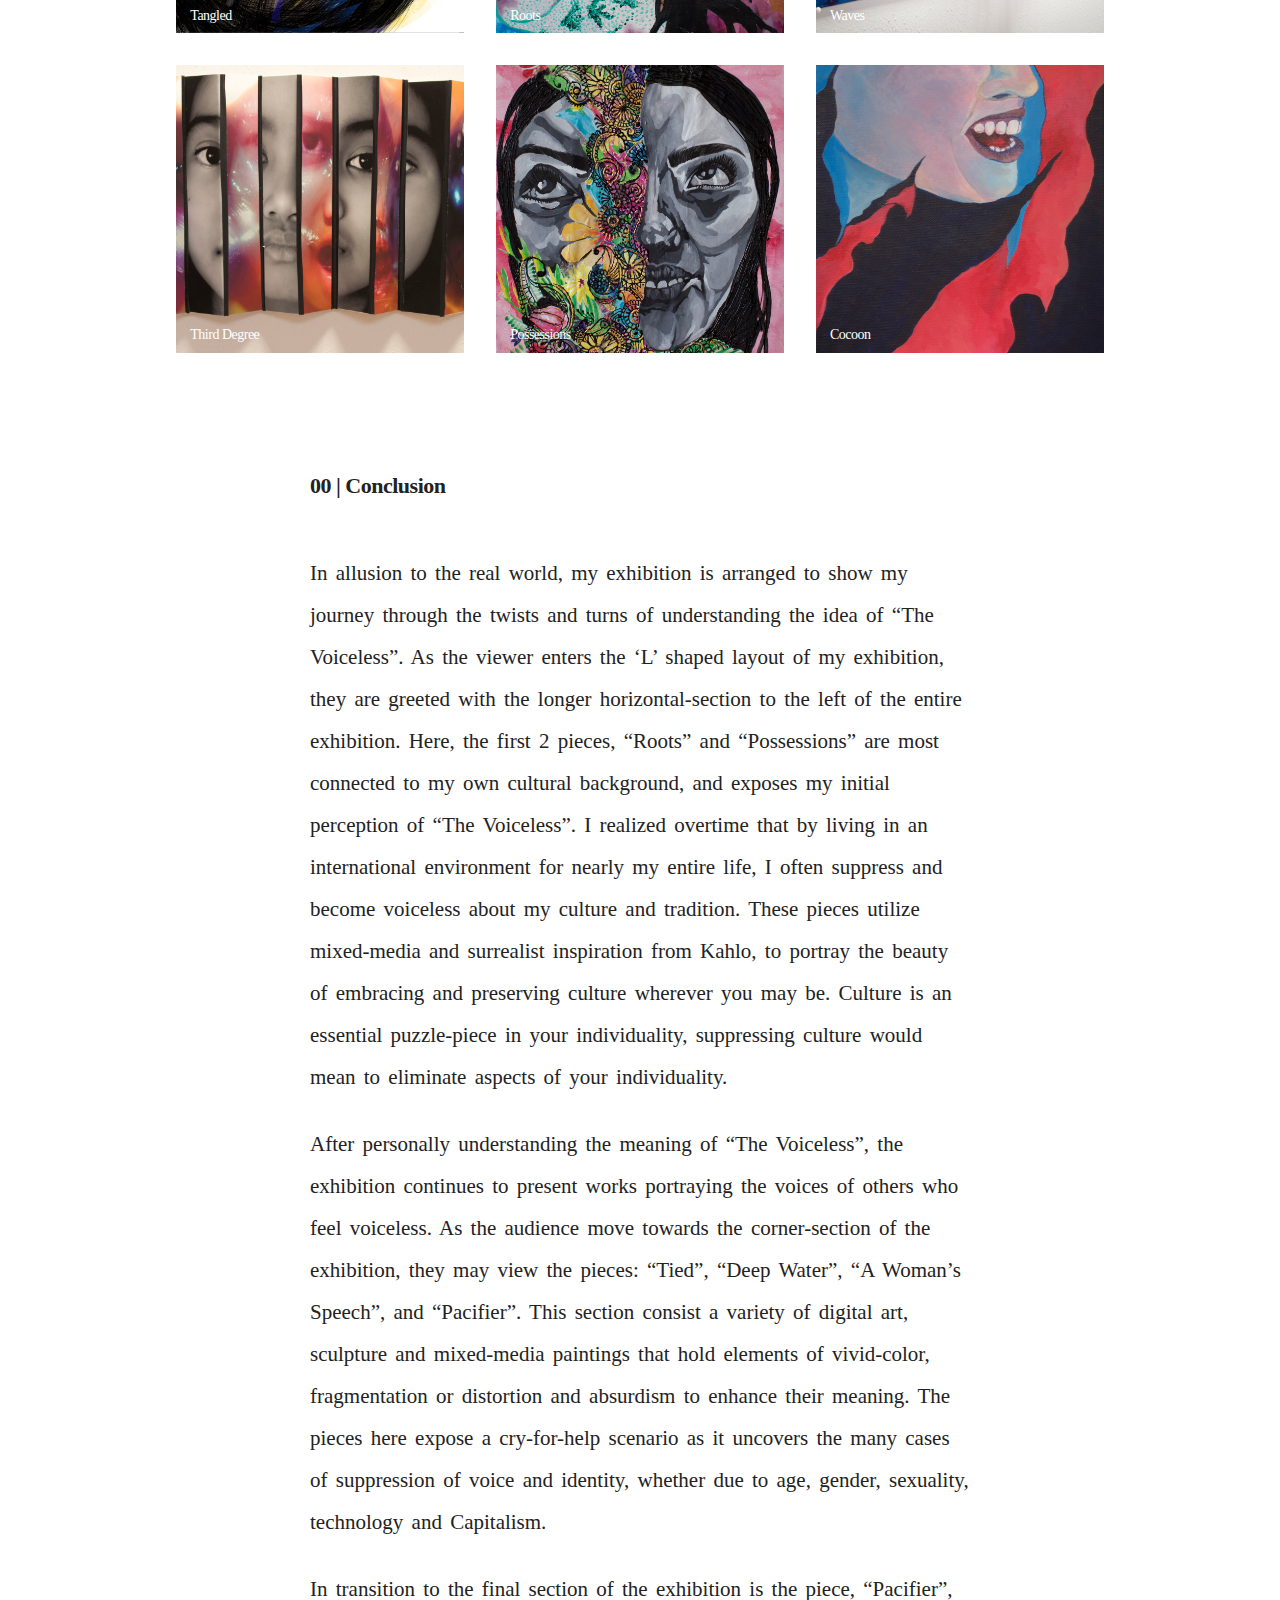
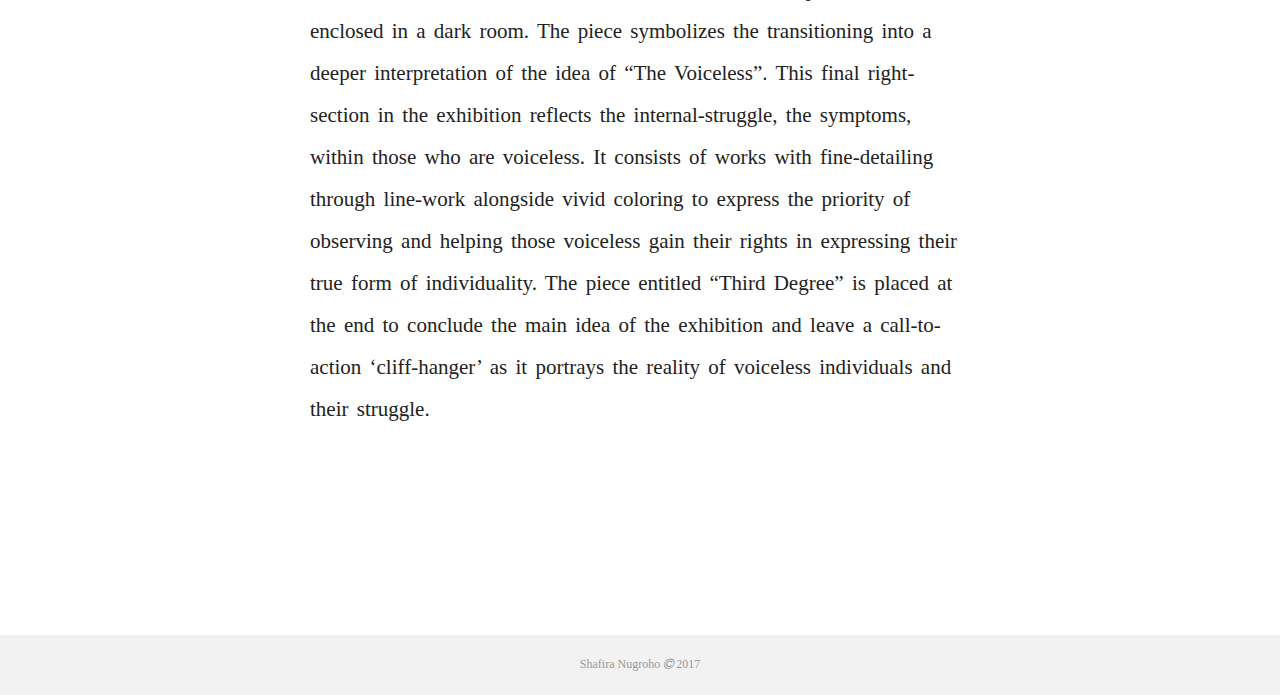
<file: Portfolio/whisper.html>
<!DOCTYPE html>
<html lang="en">
<head>

  <meta charset="utf-8">
  <title>Shafira Nugroho</title>
  <meta name="description" content="Shafira Nugroho is a UX designer based in the Zurich, Switzerland.">
  <meta name="author" content="Shafira Nugroho">
    
  <!-- Mobile Specific Metas
  –––––––––––––––––––––––––––––––––––––––––––––––––– -->
  <meta name="viewport" content="width=device-width, initial-scale=1">


  <!-- Google Fonts -->
  <link href='http://fonts.googleapis.com/css?family=Lato:300,400,700,300italic,400italic,700italic|Varela+Round' rel='stylesheet' type='text/css'>
 
 <!-- CSS -->
 <link rel="stylesheet" href="css/normalize.css">
 <link rel="stylesheet" href="css/style.css">
 <link rel="stylesheet" href="css/font-awesome.css">
 <link rel="stylesheet" href="css/skeleton.css">


</head>
<body>
<?php include_once("analyticstracking.php") ?>
    
<!-- Header -->
<section class="header">
<div class="navbar"> 
    <div class="container">
        <div class="row">
            <a class="one-half column logo-position logo" href="index.html">
            <img src="images/logo.png" alt="Shafira Nugroho" /></a>
            </a>
            <div class="one-half column" align="center">
                <nav class="cs-nav">
                    <div class="cs-nav-display"><a class="cs-name-gray" href="work.html"> Work </a></div>
                    <div class="cs-nav-display"><a class="cs-name-gray" href="about.html">About</a></div>
                    <div class="cs-nav-display"><a class="cs-name-gray" href="about.html">Contact</a></div>
                </nav>
            </div>
        </div>
    </div> 
</section>

<!-- TITLE2 -->
	<section class="title2">
	<div class="container">
		<h1><center> A Whisper From The Voiceless</center></h1>
		<center><a href="#down"><img src="images/2017exh.png" alt="design works" /></a></center>

	</div>
</section>


<iframe id="down" width="1290" height="580" src="https://www.youtube.com/embed/X6-4HTvF_8k" frameborder="0" gesture="media" allowfullscreen></iframe>


<!-- TEXT -->
	<section class="text">
	<div class="container-text">
		<h5>00 |  Introduction</h5>
		<h6>The basis of the pieces in this IB Art exhibition is the unifying idea of “The Voiceless”. Through the exhibition, I aim to discover and expose how different individuals experience varying forms of suppression of their individuality, the causes of this silencing and finally the impact of this suppression on each individual. Realistically, I believe that behind every person’s smile is a story and a journey filled with its ups and downs that is often times suppressed under a facade. I used the technique of fragmentation or distortion through strokes, line-work, and color clashing in order to portray the absurdity of suppressing one’s individuality. In extension, pieces may allude to our vast world, with a growing population, where communication is often fragmented and broken, misinterpreted and masked. The main aim of this project is to create a voice, an opportunity, to express and inform the community about the true emotions held hidden and masked within voiceless individuals. Essentially pieces will stimulate various moods amongst the audience depending on their own individual life stories</h6>
	</div>
</section>

<!-- IMAGEBANNER3 -->
	<section class="imagebanner3">
	<div class="container">

<center><h2></h2></center>

</section>
</div>

<!-- ART -->
	<section class="art"><div class="container">
			<div class="row"><div class="four columns" align="left">

		<h5>01 |  The Voices - December 2016</h5>
		<h6><p> 50cm x 80 </p> Those who are voiceless are rich with voices. The linework connects and gathers the many suppressed voices within a single individual, and the curves of the lines between the faces suggest its flexibility. However suppression adds pressure and the tough-flexibility would eventually collapse and break through in red-rage. The piece depicts the consequences of being voiceless like fear, concerns, anger and their eventual escape from their condition and absorb the identity of the voiceless person. </h6>
	</div>

		<div class="eight columns" align="middle">
		<img src="images/SN_9.jpg" alt="design works" /></div>

	</div></section>

<!-- ART -->
	<section class="art"><div class="container">
			<div class="row"><div class="four columns" align="left">

		<h5>02 |  Take a Turn - February 2017</h5>
		<h6><p> 40cm x 80 </p> Life is complex because each individual tackle challenges differently, and through its simplicity the piece aims to capture our lives. The piece aims to engage the viewers in a journey through a maze, which subsequently stimulates a viewer’s thought process. Whether consciously or not the piece acts as a platform that stimulates our thought process, our different paths, our decision-making strategy to reach a focus point, only to escape into another maze, another journey. </h6>
	</div>

		<div class="eight columns" align="middle">
		<img src="images/SN_8.jpg" alt="design works" /></div>

	</div></section>
<!-- TEXT -->
	<section class="text">
	<div class="container-text">
		<h5>00 |  Art Project Journal</h5>
		<h6>The final artwork does not define what art is; it is the whole process behind it as well. Notes and thought-process behind every art project is key to an artist's learning and for future audience to comprehend one's artwork. Below are examples of pages from my process-journal throughout this project: </h6></div>
	</div>

	<center><img src="images/journal.png" alt="design works" /></center>

		<center><a href="compstudy.html" class="btn2">View Full Journal</a>
		</center>
	</section>

<!-- TEXT -->
	<section class="text">
	<div class="container-text">
		<h5>00 |  Comparative Study</h5>
		<h6>This comparativ study looks upon the unifying idea of distortion and silenced characters within paintings  of various artists of various time-periods and cultural background. Selected artist within this study includes Frida Kahlo , KwangHo Shin, and Marcelo Monreal.</h6></div>
		<center><img src="images/comparitive.png" alt="design works" /></center>
		<center><a href="compstudy.html" class="btn2">View Full Study</a>
		</center>


	</section>

<!-- ART -->
	<section class="art"><div class="container">
			<div class="row"><div class="four columns" align="left">

		<h5>03 |  A Woman's Speech - September 2015</h5>
		<h6><p> 35cm x 40 </p> Mixed Media - We grow up with the words, “think before you speak”, and yet most wise words of the soft-spoken, processed through this rule, are overpowered by the power of the shouts. And then they will say, “boys will be boys”. This piece highlights the emerging empowerment of women in recent years, as it shines bravery and righteous power through its accentuated, distorted visual imagery. </h6>
	</div>

		<div class="eight columns" align="middle">
		<img src="images/SN_5.jpg" alt="design works" /></div>

	</div></section>

	<!-- ART -->
	<section class="art"><div class="container">
			<div class="row"><div class="four columns" align="left">

		<h5>04 |  Deep Water - September 2017 </h5>
		<h6><p> 50cm x 50 </p> Acrylic - Some say that before you die, your life flashes before your eyes; at this time, you are both helpless yet in peace. Such precious moments, some try to stimulate these by submerging into water, just enough to cancel the noise outside. This silence offers a time of clarity that sets your thoughts free. This piece shows the reverse of societal suppression upon a person, instead it shows the silencing of society to let one’s mind roam free. In the short moment of silence your voice is heard.</h6>
	</div>

		<div class="eight columns" align="middle">
		<img src="images/SN_4.jpg" alt="design works" /></div>

	</div></section>

	<!-- ART -->
	<section class="art"><div class="container">
			<div class="row"><div class="four columns" align="left">

		<h5>05 |  Pacifier - October 2016 </h5>
		<h6><p> 100cm x 200 x 100 </p> Head cast installation - To grow up is to follow the rules, to be wise is to learn from being free. By human nature we strive to succeed. For many years, success is closely associated to one's economical state.  Blinded by the desire of success, many perceive importance in only their job, whilst they silence the rest of the world. Ironically the world has pacified them into a perception to follow a routine. Here, the sculpture’s unifying  physical similarity pacifies their true motivation in life.</h6>
	</div>

		<div class="eight columns" align="middle">
		<div class="image2"><img src="images/SN_6.jpg" alt="design works" /></div></div>

	</div></section>

<!-- ARTGRID -->

<section class="artgrid"><div class="container">


<div class="square bg img1">
    <div class="content">
        <div class="table">
            <div class="table-cell">
            	<h5>Tangled</h5>
            </div>
        </div>
    </div>
</div>

<div class="square bg img2">
    <div class="content">
        <div class="table">
            <div class="table-cell">
            	<h5>Roots</h5>
            </div>
        </div>
    </div>
</div>
<div class="square bg img3">
    <div class="content">
        <div class="table">
            <div class="table-cell">
            	<h5>Waves</h5>
            </div>
        </div>
    </div>
</div>

<div class="square bg img4">
    <div class="content">
        <div class="table">
            <div class="table-cell">
            	<h5>Third Degree</h5>
            </div>
        </div>
    </div>
</div>
<div class="square bg img5">
    <div class="content">
        <div class="table">
            <div class="table-cell">
            	<h5>Possessions</h5>
            </div>
        </div>
    </div>
</div>
<div class="square bg img6">
    <div class="content">
        <div class="table">
            <div class="table-cell">
            	<h5>Cocoon</h5>
            </div>
        </div>
    </div>
</div>

</div></section>

<!-- TEXT -->
	<section class="text">
	<div class="container-text">
		<h5>00 |  Conclusion</h5>
		<h6><p>In allusion to the real world, my exhibition is arranged to show my journey through the twists and turns of understanding the idea of “The Voiceless”. As the viewer enters the ‘L’ shaped layout of my exhibition, they are greeted with the longer horizontal-section to the left of the entire exhibition. Here, the first 2 pieces, “Roots” and “Possessions” are most connected to my own cultural background, and exposes my initial perception of “The Voiceless”. I realized overtime that by living in an international environment for nearly my entire life, I often suppress and become voiceless about my culture and tradition. These pieces utilize mixed-media and surrealist inspiration from Kahlo, to portray the beauty of embracing and preserving culture wherever you may be. Culture is an essential puzzle-piece in your individuality, suppressing culture would mean to eliminate aspects of your individuality.</p> 

		<p>After personally understanding the meaning of “The Voiceless”, the exhibition continues to present works portraying the voices of others who feel voiceless. As the audience move towards the corner-section of the exhibition, they may view the pieces: “Tied”, “Deep Water”, “A Woman’s Speech”, and “Pacifier”. This section consist a variety of digital art, sculpture and mixed-media paintings that hold elements of vivid-color, fragmentation or distortion and absurdism to enhance their meaning. The pieces here expose a cry-for-help scenario as it uncovers the many cases of suppression of voice and identity, whether due to age, gender, sexuality, technology and Capitalism. </p> 

		<p>In transition to the final section of the exhibition is the piece, “Pacifier”, enclosed in a dark room. The piece symbolizes the transitioning into a deeper interpretation of the idea of “The Voiceless”. This final right-section in the exhibition reflects the internal-struggle, the symptoms, within those who are voiceless. It consists of works with fine-detailing through line-work alongside vivid coloring to express the priority of observing and helping those voiceless gain their rights in expressing their true form of individuality. The piece entitled “Third Degree” is placed at the end to conclude the main idea of the exhibition and leave a call-to-action ‘cliff-hanger’ as it portrays the reality of voiceless individuals and their struggle.</p></h6>
	</div>
</section>

</body>

<!-- FOOTER -->

<footer>
	<center>
<h6>Shafira Nugroho  <i class="  fa-copyright"></i>  2017</h6>
	</center>
</footer>

</html>
</file>
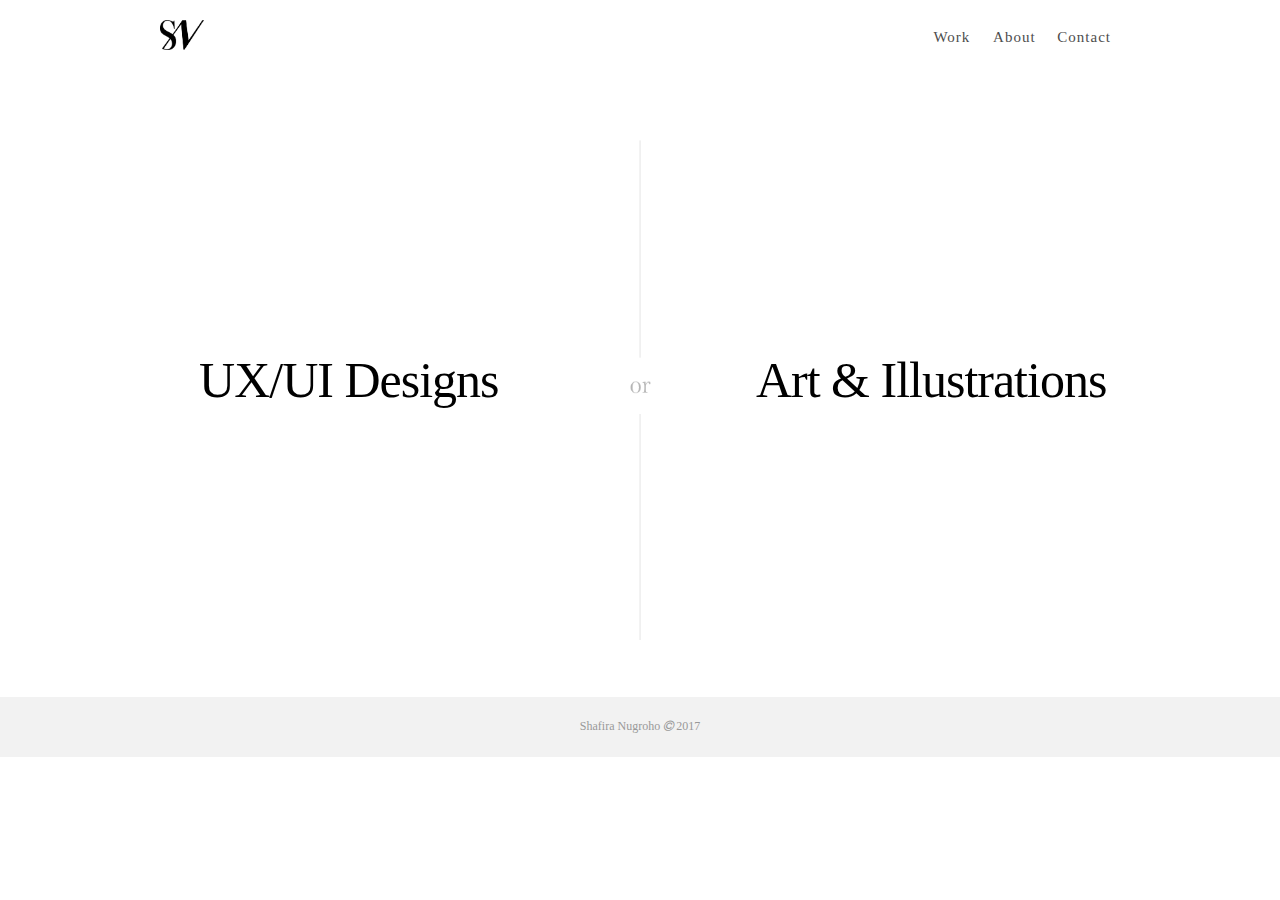
<file: Portfolio/work.html>
<!DOCTYPE html>
<html lang="en">
<head>

  <meta charset="utf-8">
  <title>Shafira Nugroho</title>
  <meta name="description" content="Shafira Nugroho is a UX designer based in the Zurich, Switzerland.">
  <meta name="author" content="Shafira Nugroho">
    
  <!-- Mobile Specific Metas
  –––––––––––––––––––––––––––––––––––––––––––––––––– -->
  <meta name="viewport" content="width=device-width, initial-scale=1">


  <!-- Google Fonts -->
  <link href='http://fonts.googleapis.com/css?family=Lato:300,400,700,300italic,400italic,700italic|Varela+Round' rel='stylesheet' type='text/css'>
 
 <!-- CSS -->
 <link rel="stylesheet" href="css/normalize.css">
 <link rel="stylesheet" href="css/style.css">
 <link rel="stylesheet" href="css/font-awesome.css">
 <link rel="stylesheet" href="css/skeleton.css">


</head>
<body>
<?php include_once("analyticstracking.php") ?>
    
<!-- Header -->
<section class="header">
<div class="navbar"> 
    <div class="container">
        <div class="row">
            <a class="one-half column logo-position logo" href="index.html">
            <img src="images/logo.png" alt="Shafira Nugroho" /></a>
            </a>
            <div class="one-half column" align="center">
                <nav class="cs-nav">
                    <div class="cs-nav-display"><a class="cs-name-gray" href="work.html"> Work </a></div>
                    <div class="cs-nav-display"><a class="cs-name-gray" href="about.html">About</a></div>
                    <div class="cs-nav-display"><a class="cs-name-gray" href="about.html">Contact</a></div>
                </nav>
            </div>
        </div>
    </div> 
</section>

<!-- CHOOSE -->
<section class="choose">
<div class="container">
<div class="row">
	<div class="five columns" align="left">
		<center><h1><a href="ux.html">UX/UI Designs</a></h1></center></div>
	<div class="two columns" align="left">
		<center><img src="images/or.png" alt="or" /></center></div>
	<div class="five columns" align="left">
		<center><h1><a href="art.html">Art & Illustrations</a></h1></center></div>
</div>
</div>
</section>

</body>

<!-- FOOTER -->

<footer>
	<center>
<h6>Shafira Nugroho  <i class="  fa-copyright"></i>  2017</h6>
	</center>
</footer>

</html>
</file>
<file: Portfolio/css/style.css>
.logo img {
  text-align: left;
  display:block;
  height: 3.0rem;
  width: auto;

}

header {
	background: #ffffff;
	padding-top: 2.5rem;

}

header a {
  font-size: 1.4rem;
  color: #000000;
  text-decoration: none;
  word-spacing: 2.0rem;
  font-family:"Avenir";
  padding-top: 1.0rem;
}

.navbar {
    background-color: #ffffff;
    position: fixed; /* Set the navbar to fixed position */
    top: 0; /* Position the navbar at the top of the page */
    width: 100%; /* Full width */
    z-index: 100;
}


/* ABOUT */

.about {
  background-image: url("../images/aboutme.jpg");
  background-size: cover;
  width: 100%;
  min-height: 60.0rem;
  margin-top:2.0rem;
  }

.about h6{
	font-family: "Avenir";
	margin-top: -11.0rem;
	margin-bottom: 4.0rem;
	font-size: 1.4rem;
	margin-right: 5rem;
  	margin-left: 5rem;

  }

.about h1{
	font-family: "Baskerville";
	margin-top: 14.0rem;
	margin-bottom: 0.0rem;
	margin-right: 5rem;
  	margin-left: 5rem;

  }

/* BUTTONS */

.btn {
  border-radius: 0.2rem;
  color:  #00b3b3;
  text-decoration: none;
  padding: 1.0rem 4.0rem;
   margin-left:5rem;
  border: 0.1rem solid  #00b3b3;
  font-family:"Avenir";
}

.btn3 {
  border-radius: 0.2rem;
  color:  #00b3b3;
  text-decoration: none;
  padding: 1.0rem 4.0rem;
   margin-left:0.3rem;
  border: 0.1rem solid  #00b3b3;
  font-family:"Avenir";
}

 header nav ul > li.btn-outline:hover > a {
   color:#000000;
   background: #ffffff;
 }

  header nav ul > li.btn-outline {
   padding:10px 15px;
   border:2px solid #ffffff;
   border-radius: 10px;
 }

 /* PROCESS */

.process {
  background: #ffffff;
  margin-top:12.0rem;
  margin-bottom:11.0rem;
  }

.process h6{
	font-family: "Avenir";
	font-size: 1.8rem;
  }

.process h1{
	font-family: "Baskerville";
  }

 .process img {
  display:block;
  max-height: 13.0rem;
  width: auto;
  padding-bottom:2.0rem;
  display: block;
  margin: 0 auto;
}

/* SAMPLE1 */

.sample1 {
  background: #f2f2f2;
  padding-top: 5.0rem;
  padding-bottom: 7.0rem;
  margin-bottom:7.0rem;

  }

.sample1 h6{
	font-family: "Avenir";
	padding-bottom: 2.5rem;
	margin-right: 5rem;
  	margin-left: 5rem;
  }

.sample1 h1{
	font-family: "Baskerville";
  }

.sample1 h5 a{
	font-family: "Avenir";
	font-size: 1.5rem;
	text-decoration: none;
	color: #595959;
  }

 .sample1 img {
  display:block;
  max-height: 18.0rem;
  max-width: auto;
  display: block;
  margin: 3.0rem auto;
  float:middle;
}

.sample1 .btn {
  border-radius: 2.0px;
  color:  #00b3b3;
  text-decoration: none;
  padding: 10px 40px;
  border: 0.1rem solid  #00b3b3;
  font-family:"Avenir";

}

/* SAMPLE2 */

.sample2 {
  padding-top: 8.0rem;
  padding-bottom: 7.0rem;
  background-image: url("../images/respainting1.png");
  background-size: cover;
  width: 100%;
  height: 50.0rem;
  margin-bottom:7.0rem;
  }

.sample2 h6{
	font-family: "Avenir";
	padding-bottom: 2.5rem;
	text-align: middle;
	color:#ffffff;
	  margin-right: 5rem;
  margin-left: 5rem;
  }

.sample2 h1{
	font-family: "Baskerville";
	color:#ffffff;
	  margin-right: 5rem;
  margin-left: 5rem;
  }

.sample2 h5 a{
	font-family: "Avenir";
	font-size: 1.5rem;
	text-decoration: none;
	color:#ffffff;

  }

.sample2 .btn {
  border-radius: 2.0px;
  color:  #00b3b3;
  text-decoration: none;
  padding: 10px 40px;
  border: 0.1rem solid  #00b3b3;
  font-family:"Avenir";

}

/* SAMPLE3 */

.sample3 {
  padding-top: 8.0rem;
  padding-bottom: 7.0rem;
  background-image: url("../images/respainting2.png");
  background-size: cover;
  width: 100%;
  height: 35.0rem;
  margin-bottom:7.0rem;
  }

.sample3 h6{
	font-family: "Avenir";
	padding-bottom: 2.5rem;
	text-align: middle;
	color:#ffffff;
	margin-right: 5rem;
  margin-left: 5rem;
  }

.sample3 h1{
	font-family: "Baskerville";
	color:#ffffff;
	margin-right: 5rem;
  margin-left: 5rem;
  }

.sample3 h5 a{
	font-family: "Avenir";
	font-size: 1.5rem;
	text-decoration: none;
	color:#ffffff;

  }

.sample3 .btn {
  border-radius: 2.0px;
  color:  #00b3b3;
  text-decoration: none;
  padding: 10px 40px;
  border: 0.1rem solid  #00b3b3;
  font-family:"Avenir";

}

/* CONTACT */

.contact {
  padding-bottom: 2.0rem;
  }

 .contact h6{
	font-family: "Avenir";
	text-align: left;
	color:#000000;
	text-align: center;

  }

.contact h1{
	font-family: "Baskerville";
	color:#000000;
	text-align: left;
	margin-top:12.5rem;
	text-align: center;

  }


.contact img{
	height: 13.0rem;
	width: auto;
	margin-right: 3.0rem;
	margin-left: 3.0rem;
	margin-top:3.0rem;
  }


/* FOOTER */

footer {
	margin-top:15.0rem;
	padding-top:2.0rem;
	padding-bottom: 0.1rem;
	color: 	 #999999;
	font-family: "Avenir";
	background: #f2f2f2;
	text-align: middle;
  }

footer i {
	color: 	 #999999;
	font-family: "Fontawesome";
  }

  footer h6 {
	color: 	 #999999;
	font-size:1.2rem;
  }

/* CHOOSE */z

.choose {
  margin-top: 5.0rem;
  margin-bottom: 5.0rem;
  }

.choose img{
	padding-top:4.0rem;
	margin-bottom:-20.0rem;
  height: 18.0rem;
  }

  .choose h1{
	padding-top:25.0rem;
  }

    .choose a{
	text-decoration: none;
	color:#000000;
  }

 /* TITLE */

.title {
  background-color: #ffffff;
  padding-bottom: 8.0rem;
  margin-right: 5rem;
  margin-left: 5rem;

  }

.title h1 {
  font-size: 8.0rem;
  font-family: "Baskerville";
  margin-top: 14.0rem;
  }

  .title img {
  height: 8.0rem;
  width:auto; 
  }

 /* TITLE2 */

.title2 {
  background-color: #ffffff;
  padding-bottom: 8.0rem;
  margin-right: 5rem;
  margin-left: 5rem;
  }

 .title2 h1 {
  font-size: 5.0rem;
  font-family: "Baskerville";
  margin-top: 14.0rem;
  }

  .title2 img {
  height: 8.0rem;
  width:auto; 
  }

  /* IMAGEBANNER */

.imagebanner {
  }

 .imagebanner img {
  height: 15.0rem;
  width:auto; 
  }

 /* IMAGEBANNER2 */

.imagebanner2 {
	background-image: url("../images/SN_4.jpg");
  background-size: cover;
  opacity: 0.7; 
  width: 100%;
  height: 60.0rem;
  margin-bottom:7.0rem;

  }

.imagebanner2 h2 {
	font-family: "Fontawesome";
	color: #ffffff;
	font-size: 10.0rem;
	padding-top: 23.0rem;
}

 /* IMAGEBANNER3 */

.imagebanner3 {
	background-image: url("../images/SN_exhibition-1.jpg");
  background-size: 142.0rem;
  width: 100%;
  height: 40.0rem;
  margin-bottom:7.0rem;

  }

/* TEXT */

.text {
  background-color: #ffffff;
  margin-top:7.0rem;
  padding-bottom:3.0rem;
  margin-left: 5rem;
  margin-right: 5rem;
  }

 .text h1{
  font-family: "Baskerville";
	margin-bottom: 5.0rem;
}

.text h6{
	font-family: "Avenir";
	line-height: 2;
	word-spacing: 0.3rem;
	margin-top:5.0rem;
	font-size: 1.2rem;
  }

.text h5{
	font-family: "Avenir";
	font-size: 1.6rem;
	font-weight: 600;
  }

.text ul{
	margin-top:2.0rem;
  }

.text img{
	max-width: 30.0rem;
	height: auto;
	margin-top: 5.0rem;
	margin-bottom: 3.0rem;
  }


/* FACTS */

.facts {
  background: #466368;
  background: linear-gradient(to right bottom,  #66ccff,  #b3ffff);
  margin-top:5.0rem;
  }

 .facts h1{
	font-family: "Avenir";
	margin-top:3.0rem;
	font-size:8.0rem;
	font-weight: 900;
	text-align: center;
  }

.facts h6{
	font-family: "Avenir";
	font-size: 1.4rem;
	margin-bottom:3.0rem;
	margin-left: 5.0rem;
	margin-right: 5.0rem;
	margin-top:-2rem;

  }

  .btn2 {
  border-radius: 0.2rem;
  color:  #00b3b3;
  text-decoration: none;
  padding: 1.0rem 6.5rem;
  border: 0.1rem solid  #00b3b3;
  font-family:"Avenir";

}

/* ART */

.art {
  background-color: #ffffff;
  margin-top:7.0rem;
  padding-bottom:3.0rem;
 

  }

  .art h6{
	font-family: "Avenir";
	line-height: 2;
	word-spacing: 0.3rem;
	margin-top:5.0rem;

  }

.art h5{
	font-family: "Avenir";
	font-size: 1.8rem;
	font-weight: 600;
  }

.art img{
	height:35.0rem;
	margin-top: 3.0rem;
	margin-bottom: 3.0rem;
  }

.image2 img{
	height:auto;
	width: 33.0rem;
	margin-top:3.0rem;
  }

/* ARTGRID */

.artgrid {
  background-color: #ffffff;
  margin-top:3.0rem;
  padding-bottom:3.0rem;
  }

  .artgrid h5 {
  color: #ffffff;
  font-family: "Avenir";
  font-size: 1.4rem; 
  margin-top:24.5rem;
  padding-bottom:3.0rem;
  }



.square {
    float:left;
    position: relative;
    width: 30%;
    padding-bottom : 30%; /* = width for a 1:1 aspect ratio */
    margin:1.66%;
    background-color:#1E1E1E;
    overflow:hidden;
}

.content {
    position:absolute;
    height:90%; /* = 100% - 2*5% padding */
    width:90%; /* = 100% - 2*5% padding */
    padding: 5%;
    
}
.table{
    display:table;
    width:100%;
    height:100%;
}
.table-cell{
    display:table-cell;
    vertical-align:middle;
}

.bg{
    background-position:center center;
    background-repeat:no-repeat;
    background-size:cover; /* you change this to "contain" if you don't want the images to be cropped */
    color:#ffffff;
}

.img1{
    background-image: url("../images/SN_3.jpg");
}

.img2{
    background-image: url("../images/SN_1.jpg");
}

.img3{
    background-image: url("../images/SN_Detail10a.jpg");
}

.img4{
    background-image: url("../images/SN_11.jpg");
}

.img5{
    background-image: url("../images/SN_2.jpg");
}

.img6{
    background-image: url("../images/SN_7.jpg");
}

/* MOBILE */

.mobile {
  background-color: #ffffff;
  margin-top:7.0rem;
  padding-bottom:3.0rem;
  }

.mobile img{
  width: 30.0rem;
  height:auto;
  }

.mobile h6{
	font-family: "Avenir";
	font-size: 1.8rem;
	color:  #00b3b3;
  }

 .userflow img{
  width: 90.0rem;
  height:auto;
  }



 .logo-position {
    padding-top: 3rem;
    padding-left: 15rem;
}

.logo-cs {
    width: 3rem;
}

.cs-name-gray {
    color: #4d4d4d;
    letter-spacing: 0.1rem;
    padding-top: 2rem;
}

.cs-nav {
    margin: 0 auto;
    padding-top: 2.5rem;
    padding-bottom: 2.5rem;
    text-align: center;
    text-decoration: none;
}

.cs-nav a{
    text-decoration: none;
    font-family: "Avenir"
}

.cs-nav-display {
    display: inline;
    margin: 0rem 0.9rem;
    color: #e2e2e2;
   }

 .section {
  text-align: center;

}

.cs-section {
    margin-bottom: 4rem;
}

iframe {
	width:100%;
}
</file>
<file: Portfolio/css/skeleton.css>
/*
* Skeleton V2.0.4
* Copyright 2014, Dave Gamache
* www.getskeleton.com
* Free to use under the MIT license.
* http://www.opensource.org/licenses/mit-license.php
* 12/29/2014
*/


/* Table of contents
––––––––––––––––––––––––––––––––––––––––––––––––––
- Grid
- Base Styles
- Typography
- Links
- Buttons
- Forms
- Lists
- Code
- Tables
- Spacing
- Utilities
- Clearing
- Media Queries
*/


/* Grid
–––––––––––––––––––––––––––––––––––––––––––––––––– */
.container {
  position: relative;
  width: 100%;
  max-width: 960px;
  margin: 0 auto;
  padding: 0 20px;
  box-sizing: border-box; }
.container-text{
  position: relative;
  width: 100%;
  max-width: 700px;
  margin: 0 auto;
  padding: 0 20px;
  box-sizing: border-box; }
.column,
.columns {
  width: 100%;
  float: left;
  box-sizing: border-box; }
.container-home {
  position: relative;
  width: 100%;
  max-width: 800px;
  margin: 0 auto;
  padding: 0 20px;
  box-sizing: border-box; }

/* For devices larger than 400px */
@media (min-width: 400px) {
  .container {
    width: 85%;
    padding: 0; }

  .sample1 h1 {
    text-align:center;
  }
  .sample1 h6 {
    text-align:center;
  }
  .sample1 .btn {
  margin-left: 9.0rem;
  }

  .sample1 h5 {
    text-align:center;
  }
}

/* For devices larger than 550px */
@media (min-width: 550px) {
 .process img {
  display:block;
  max-height: 25.0rem;
  width: auto;
  margin-top:5.0rem;
  display: block;
  margin: 0 auto;
}

.about {
  background-image: url("../images/aboutme.jpg");
  background-size: cover;
  width: 100%;
  min-height: 60.0rem;
  padding-bottom:1.0rem;
  margin-top:5.5rem;
  }

.about h6{
  font-family: "Avenir";
  margin-top: -11.0rem;
  margin-bottom: 4.0rem;
  font-size: 1.8rem;
  }

.about h1{
  font-family: "Baskerville";
  margin-top: 14.0rem;
  margin-bottom: 0.0rem;
  }

.imagebanner img {
  height: 40.0rem;
  width:auto; 
  }

.facts {
  background: #466368;
  background: linear-gradient(to right bottom,  #66ccff,  #b3ffff);
  margin-top:5.0rem;
  }

 .facts h1{
  font-family: "Avenir";
  margin-top:3.0rem;
  font-size:10.0rem;
  margin-left: 3.5rem;
  font-weight: 900;
  }

.facts h6{
  font-family: "Avenir";
  font-size: 2.4rem;
  margin-left: 10.0rem;
  margin-top:3.0rem;
  }

.text {
  background-color: #ffffff;
  margin-top:7.0rem;
  padding-bottom:3.0rem;


  }

 .text h1{
  font-family: "Baskerville";
  margin-bottom: 5.0rem;
}

.text h6{
  font-family: "Avenir";
  line-height: 2;
  word-spacing: 0.3rem;
  margin-top:5.0rem;
  font-size: 2.1rem;
  }

.text h5{
  font-family: "Avenir";
  font-size: 2.2rem;
  font-weight: 600;
  }

.text ul{
  margin-top:2.0rem;
  }

.text img{
  height:70.0rem;
  max-width: 40.0rem;
  height: auto;
  margin-top: 5.0rem;
  margin-bottom: 3.0rem;
  }

.cs-nav {
    margin: 0 auto;
    text-align: right;
}

 .logo-position {
    text-align: left;
    padding-top: 2rem;
    padding-left: 0rem;
}

.navbar {
    overflow: hidden;
    background-color: #ffffff;
    position: fixed; /* Set the navbar to fixed position */
    top: 0; /* Position the navbar at the top of the page */
    width: 100%; /* Full width */
    z-index: 100;
}

.title h1 {
  font-size: 20.0rem;
  font-family: "Baskerville";
  margin-top: 11.0rem;
  }

  .title img {
  height: 15.0rem;
  width:auto; 
  }

.title2 h1 {
  font-size: 12.0rem;
  font-family: "Baskerville";
  margin-top: 11.0rem;
  }

.title2 img {
  height: 15.0rem;
  width:auto; 
  }

.title2 {
  background-color: #ffffff;
  padding-bottom: 8.0rem;
  }


.choose {
  margin-top: 10.0rem;
  margin-bottom: 10.0rem;
  }

.choose img{
  padding-top:4.0rem;
  margin-bottom:-10.0rem;
  height: 50.0rem;
  }

.contact img{
  height: 13.0rem;
  width: auto;
  margin-right: 3.0rem;
  margin-left: 3.0rem;
  margin-top:3.0rem;
  }

.sample2 {
  padding-top: 8.0rem;
  padding-bottom: 7.0rem;
  background-image: url("../images/artsample.jpg");
  background-size: cover;
  width: 100%;
  height: 35.0rem;
  margin-bottom:7.0rem;
  }

.sample3 {
  padding-top: 8.0rem;
  padding-bottom: 7.0rem;
  background-image: url("../images/talented.jpg");
  background-size: cover;
  width: 100%;
  height: 35.0rem;
  margin-bottom:7.0rem;
  }

.sample1 {
  background: #f2f2f2;
  padding-top: 8.0rem;
  padding-bottom: 7.0rem;
  margin-bottom:7.0rem;
  }

.sample1 img{
  max-height: 30.0rem;
  width: auto;
}
  .sample1 h1 {
    margin-left: 10.0rem;
    text-align:left;
  }
  .sample1 h6 {
    margin-left: 10.0rem;
    text-align:left;
  }
  .sample1 .btn {
    margin-left: 10.0rem;
  }

  .sample1 h5 {
    margin-left: 10.0rem;
    text-align:left;
  }

  .art {
  background-color: #ffffff;
  margin-top:7.0rem;
  padding-bottom:3.0rem;
  margin-left: 20.0rem;
 

  }

  .art h6{
  font-family: "Avenir";
  line-height: 2;
  word-spacing: 0.3rem;
  margin-top:5.0rem;

  }

.art h5{
  font-family: "Avenir";
  font-size: 1.8rem;
  font-weight: 600;
  }

.art img{
  height:35.0rem;
  margin-top: 17.0rem;
  margin-bottom: 3.0rem;
  }

.image2 img{
  height:26.0rem;
  margin-top:20.0rem;
  }

.text img{
  height:70.0rem;
  max-width: 80.0rem;
  height: auto;
  margin-top: 5.0rem;
  margin-bottom: 3.0rem;
  }

.image2 img{
  height:26.0rem;
  margin-top:20.0rem;
  }

.btn {
  border-radius: 2.0px;
  color:  #00b3b3;
  text-decoration: none;
  padding: 10px 40px;
  border: 0.1rem solid  #00b3b3;
  font-family:"Avenir";
}

.btn2 {
  border-radius: 0.2rem;
  color:  #00b3b3;
  text-decoration: none;
  padding: 1.0rem 26.0rem;
  border: 0.1rem solid  #00b3b3;
  font-family:"Avenir";
}

.artgrid {
  background-color: #ffffff;
  margin-top:7.0rem;
  padding-bottom:3.0rem;
  }

  .container {
    width: 80%; }
  .column,
  .columns {
    margin-left: 4%; }
  .column:first-child,
  .columns:first-child {
    margin-left: 0; }

  .one.column,
  .one.columns                    { width: 4.66666666667%; }
  .two.columns                    { width: 13.3333333333%; }
  .three.columns                  { width: 22%;            }
  .four.columns                   { width: 30.6666666667%; }
  .five.columns                   { width: 39.3333333333%; }
  .six.columns                    { width: 48%;            }
  .seven.columns                  { width: 56.6666666667%; }
  .eight.columns                  { width: 65.3333333333%; }
  .nine.columns                   { width: 74.0%;          }
  .ten.columns                    { width: 82.6666666667%; }
  .eleven.columns                 { width: 91.3333333333%; }
  .twelve.columns                 { width: 100%; margin-left: 0; }

  .one-third.column               { width: 30.6666666667%; }
  .two-thirds.column              { width: 65.3333333333%; }

  .one-half.column                { width: 48%; }

  /* Offsets */
  .offset-by-one.column,
  .offset-by-one.columns          { margin-left: 8.66666666667%; }
  .offset-by-two.column,
  .offset-by-two.columns          { margin-left: 17.3333333333%; }
  .offset-by-three.column,
  .offset-by-three.columns        { margin-left: 26%;            }
  .offset-by-four.column,
  .offset-by-four.columns         { margin-left: 34.6666666667%; }
  .offset-by-five.column,
  .offset-by-five.columns         { margin-left: 43.3333333333%; }
  .offset-by-six.column,
  .offset-by-six.columns          { margin-left: 52%;            }
  .offset-by-seven.column,
  .offset-by-seven.columns        { margin-left: 60.6666666667%; }
  .offset-by-eight.column,
  .offset-by-eight.columns        { margin-left: 69.3333333333%; }
  .offset-by-nine.column,
  .offset-by-nine.columns         { margin-left: 78.0%;          }
  .offset-by-ten.column,
  .offset-by-ten.columns          { margin-left: 86.6666666667%; }
  .offset-by-eleven.column,
  .offset-by-eleven.columns       { margin-left: 95.3333333333%; }

  .offset-by-one-third.column,
  .offset-by-one-third.columns    { margin-left: 34.6666666667%; }
  .offset-by-two-thirds.column,
  .offset-by-two-thirds.columns   { margin-left: 69.3333333333%; }

  .offset-by-one-half.column,
  .offset-by-one-half.columns     { margin-left: 52%; }

}


/* Base Styles
–––––––––––––––––––––––––––––––––––––––––––––––––– */
/* NOTE
html is set to 62.5% so that all the REM measurements throughout Skeleton
are based on 10px sizing. So basically 1.5rem = 15px :) */
html {
  font-size: 62.5%; }
body {
  font-size: 1.5em; /* currently ems cause chrome bug misinterpreting rems on body element */
  line-height: 1.6;
  font-weight: 400;
  color: #222; }


/* Typography
–––––––––––––––––––––––––––––––––––––––––––––––––– */
h1, h2, h3, h4, h5, h6 {
  margin-top: 0;
  margin-bottom: 2rem;
  font-weight: 300; }
h1 { font-size: 4.0rem; line-height: 1.2;  letter-spacing: -.1rem;}
h2 { font-size: 3.6rem; line-height: 1.25; letter-spacing: -.1rem; }
h3 { font-size: 3.0rem; line-height: 1.3;  letter-spacing: -.1rem; }
h4 { font-size: 2.4rem; line-height: 1.35; letter-spacing: -.08rem; }
h5 { font-size: 1.8rem; line-height: 1.5;  letter-spacing: -.05rem; }
h6 { font-size: 1.5rem; line-height: 1.6;  letter-spacing: 0; }

/* Larger than phablet */
@media (min-width: 550px) {
  h1 { font-size: 5.0rem; }
  h2 { font-size: 4.2rem; }
  h3 { font-size: 3.6rem; }
  h4 { font-size: 3.0rem; }
  h5 { font-size: 2.4rem; }
  h6 { font-size: 1.5rem; }
}

p {
  margin-top: 0; }


/* Links
–––––––––––––––––––––––––––––––––––––––––––––––––– */
a {
  color: #1EAEDB; }
a:hover {
  color: #0FA0CE; }


/* Buttons
–––––––––––––––––––––––––––––––––––––––––––––––––– */
.button,
button,
input[type="submit"],
input[type="reset"],
input[type="button"] {
  display: inline-block;
  height: 38px;
  padding: 0 30px;
  color: #555;
  text-align: center;
  font-size: 11px;
  font-weight: 600;
  line-height: 38px;
  letter-spacing: .1rem;
  text-transform: uppercase;
  text-decoration: none;
  white-space: nowrap;
  background-color: transparent;
  border-radius: 4px;
  border: 1px solid #bbb;
  cursor: pointer;
  box-sizing: border-box; }
.button:hover,
button:hover,
input[type="submit"]:hover,
input[type="reset"]:hover,
input[type="button"]:hover,
.button:focus,
button:focus,
input[type="submit"]:focus,
input[type="reset"]:focus,
input[type="button"]:focus {
  color: #333;
  border-color: #888;
  outline: 0; }
.button.button-primary,
button.button-primary,
input[type="submit"].button-primary,
input[type="reset"].button-primary,
input[type="button"].button-primary {
  color: #FFF;
  background-color: #33C3F0;
  border-color: #33C3F0; }
.button.button-primary:hover,
button.button-primary:hover,
input[type="submit"].button-primary:hover,
input[type="reset"].button-primary:hover,
input[type="button"].button-primary:hover,
.button.button-primary:focus,
button.button-primary:focus,
input[type="submit"].button-primary:focus,
input[type="reset"].button-primary:focus,
input[type="button"].button-primary:focus {
  color: #FFF;
  background-color: #1EAEDB;
  border-color: #1EAEDB; }


/* Forms
–––––––––––––––––––––––––––––––––––––––––––––––––– */
input[type="email"],
input[type="number"],
input[type="search"],
input[type="text"],
input[type="tel"],
input[type="url"],
input[type="password"],
textarea,
select {
  height: 38px;
  padding: 6px 10px; /* The 6px vertically centers text on FF, ignored by Webkit */
  background-color: #fff;
  border: 1px solid #D1D1D1;
  border-radius: 4px;
  box-shadow: none;
  box-sizing: border-box; }
/* Removes awkward default styles on some inputs for iOS */
input[type="email"],
input[type="number"],
input[type="search"],
input[type="text"],
input[type="tel"],
input[type="url"],
input[type="password"],
textarea {
  -webkit-appearance: none;
     -moz-appearance: none;
          appearance: none; }
textarea {
  min-height: 65px;
  padding-top: 6px;
  padding-bottom: 6px; }
input[type="email"]:focus,
input[type="number"]:focus,
input[type="search"]:focus,
input[type="text"]:focus,
input[type="tel"]:focus,
input[type="url"]:focus,
input[type="password"]:focus,
textarea:focus,
select:focus {
  border: 1px solid #33C3F0;
  outline: 0; }
label,
legend {
  display: block;
  margin-bottom: .5rem;
  font-weight: 600; }
fieldset {
  padding: 0;
  border-width: 0; }
input[type="checkbox"],
input[type="radio"] {
  display: inline; }
label > .label-body {
  display: inline-block;
  margin-left: .5rem;
  font-weight: normal; }


/* Lists
–––––––––––––––––––––––––––––––––––––––––––––––––– */
ul {
  list-style: circle inside; }
ol {
  list-style: decimal inside; }
ol, ul {
  padding-left: 0;
  margin-top: 0; }
ul ul,
ul ol,
ol ol,
ol ul {
  margin: 1.5rem 0 1.5rem 3rem;
  font-size: 90%; }
li {
  margin-bottom: 1rem; }


/* Code
–––––––––––––––––––––––––––––––––––––––––––––––––– */
code {
  padding: .2rem .5rem;
  margin: 0 .2rem;
  font-size: 90%;
  white-space: nowrap;
  background: #F1F1F1;
  border: 1px solid #E1E1E1;
  border-radius: 4px; }
pre > code {
  display: block;
  padding: 1rem 1.5rem;
  white-space: pre; }


/* Tables
–––––––––––––––––––––––––––––––––––––––––––––––––– */
th,
td {
  padding: 12px 15px;
  text-align: left;
  border-bottom: 1px solid #E1E1E1; }
th:first-child,
td:first-child {
  padding-left: 0; }
th:last-child,
td:last-child {
  padding-right: 0; }


/* Spacing
–––––––––––––––––––––––––––––––––––––––––––––––––– */
button,
.button {
  margin-bottom: 1rem; }
input,
textarea,
select,
fieldset {
  margin-bottom: 1.5rem; }
pre,
blockquote,
dl,
figure,
table,
p,
ul,
ol,
form {
  margin-bottom: 2.5rem; }


/* Utilities
–––––––––––––––––––––––––––––––––––––––––––––––––– */
.u-full-width {
  width: 100%;
  box-sizing: border-box; }
.u-max-full-width {
  max-width: 100%;
  box-sizing: border-box; }
.u-pull-right {
  float: right; }
.u-pull-left {
  float: left; }


/* Misc
–––––––––––––––––––––––––––––––––––––––––––––––––– */
hr {
  margin-top: 3rem;
  margin-bottom: 3.5rem;
  border-width: 0;
  border-top: 1px solid #E1E1E1; }


/* Clearing
–––––––––––––––––––––––––––––––––––––––––––––––––– */

/* Self Clearing Goodness */
.container:after,
.row:after,
.u-cf {
  content: "";
  display: table;
  clear: both; }


/* Media Queries
–––––––––––––––––––––––––––––––––––––––––––––––––– */
/*
Note: The best way to structure the use of media queries is to create the queries
near the relevant code. For example, if you wanted to change the styles for buttons
on small devices, paste the mobile query code up in the buttons section and style it
there.
*/


/* Larger than mobile */
@media (min-width: 400px) {}

/* Larger than Desktop HD */
@media (min-width: 1200px) {}
</file>
